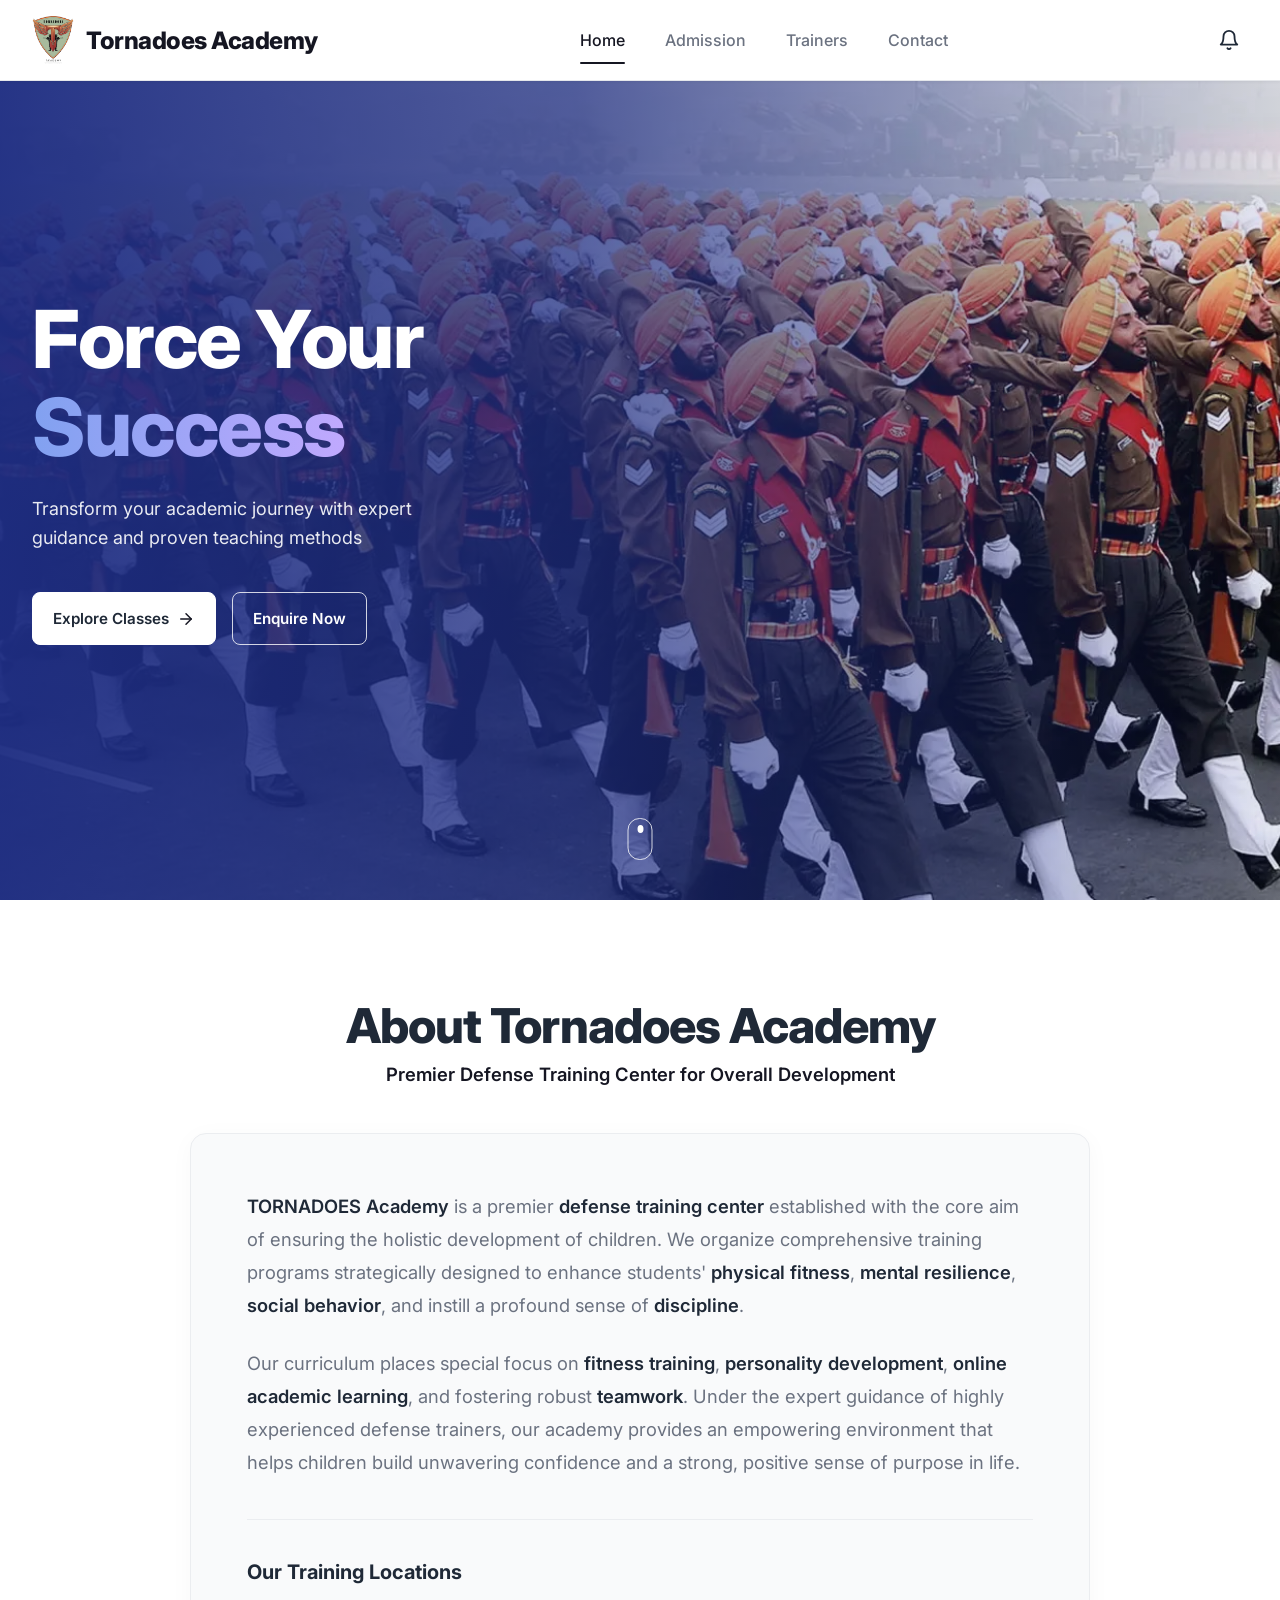
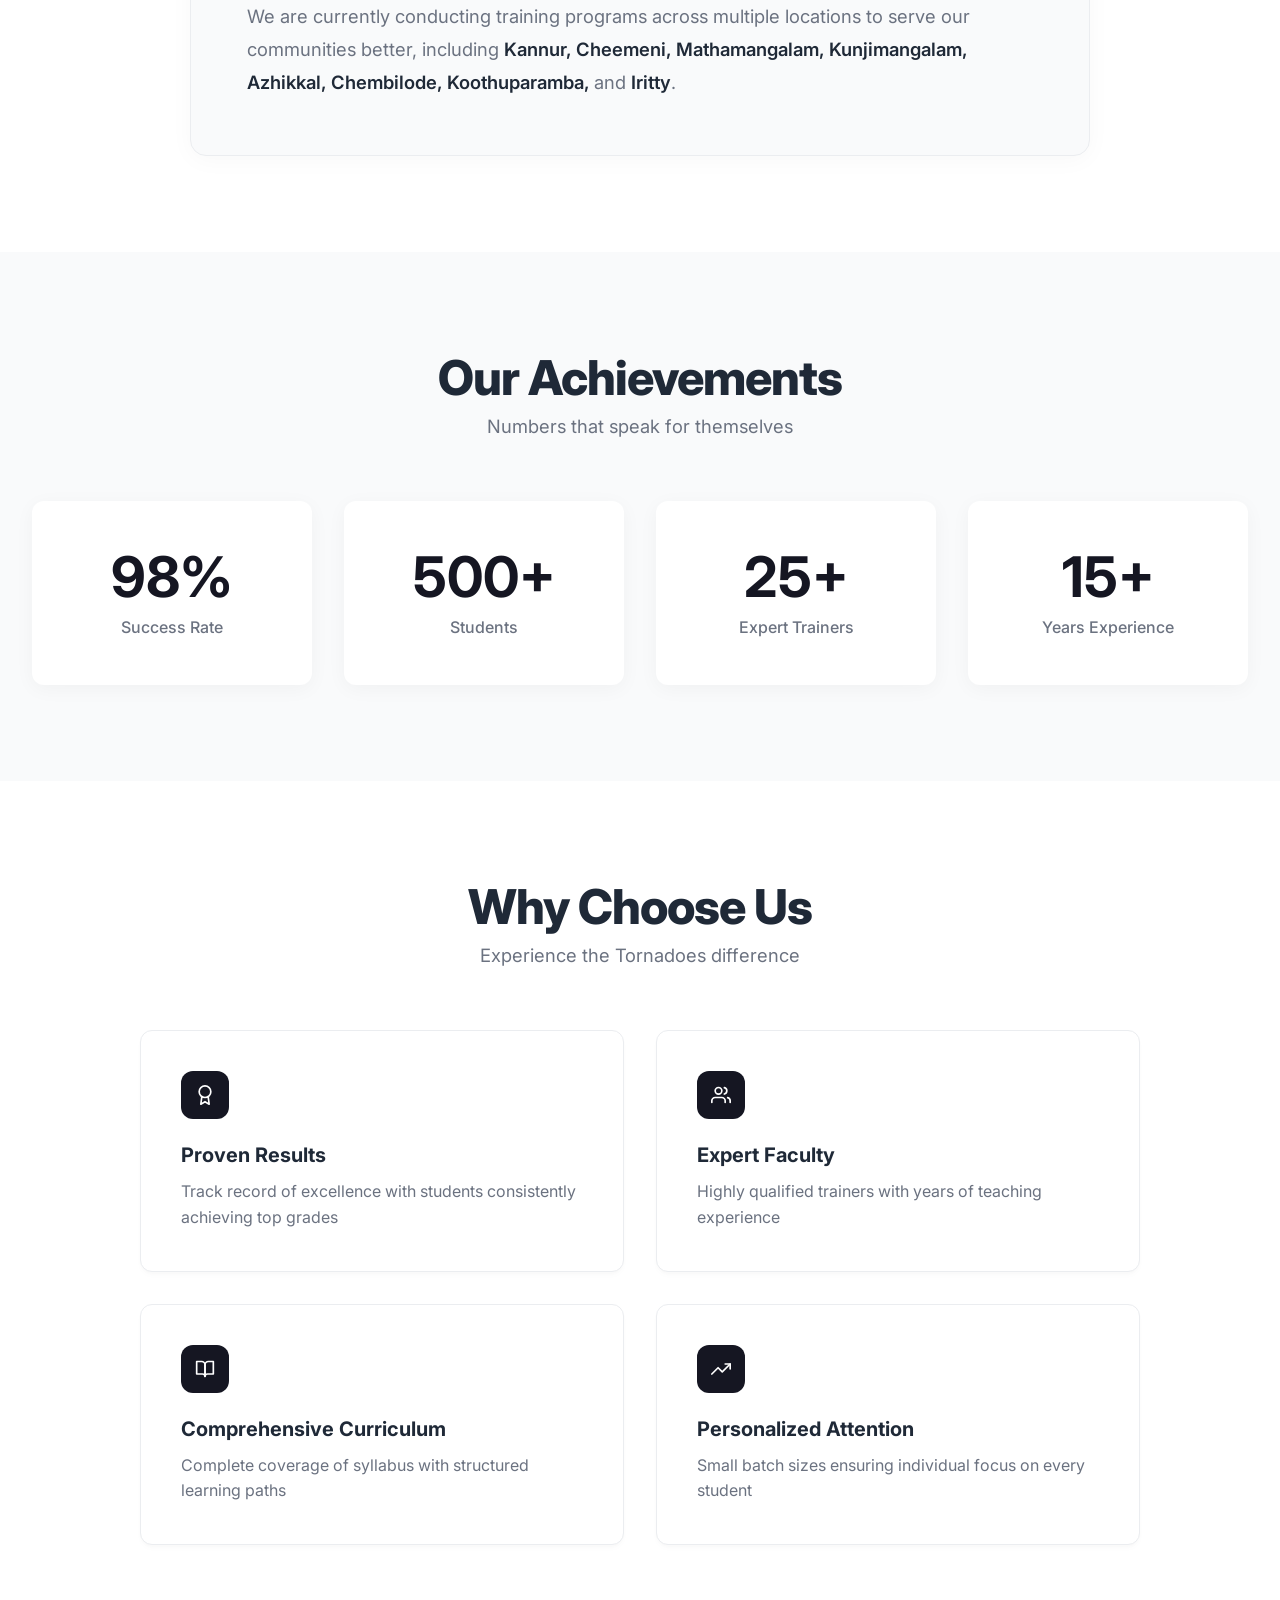
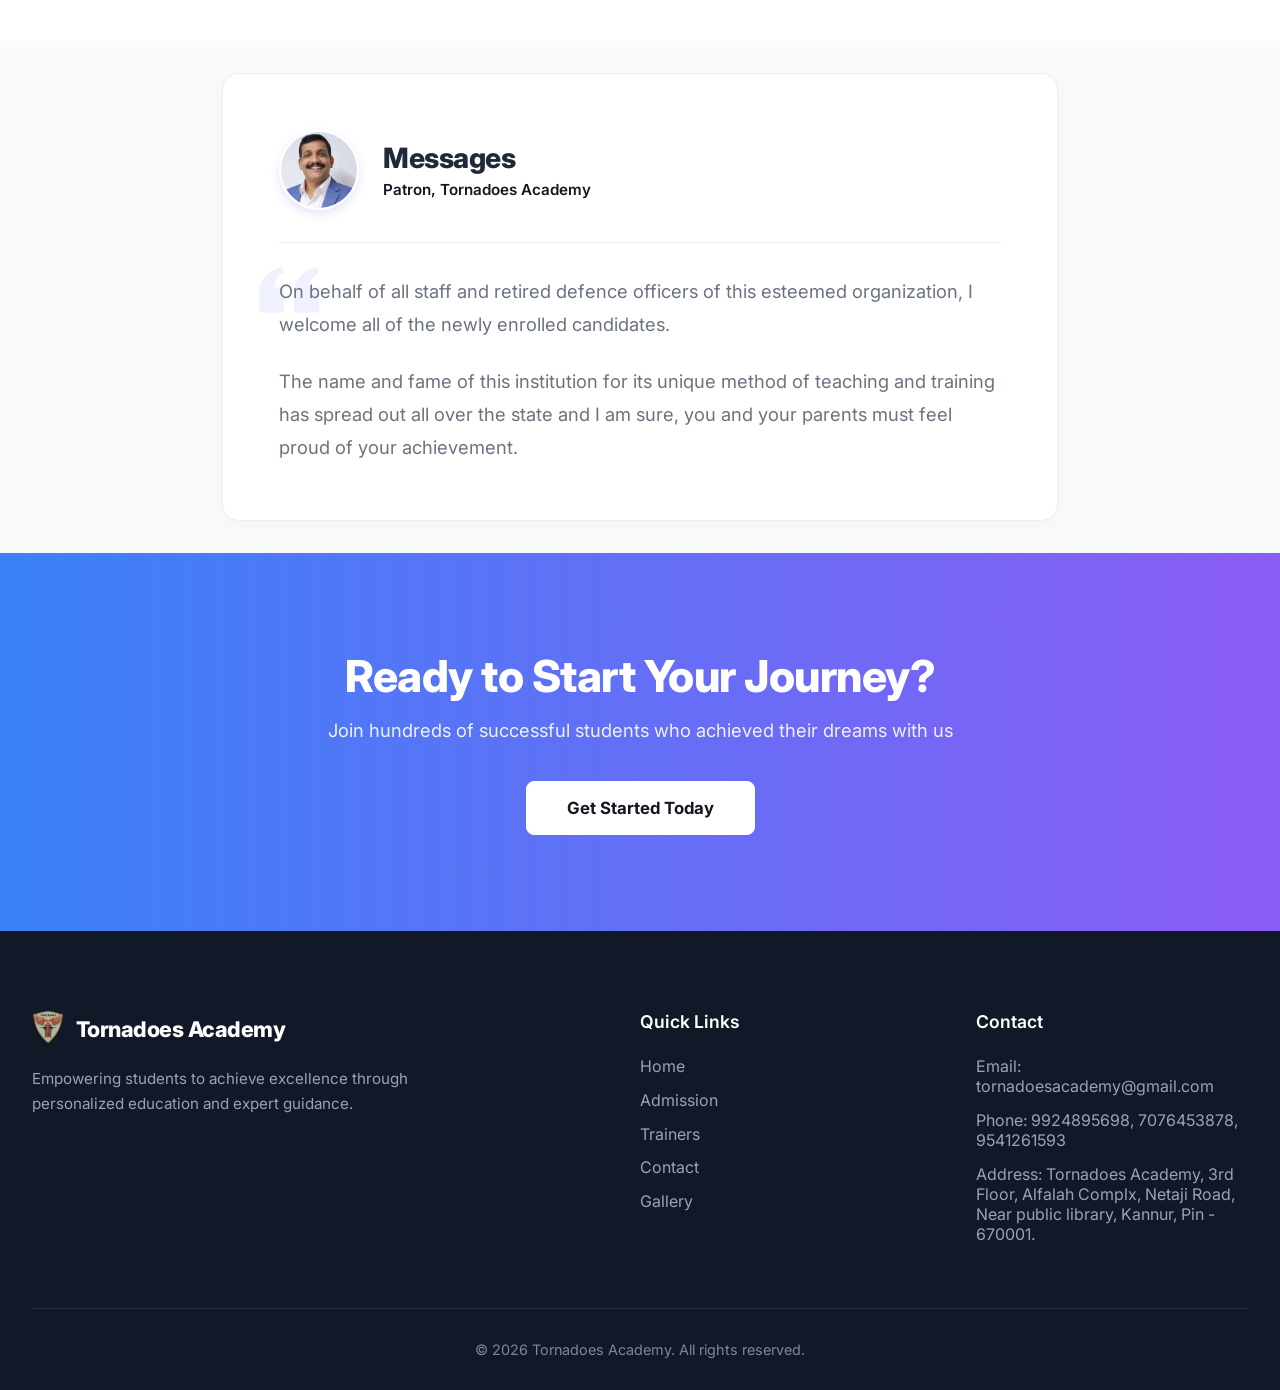
<file: index.html>
<!DOCTYPE html>
<html lang="en">
<head>
    <meta charset="UTF-8">
    <meta name="viewport" content="width=device-width, initial-scale=1.0">
    <title>Tornadoes Academy</title>
    <link rel="shortcut icon" href="assets/images/Tornadoes-logo.png" type="image/x-icon">
    <!-- Google Fonts for modern typography -->
    <link href="https://fonts.googleapis.com/css2?family=Inter:wght@400;500;600;700&display=swap" rel="stylesheet">
    <link rel="stylesheet" href="assets/css/style.css">
</head>
<body>
    <header class="header">
        <!-- News Ticker -->
        <div class="news-ticker" id="newsTicker">
            <div class="ticker-wrap">
                <div class="ticker-move" id="tickerMove">
                    <!-- News items populated by JS -->
                </div>
            </div>
        </div>
        <div class="header-container">
            <!-- Logo Section -->
            <a href="/" class="logo">
                <img src="assets/images/Tornadoes-logo.png" alt="Tornadoes Academy Logo" class="logo-img">
                <span class="logo-text">Tornadoes Academy</span>
            </a>

            <!-- Navigation -->
            <nav class="nav-menu">
                <a href="/" class="nav-link active">Home</a>
                <a href="/admission.html" class="nav-link">Admission</a>
                <a href="/trainers.html" class="nav-link">Trainers</a>
                <a href="/contact.html" class="nav-link">Contact</a>
            </nav>

            <!-- Header Right Section -->
            <div class="header-right">
                <!-- Notification Bell -->
                <div class="notification-wrapper">
                    <button class="notification-btn" id="notificationBtn" aria-label="Notifications">
                        <svg xmlns="http://www.w3.org/2000/svg" width="22" height="22" viewBox="0 0 24 24" fill="none" stroke="currentColor" stroke-width="2" stroke-linecap="round" stroke-linejoin="round"><path d="M18 8A6 6 0 0 0 6 8c0 7-3 9-3 9h18s-3-2-3-9"></path><path d="M13.73 21a2 2 0 0 1-3.46 0"></path></svg>
                        <span class="notification-dot" id="notificationDot"></span>
                    </button>

                    <!-- Popup Menu -->
                    <div class="notification-popup" id="notificationPopup">
                        <div class="popup-header">
                            <div class="popup-title-wrapper">
                                <div class="popup-icon">
                                    <svg xmlns="http://www.w3.org/2000/svg" width="24" height="24" viewBox="0 0 24 24" fill="none" stroke="currentColor" stroke-width="2" stroke-linecap="round" stroke-linejoin="round"><path d="M14 2H6a2 2 0 0 0-2 2v16a2 2 0 0 0 2 2h12a2 2 0 0 0 2-2V8z"></path><polyline points="14 2 14 8 20 8"></polyline><line x1="16" y1="13" x2="8" y2="13"></line><line x1="16" y1="17" x2="8" y2="17"></line><polyline points="10 9 9 9 8 9"></polyline></svg>
                                </div>
                                <div class="popup-header-text">
                                    <h3 class="popup-title">New Document Available</h3>
                                    <p class="popup-subtitle">Click download to save this document</p>
                                </div>
                            </div>
                            <button class="popup-close" id="popupClose" aria-label="Close">
                                <svg xmlns="http://www.w3.org/2000/svg" width="20" height="20" viewBox="0 0 24 24" fill="none" stroke="currentColor" stroke-width="2" stroke-linecap="round" stroke-linejoin="round"><line x1="18" y1="6" x2="6" y2="18"></line><line x1="6" y1="6" x2="18" y2="18"></line></svg>
                            </button>
                        </div>
                        <div class="popup-body" id="notificationList">
                            <div class="notification-loading">Loading notifications...</div>
                        </div>
                    </div>
                </div>

                <!-- Mobile Toggle -->
                <button class="mobile-menu-toggle" aria-label="Toggle Menu">
                    <svg xmlns="http://www.w3.org/2000/svg" width="24" height="24" viewBox="0 0 24 24" fill="none" stroke="currentColor" stroke-width="2" stroke-linecap="round" stroke-linejoin="round" class="icon"><line x1="3" y1="12" x2="21" y2="12"></line><line x1="3" y1="6" x2="21" y2="6"></line><line x1="3" y1="18" x2="21" y2="18"></line></svg>
                </button>
            </div>
        </div>
    </header>
    <main>
        <!-- Hero Section -->
        <section class="hero" style="background-image: linear-gradient(to right, rgba(30, 45, 130, 0.96) 0%, rgba(30, 45, 130, 0.75) 45%, rgba(30, 45, 130, 0.1) 100%), url('assets/images/home-banner.webp');">
            <div class="hero-container">
                <div class="hero-content">
                    <h1 class="hero-title">
                        Force Your<br>
                        <span class="text-gradient">Success</span>
                    </h1>
                    <p class="hero-subtitle">
                        Transform your academic journey with expert<br>
                        guidance and proven teaching methods
                    </p>
                    <div class="hero-actions">
                        <a href="/admission.html" class="btn btn-white">
                            Explore Classes
                            <svg xmlns="http://www.w3.org/2000/svg" width="18" height="18" viewBox="0 0 24 24" fill="none" stroke="currentColor" stroke-width="2" stroke-linecap="round" stroke-linejoin="round" class="icon"><path d="M5 12h14"/><path d="m12 5 7 7-7 7"/></svg>
                        </a>
                        <a href="/contact.html" class="btn btn-outline-white">Enquire Now</a>
                    </div>
                </div>
            </div>
            <div class="scroll-indicator">
                <div class="mouse"></div>
            </div>
        </section>

        <!-- About Us Section -->
        <section class="about-us" id="about">
            <div class="about-container">
                <div class="about-content">
                    <div class="about-header">
                        <h2>About Tornadoes Academy</h2>
                        <p>Premier Defense Training Center for Overall Development</p>
                    </div>
                    <div class="about-text">
                        <p><strong>TORNADOES Academy</strong> is a premier <strong>defense training center</strong> established with the core aim of ensuring the holistic development of children. We organize comprehensive training programs strategically designed to enhance students' <strong>physical fitness</strong>, <strong>mental resilience</strong>, <strong>social behavior</strong>, and instill a profound sense of <strong>discipline</strong>.</p>
                        <p>Our curriculum places special focus on <strong>fitness training</strong>, <strong>personality development</strong>, <strong>online academic learning</strong>, and fostering robust <strong>teamwork</strong>. Under the expert guidance of highly experienced defense trainers, our academy provides an empowering environment that helps children build unwavering confidence and a strong, positive sense of purpose in life.</p>
                        <div class="locations-box">
                            <h3>Our Training Locations</h3>
                            <p>We are currently conducting training programs across multiple locations to serve our communities better, including <strong>Kannur, Cheemeni, Mathamangalam, Kunjimangalam, Azhikkal, Chembilode, Koothuparamba,</strong> and <strong>Iritty</strong>.</p>
                        </div>
                    </div>
                </div>
            </div>
        </section>

        <!-- Achievements Section -->
        <section class="achievements">
            <div class="achievements-container">
                <div class="achievements-header">
                    <h2>Our Achievements</h2>
                    <p>Numbers that speak for themselves</p>
                </div>
                
                <div class="stats-grid">
                    <div class="stat-card">
                        <h3><span class="counter" data-target="98">0</span>%</h3>
                        <p>Success Rate</p>
                    </div>
                    <div class="stat-card">
                        <h3><span class="counter" data-target="500">0</span>+</h3>
                        <p>Students</p>
                    </div>
                    <div class="stat-card">
                        <h3><span class="counter" data-target="25">0</span>+</h3>
                        <p>Expert Trainers</p>
                    </div>
                    <div class="stat-card">
                        <h3><span class="counter" data-target="15">0</span>+</h3>
                        <p>Years Experience</p>
                    </div>
                </div>
            </div>
        </section>

        <!-- Why Choose Us Section -->
        <section class="features">
            <div class="features-container">
                <div class="features-header">
                    <h2>Why Choose Us</h2>
                    <p>Experience the Tornadoes difference</p>
                </div>
                
                <div class="features-grid">
                    <div class="feature-card">
                        <div class="feature-icon">
                            <svg xmlns="http://www.w3.org/2000/svg" width="20" height="20" viewBox="0 0 24 24" fill="none" stroke="currentColor" stroke-width="2" stroke-linecap="round" stroke-linejoin="round"><circle cx="12" cy="8" r="7"></circle><polyline points="8.21 13.89 7 23 12 20 17 23 15.79 13.88"></polyline></svg>
                        </div>
                        <h3>Proven Results</h3>
                        <p>Track record of excellence with students consistently achieving top grades</p>
                    </div>
                    
                    <div class="feature-card">
                        <div class="feature-icon">
                            <svg xmlns="http://www.w3.org/2000/svg" width="20" height="20" viewBox="0 0 24 24" fill="none" stroke="currentColor" stroke-width="2" stroke-linecap="round" stroke-linejoin="round"><path d="M17 21v-2a4 4 0 0 0-4-4H5a4 4 0 0 0-4 4v2"></path><circle cx="9" cy="7" r="4"></circle><path d="M23 21v-2a4 4 0 0 0-3-3.87"></path><path d="M16 3.13a4 4 0 0 1 0 7.75"></path></svg>
                        </div>
                        <h3>Expert Faculty</h3>
                        <p>Highly qualified trainers with years of teaching experience</p>
                    </div>
                    
                    <div class="feature-card">
                        <div class="feature-icon">
                            <svg xmlns="http://www.w3.org/2000/svg" width="20" height="20" viewBox="0 0 24 24" fill="none" stroke="currentColor" stroke-width="2" stroke-linecap="round" stroke-linejoin="round"><path d="M2 3h6a4 4 0 0 1 4 4v14a3 3 0 0 0-3-3H2z"></path><path d="M22 3h-6a4 4 0 0 0-4 4v14a3 3 0 0 1 3-3h7z"></path></svg>
                        </div>
                        <h3>Comprehensive Curriculum</h3>
                        <p>Complete coverage of syllabus with structured learning paths</p>
                    </div>
                    
                    <div class="feature-card">
                        <div class="feature-icon">
                            <svg xmlns="http://www.w3.org/2000/svg" width="20" height="20" viewBox="0 0 24 24" fill="none" stroke="currentColor" stroke-width="2" stroke-linecap="round" stroke-linejoin="round"><polyline points="23 6 13.5 15.5 8.5 10.5 1 18"></polyline><polyline points="17 6 23 6 23 12"></polyline></svg>
                        </div>
                        <h3>Personalized Attention</h3>
                        <p>Small batch sizes ensuring individual focus on every student</p>
                    </div>
                </div>
            </div>
        </section>

        <!-- MD's Message Section -->
        <section class="md-message">
            <div class="md-container">
                <div class="md-card">
                    <div class="md-header">
                        <img src="assets/images/manesh.webp" alt="Patron" class="md-avatar">
                        <div class="md-title">
                            <h2>Messages</h2>
                            <span>Patron, Tornadoes Academy</span>
                        </div>
                    </div>
                    <div class="md-content">
                        <svg class="quote-icon" xmlns="http://www.w3.org/2000/svg" width="60" height="60" viewBox="0 0 24 24" fill="currentColor"><path d="M14.017 21v-7.391c0-5.704 3.731-9.57 8.983-10.609l.995 2.151c-2.432.917-3.995 3.638-3.995 5.849h4v10h-9.983zm-14.017 0v-7.391c0-5.704 3.748-9.57 9-10.609l.996 2.151c-2.433.917-3.996 3.638-3.996 5.849h3.983v10h-9.983z"/></svg>
                        <p>On behalf of all staff and retired defence officers of this esteemed organization, I welcome all of the newly enrolled candidates.</p>
                        <p>The name and fame of this institution for its unique method of teaching and training has spread out all over the state and I am sure, you and your parents must feel proud of your achievement.</p>
                    </div>
                </div>
            </div>
        </section>

        <!-- CTA Section -->
        <section class="cta">
            <div class="cta-container">
                <h2>Ready to Start Your Journey?</h2>
                <p>Join hundreds of successful students who achieved their dreams with us</p>
                <a href="/admission.html" class="btn btn-white cta-btn">Get Started Today</a>
            </div>
        </section>
    </main>

    <!-- Footer Section -->
    <footer class="footer">
        <div class="footer-container">
            <div class="footer-grid">
                <!-- Branding -->
                <div class="footer-brand">
                    <a href="index.html" class="logo footer-logo">
                        <img src="assets/images/Tornadoes-logo.png" alt="Tornadoes Academy Logo" class="logo-img">
                        <span class="logo-text">Tornadoes Academy</span>
                    </a>
                    <p class="footer-desc">Empowering students to achieve excellence through personalized education and expert guidance.</p>
                </div>

                <!-- Quick Links -->
                <div class="footer-links">
                    <h4 class="footer-heading">Quick Links</h4>
                    <ul>
                        <li><a href="/">Home</a></li>
                        <li><a href="/admission.html">Admission</a></li>
                        <li><a href="/trainers.html">Trainers</a></li>
                        <li><a href="/contact.html">Contact</a></li>
                        <li><a href="/gallery.html">Gallery</a></li>
                    </ul>
                </div>

                <!-- Contact Info -->
                <div class="footer-contact">
                    <h4 class="footer-heading">Contact</h4>
                    <ul>
                        <li>Email: <a href="mailto:tornadoesacademy@gmail.com">tornadoesacademy@gmail.com</a></li>
                        <li>Phone: <a href="tel:+919924895698">9924895698</a>, <a href="tel:+917076453878">7076453878</a>, <a href="tel:+919541261593">9541261593</a></li>
                        <li>Address: Tornadoes Academy, 3rd Floor, Alfalah Complx, Netaji Road, Near public library, Kannur, Pin - 670001.</li>
                    </ul>
                </div>
            </div>

            <!-- Copyright Divider -->
            <div class="footer-bottom">
                <p>&copy; 2026 Tornadoes Academy. All rights reserved.</p>
            </div>
        </div>
    </footer>

    <!-- Javascript for animations -->
    <script src="assets/js/script.js"></script>
</body>
</html>
</file>
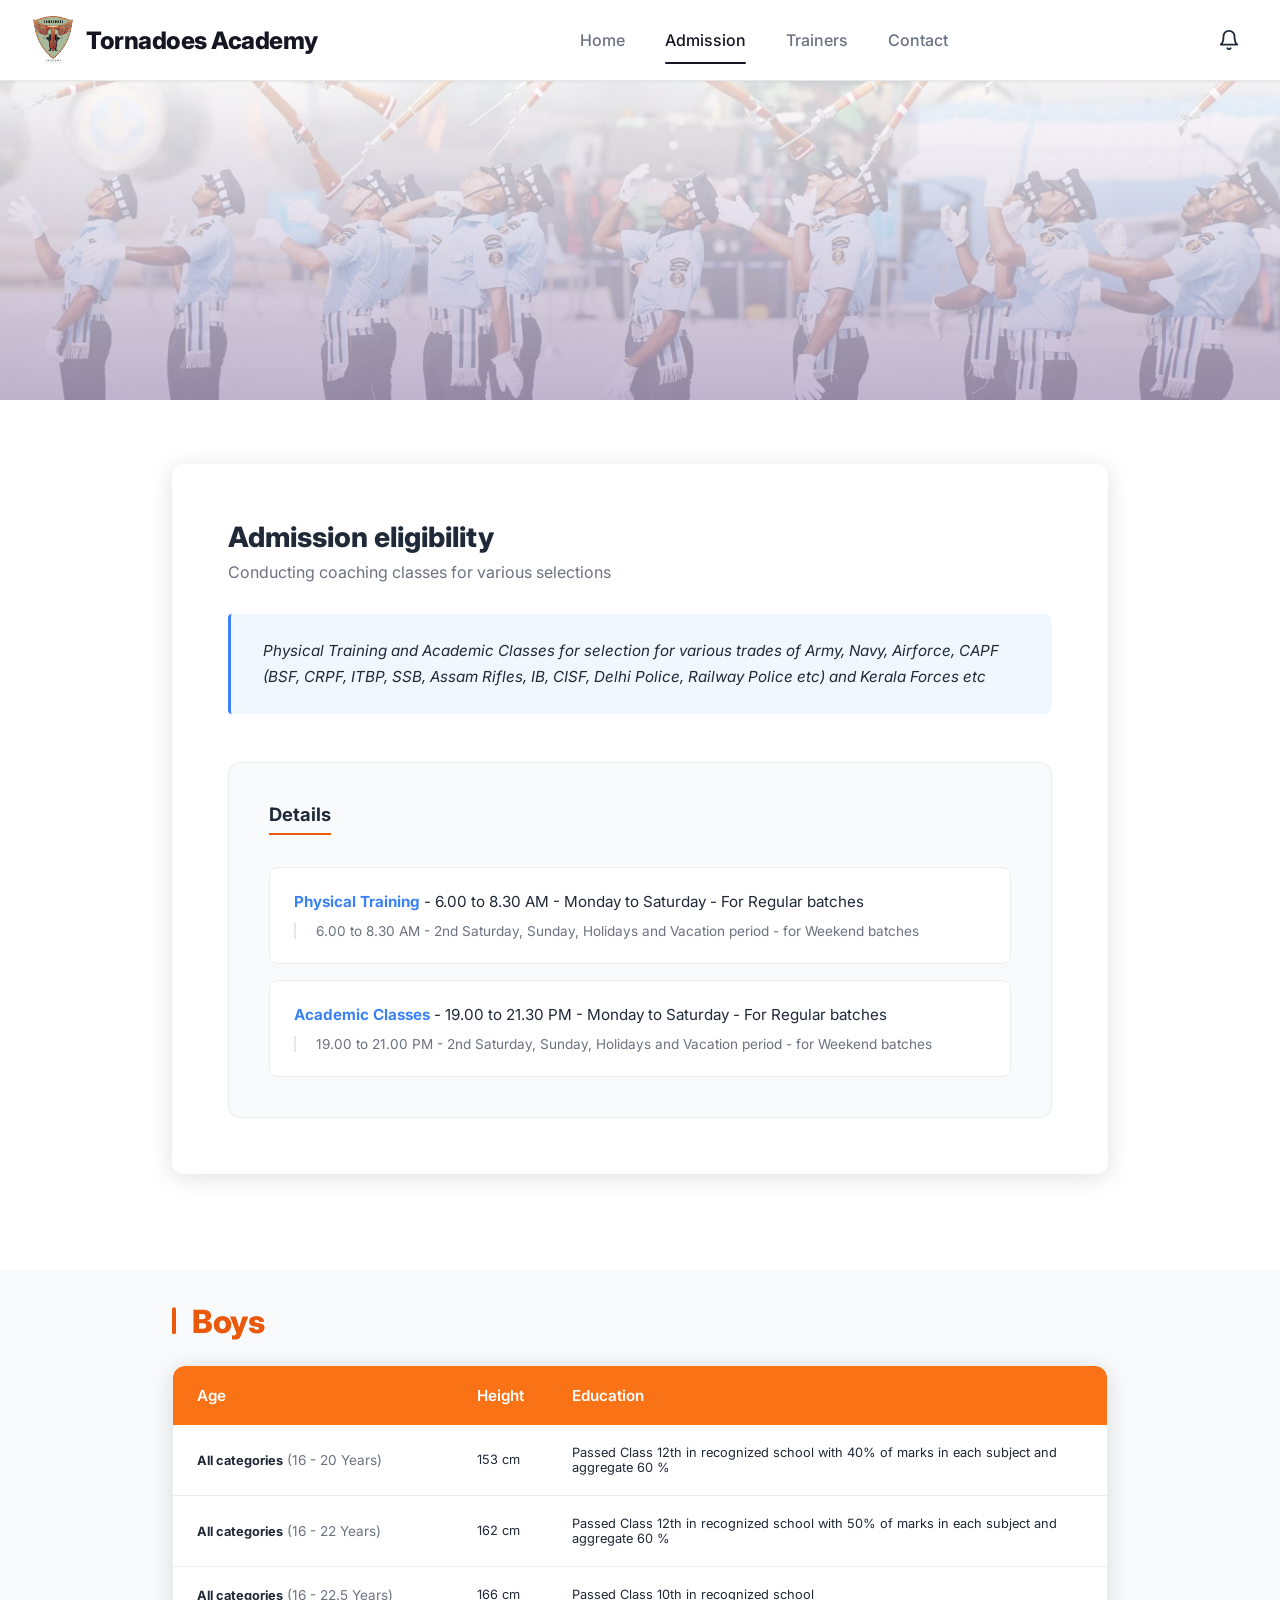
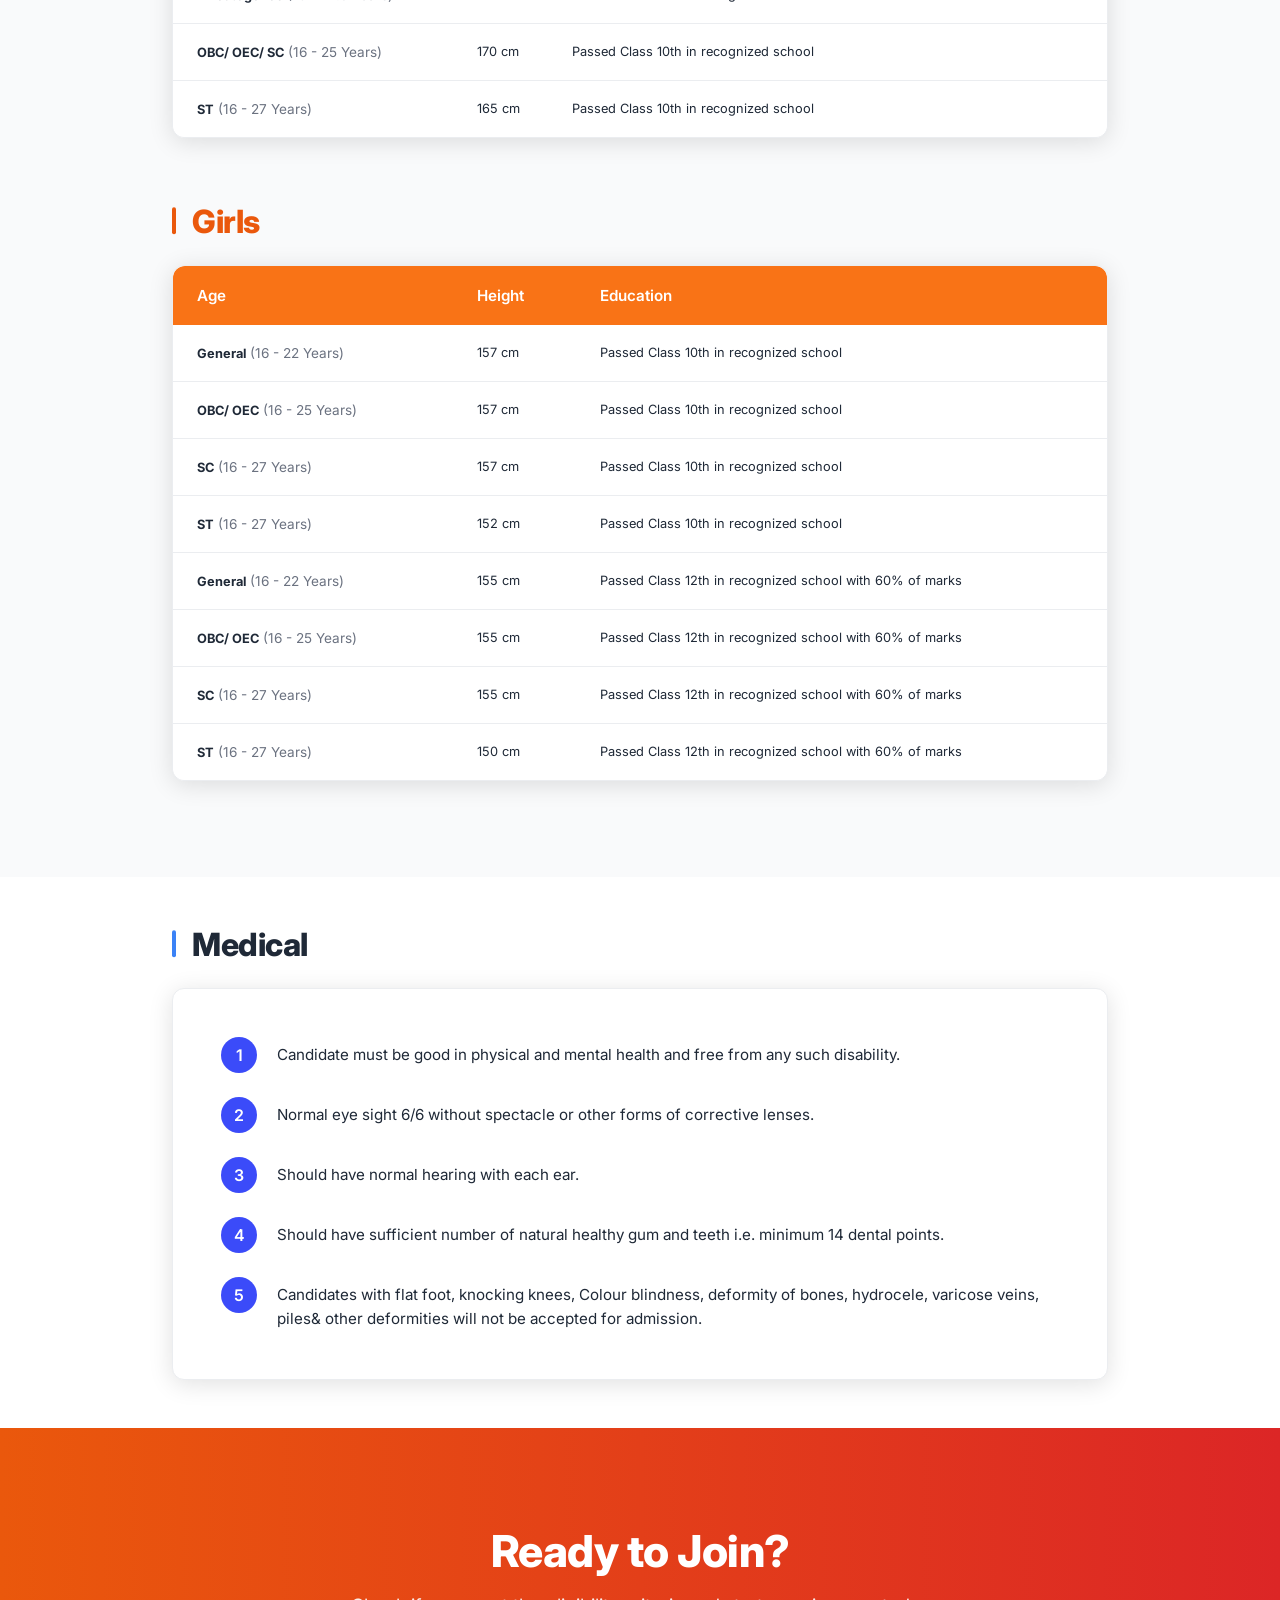
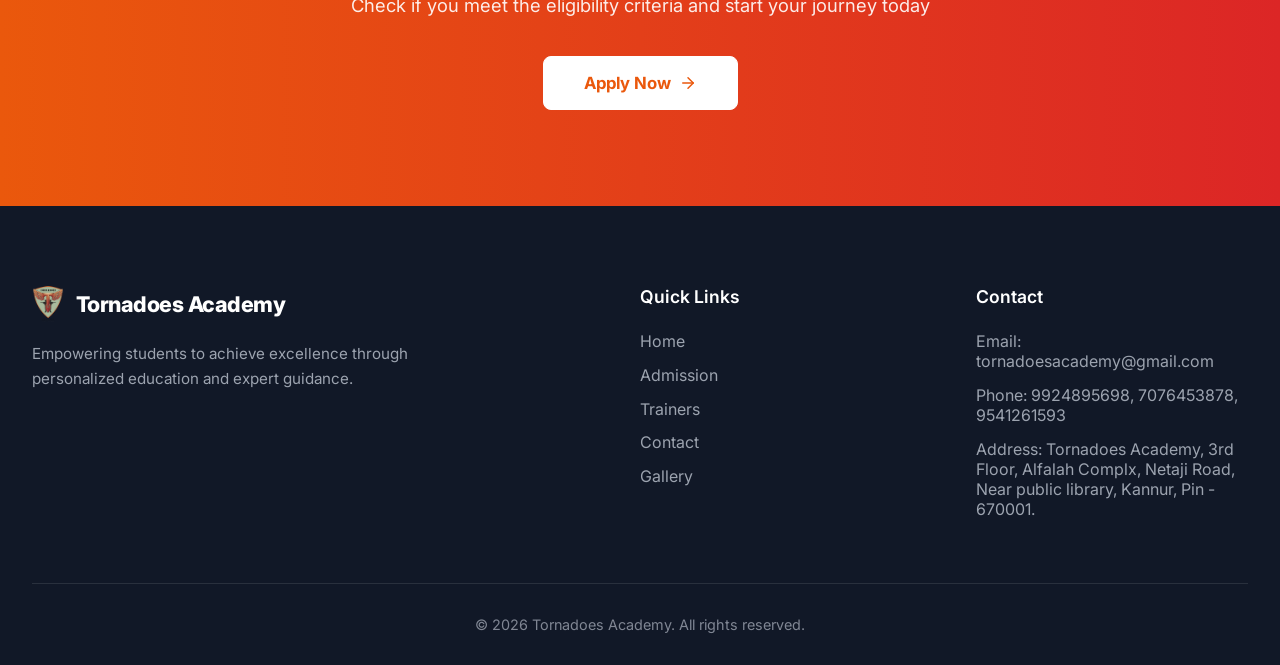
<file: admission.html>
<!DOCTYPE html>
<html lang="en">
<head>
    <meta charset="UTF-8">
    <meta name="viewport" content="width=device-width, initial-scale=1.0">
    <title>Tornadoes Academy</title>
    <link rel="shortcut icon" href="assets/images/Tornadoes-logo.png" type="image/x-icon">
    <!-- Google Fonts for modern typography -->
    <link href="https://fonts.googleapis.com/css2?family=Inter:wght@400;500;600;700&display=swap" rel="stylesheet">
    <link rel="stylesheet" href="assets/css/style.css">
</head>
<body>
    <header class="header">
        <!-- News Ticker -->
        <div class="news-ticker" id="newsTicker">
            <div class="ticker-wrap">
                <div class="ticker-move" id="tickerMove">
                    <!-- News items populated by JS -->
                </div>
            </div>
        </div>
        <div class="header-container">
            <!-- Logo Section -->
            <a href="/" class="logo">
                <img src="assets/images/Tornadoes-logo.png" alt="Tornadoes Academy Logo" class="logo-img">
                <span class="logo-text">Tornadoes Academy</span>
            </a>

            <!-- Navigation -->
            <nav class="nav-menu">
                <a href="/" class="nav-link">Home</a>
                <a href="/admission.html" class="nav-link active">Admission</a>
                <a href="/trainers.html" class="nav-link">Trainers</a>
                <a href="/contact.html" class="nav-link">Contact</a>
            </nav>

            <!-- Header Right Section -->
            <div class="header-right">
                <!-- Notification Bell -->
                <div class="notification-wrapper">
                    <button class="notification-btn" id="notificationBtn" aria-label="Notifications">
                        <svg xmlns="http://www.w3.org/2000/svg" width="22" height="22" viewBox="0 0 24 24" fill="none" stroke="currentColor" stroke-width="2" stroke-linecap="round" stroke-linejoin="round"><path d="M18 8A6 6 0 0 0 6 8c0 7-3 9-3 9h18s-3-2-3-9"></path><path d="M13.73 21a2 2 0 0 1-3.46 0"></path></svg>
                        <span class="notification-dot" id="notificationDot"></span>
                    </button>

                    <!-- Popup Menu -->
                    <div class="notification-popup" id="notificationPopup">
                        <div class="popup-header">
                            <div class="popup-title-wrapper">
                                <div class="popup-icon">
                                    <svg xmlns="http://www.w3.org/2000/svg" width="24" height="24" viewBox="0 0 24 24" fill="none" stroke="currentColor" stroke-width="2" stroke-linecap="round" stroke-linejoin="round"><path d="M14 2H6a2 2 0 0 0-2 2v16a2 2 0 0 0 2 2h12a2 2 0 0 0 2-2V8z"></path><polyline points="14 2 14 8 20 8"></polyline><line x1="16" y1="13" x2="8" y2="13"></line><line x1="16" y1="17" x2="8" y2="17"></line><polyline points="10 9 9 9 8 9"></polyline></svg>
                                </div>
                                <div class="popup-header-text">
                                    <h3 class="popup-title">New Document Available</h3>
                                    <p class="popup-subtitle">Click download to save this document</p>
                                </div>
                            </div>
                            <button class="popup-close" id="popupClose" aria-label="Close">
                                <svg xmlns="http://www.w3.org/2000/svg" width="20" height="20" viewBox="0 0 24 24" fill="none" stroke="currentColor" stroke-width="2" stroke-linecap="round" stroke-linejoin="round"><line x1="18" y1="6" x2="6" y2="18"></line><line x1="6" y1="6" x2="18" y2="18"></line></svg>
                            </button>
                        </div>
                        <div class="popup-body" id="notificationList">
                            <div class="notification-loading">Loading notifications...</div>
                        </div>
                    </div>
                </div>

                <!-- Mobile Toggle -->
                <button class="mobile-menu-toggle" aria-label="Toggle Menu">
                    <svg xmlns="http://www.w3.org/2000/svg" width="24" height="24" viewBox="0 0 24 24" fill="none" stroke="currentColor" stroke-width="2" stroke-linecap="round" stroke-linejoin="round" class="icon"><line x1="3" y1="12" x2="21" y2="12"></line><line x1="3" y1="6" x2="21" y2="6"></line><line x1="3" y1="18" x2="21" y2="18"></line></svg>
                </button>
            </div>
        </div>
    </header>
    <main>
        <!-- Page Header -->
        <section class="page-header admission-banner" style="background-image: linear-gradient(rgba(255, 255, 255, 0.8), rgba(182, 169, 201, 0.8)), url('assets/images/admission-bg.webp');background-position: center;background-size: cover; background-repeat: no-repeat; ">
            <div class="page-header-container">
                
            </div>
        </section>

        <!-- Courses Section -->
        <section class="courses-section">
            <div class="courses-container">
                <div class="course-card">
                    <h2 class="course-title">Admission eligibility</h2>
                    <p class="course-subtitle">Conducting coaching classes for various selections</p>
                    
                    <div class="course-highlight">
                        <p>Physical Training and Academic Classes for selection for various trades of Army, Navy, Airforce, CAPF (BSF, CRPF, ITBP, SSB, Assam Rifles, IB, CISF, Delhi Police, Railway Police etc) and Kerala Forces etc</p>
                    </div>

                    <div class="course-details-wrapper">
                        <div class="details-tab">
                            <h3>Details</h3>
                        </div>
                        
                        <div class="details-content">
                            <div class="detail-item">
                                <p class="primary-detail"><strong>Physical Training</strong> - 6.00 to 8.30 AM - Monday to Saturday - For Regular batches</p>
                                <p class="secondary-detail">6.00 to 8.30 AM - 2nd Saturday, Sunday, Holidays and Vacation period - for Weekend batches</p>
                            </div>
                            
                            <div class="detail-item">
                                <p class="primary-detail"><strong>Academic Classes</strong> - 19.00 to 21.30 PM - Monday to Saturday - For Regular batches</p>
                                <p class="secondary-detail">19.00 to 21.00 PM - 2nd Saturday, Sunday, Holidays and Vacation period - for Weekend batches</p>
                            </div>
                        </div>
                    </div>
                </div>
            </div>
        </section>

        <!-- Eligibility Tables Section -->
        <section class="eligibility-section">
            <div class="eligibility-container">
                
                <!-- Boys Section -->
                <div class="eligibility-category">
                    <div class="category-header">
                        <h2>Boys</h2>
                    </div>
                    <div class="table-responsive">
                        <table class="eligibility-table">
                            <thead>
                                <tr>
                                    <th>Age</th>
                                    <th>Height</th>
                                    <th>Education</th>
                                </tr>
                            </thead>
                            <tbody>
                                <tr>
                                    <td><strong>All categories</strong> <span>(16 - 20 Years)</span></td>
                                    <td>153 cm</td>
                                    <td>Passed Class 12th in recognized school with 40% of marks in each subject and aggregate 60 %</td>
                                </tr>
                                <tr>
                                    <td><strong>All categories</strong> <span>(16 - 22 Years)</span></td>
                                    <td>162 cm</td>
                                    <td>Passed Class 12th in recognized school with 50% of marks in each subject and aggregate 60 %</td>
                                </tr>
                                <tr>
                                    <td><strong>All categories</strong> <span>(16 - 22.5 Years)</span></td>
                                    <td>166 cm</td>
                                    <td>Passed Class 10th in recognized school</td>
                                </tr>
                                <tr>
                                    <td><strong>OBC/ OEC/ SC</strong> <span>(16 - 25 Years)</span></td>
                                    <td>170 cm</td>
                                    <td>Passed Class 10th in recognized school</td>
                                </tr>
                                <tr>
                                    <td><strong>ST</strong> <span>(16 - 27 Years)</span></td>
                                    <td>165 cm</td>
                                    <td>Passed Class 10th in recognized school</td>
                                </tr>
                            </tbody>
                        </table>
                    </div>
                </div>

                <!-- Girls Section -->
                <div class="eligibility-category">
                    <div class="category-header">
                        <h2>Girls</h2>
                    </div>
                    <div class="table-responsive">
                        <table class="eligibility-table">
                            <thead>
                                <tr>
                                    <th>Age</th>
                                    <th>Height</th>
                                    <th>Education</th>
                                </tr>
                            </thead>
                            <tbody>
                                <tr>
                                    <td><strong>General</strong> <span>(16 - 22 Years)</span></td>
                                    <td>157 cm</td>
                                    <td>Passed Class 10th in recognized school</td>
                                </tr>
                                <tr>
                                    <td><strong>OBC/ OEC</strong> <span>(16 - 25 Years)</span></td>
                                    <td>157 cm</td>
                                    <td>Passed Class 10th in recognized school</td>
                                </tr>
                                <tr>
                                    <td><strong>SC</strong> <span>(16 - 27 Years)</span></td>
                                    <td>157 cm</td>
                                    <td>Passed Class 10th in recognized school</td>
                                </tr>
                                <tr>
                                    <td><strong>ST</strong> <span>(16 - 27 Years)</span></td>
                                    <td>152 cm</td>
                                    <td>Passed Class 10th in recognized school</td>
                                </tr>
                                <tr>
                                    <td><strong>General</strong> <span>(16 - 22 Years)</span></td>
                                    <td>155 cm</td>
                                    <td>Passed Class 12th in recognized school with 60% of marks</td>
                                </tr>
                                <tr>
                                    <td><strong>OBC/ OEC</strong> <span>(16 - 25 Years)</span></td>
                                    <td>155 cm</td>
                                    <td>Passed Class 12th in recognized school with 60% of marks</td>
                                </tr>
                                <tr>
                                    <td><strong>SC</strong> <span>(16 - 27 Years)</span></td>
                                    <td>155 cm</td>
                                    <td>Passed Class 12th in recognized school with 60% of marks</td>
                                </tr>
                                <tr>
                                    <td><strong>ST</strong> <span>(16 - 27 Years)</span></td>
                                    <td>150 cm</td>
                                    <td>Passed Class 12th in recognized school with 60% of marks</td>
                                </tr>
                            </tbody>
                        </table>
                    </div>
                </div>
            </div>
        </section>

        <!-- Medical Section -->
        <section class="medical-section">
            <div class="medical-container">
                <div class="category-header medical-header">
                    <h2>Medical</h2>
                </div>
                <div class="medical-card">
                    <ul class="medical-list">
                        <li>
                            <span class="list-number">1</span>
                            <p>Candidate must be good in physical and mental health and free from any such disability.</p>
                        </li>
                        <li>
                            <span class="list-number">2</span>
                            <p>Normal eye sight 6/6 without spectacle or other forms of corrective lenses.</p>
                        </li>
                        <li>
                            <span class="list-number">3</span>
                            <p>Should have normal hearing with each ear.</p>
                        </li>
                        <li>
                            <span class="list-number">4</span>
                            <p>Should have sufficient number of natural healthy gum and teeth i.e. minimum 14 dental points.</p>
                        </li>
                        <li>
                            <span class="list-number">5</span>
                            <p>Candidates with flat foot, knocking knees, Colour blindness, deformity of bones, hydrocele, varicose veins, piles& other deformities will not be accepted for admission.</p>
                        </li>
                    </ul>
                </div>
            </div>
        </section>

        <!-- CTA Section -->
        <section class="cta cta-orange">
            <div class="cta-container">
                <h2>Ready to Join?</h2>
                <p>Check if you meet the eligibility criteria and start your journey today</p>
                <a href="/contact.html" class="btn btn-white cta-btn">
                    Apply Now
                    <svg xmlns="http://www.w3.org/2000/svg" width="18" height="18" viewBox="0 0 24 24" fill="none" stroke="currentColor" stroke-width="2" stroke-linecap="round" stroke-linejoin="round" class="icon"><path d="M5 12h14"/><path d="m12 5 7 7-7 7"/></svg>
                </a>
            </div>
        </section>
    </main>
    <!-- Footer Section -->
    <footer class="footer">
        <div class="footer-container">
            <div class="footer-grid">
                <!-- Branding -->
                <div class="footer-brand">
                    <a href="index.html" class="logo footer-logo">
                        <img src="assets/images/Tornadoes-logo.png" alt="Tornadoes Academy Logo" class="logo-img">
                        <span class="logo-text">Tornadoes Academy</span>
                    </a>
                    <p class="footer-desc">Empowering students to achieve excellence through personalized education and expert guidance.</p>
                </div>

                <!-- Quick Links -->
                <div class="footer-links">
                    <h4 class="footer-heading">Quick Links</h4>
                    <ul>
                        <li><a href="/">Home</a></li>
                        <li><a href="/admission.html">Admission</a></li>
                        <li><a href="/trainers.html">Trainers</a></li>
                        <li><a href="/contact.html">Contact</a></li>
                        <li><a href="/gallery.html">Gallery</a></li>
                    </ul>
                </div>

                <!-- Contact Info -->
                <div class="footer-contact">
                    <h4 class="footer-heading">Contact</h4>
                    <ul>
                        <li>Email: <a href="mailto:tornadoesacademy@gmail.com">tornadoesacademy@gmail.com</a></li>
                        <li>Phone: <a href="tel:+919924895698">9924895698</a>, <a href="tel:+917076453878">7076453878</a>, <a href="tel:+919541261593">9541261593</a></li>
                        <li>Address: Tornadoes Academy, 3rd Floor, Alfalah Complx, Netaji Road, Near public library, Kannur, Pin - 670001.</li>
                    </ul>
                </div>
            </div>

            <!-- Copyright Divider -->
            <div class="footer-bottom">
                <p>&copy; 2026 Tornadoes Academy. All rights reserved.</p>
            </div>
        </div>
    </footer>

    <!-- Javascript for animations -->
    <script src="assets/js/script.js"></script>
</body>
</html>
</file>
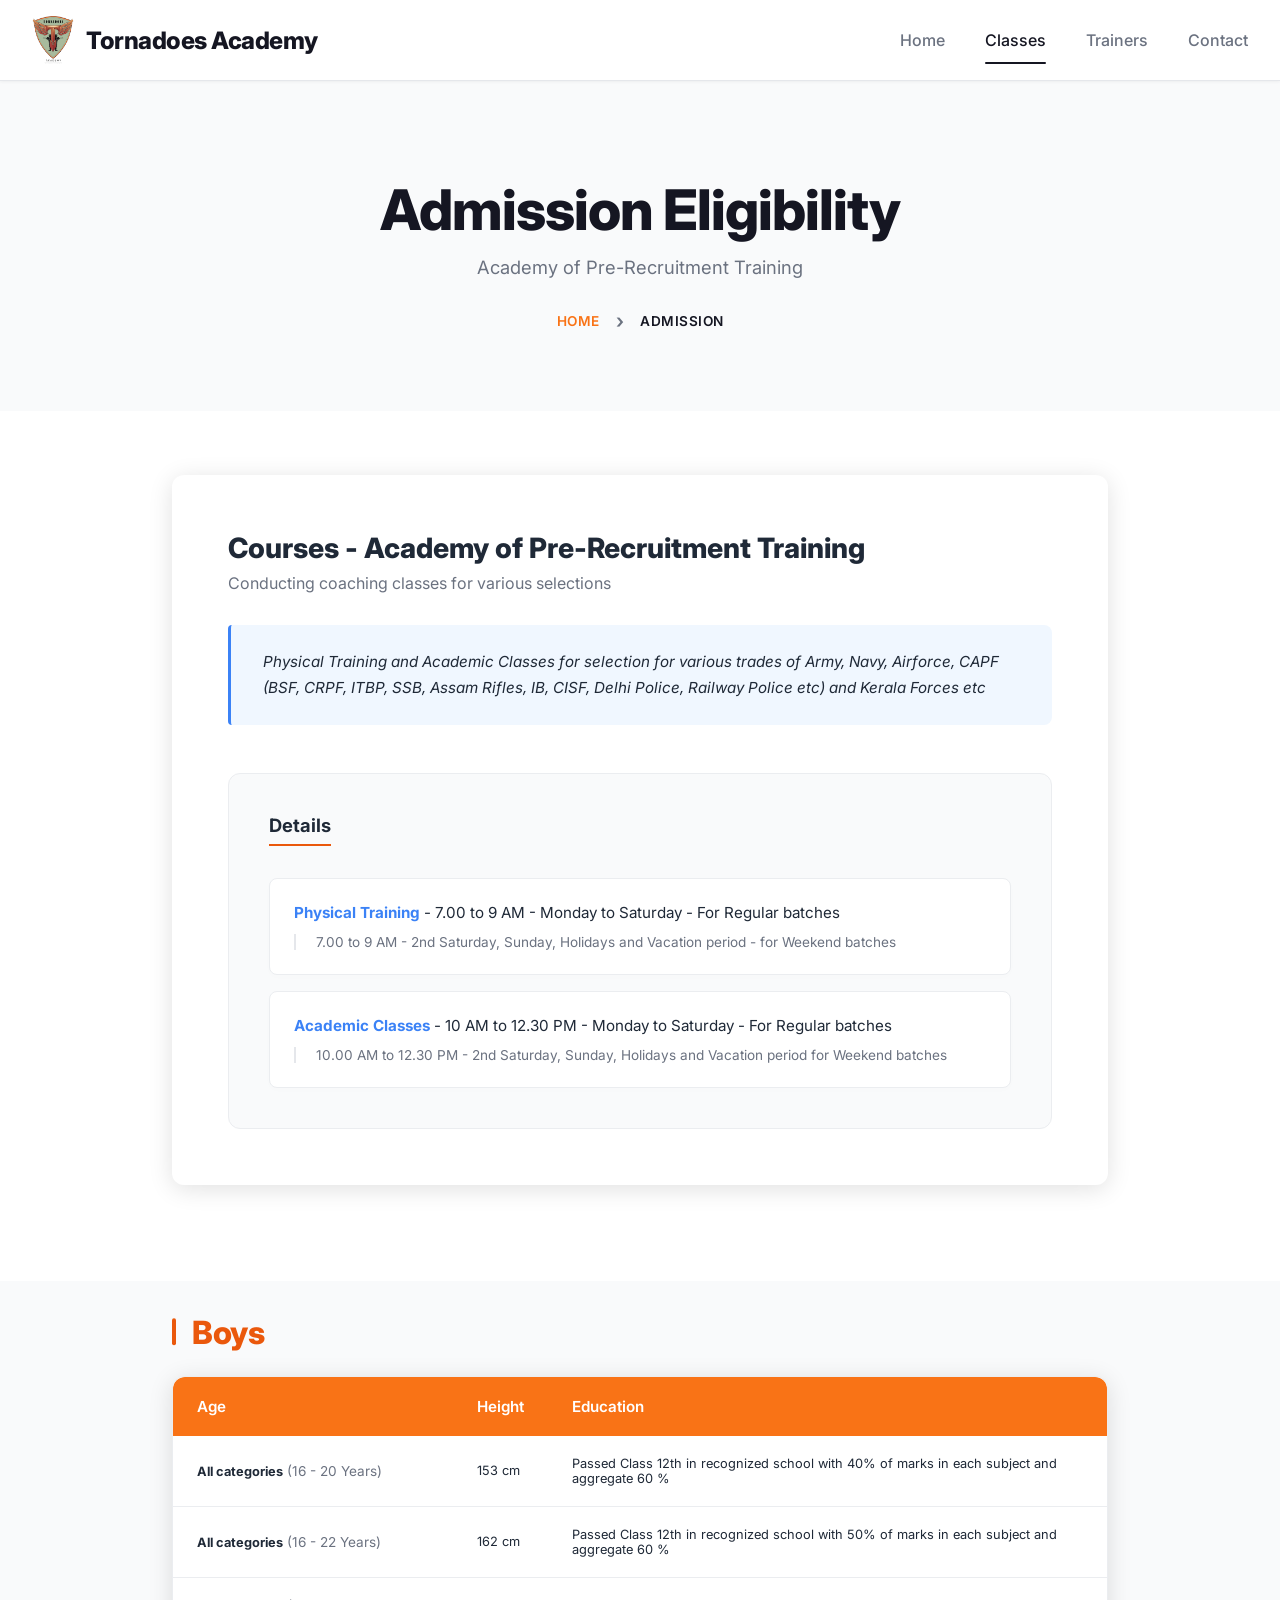
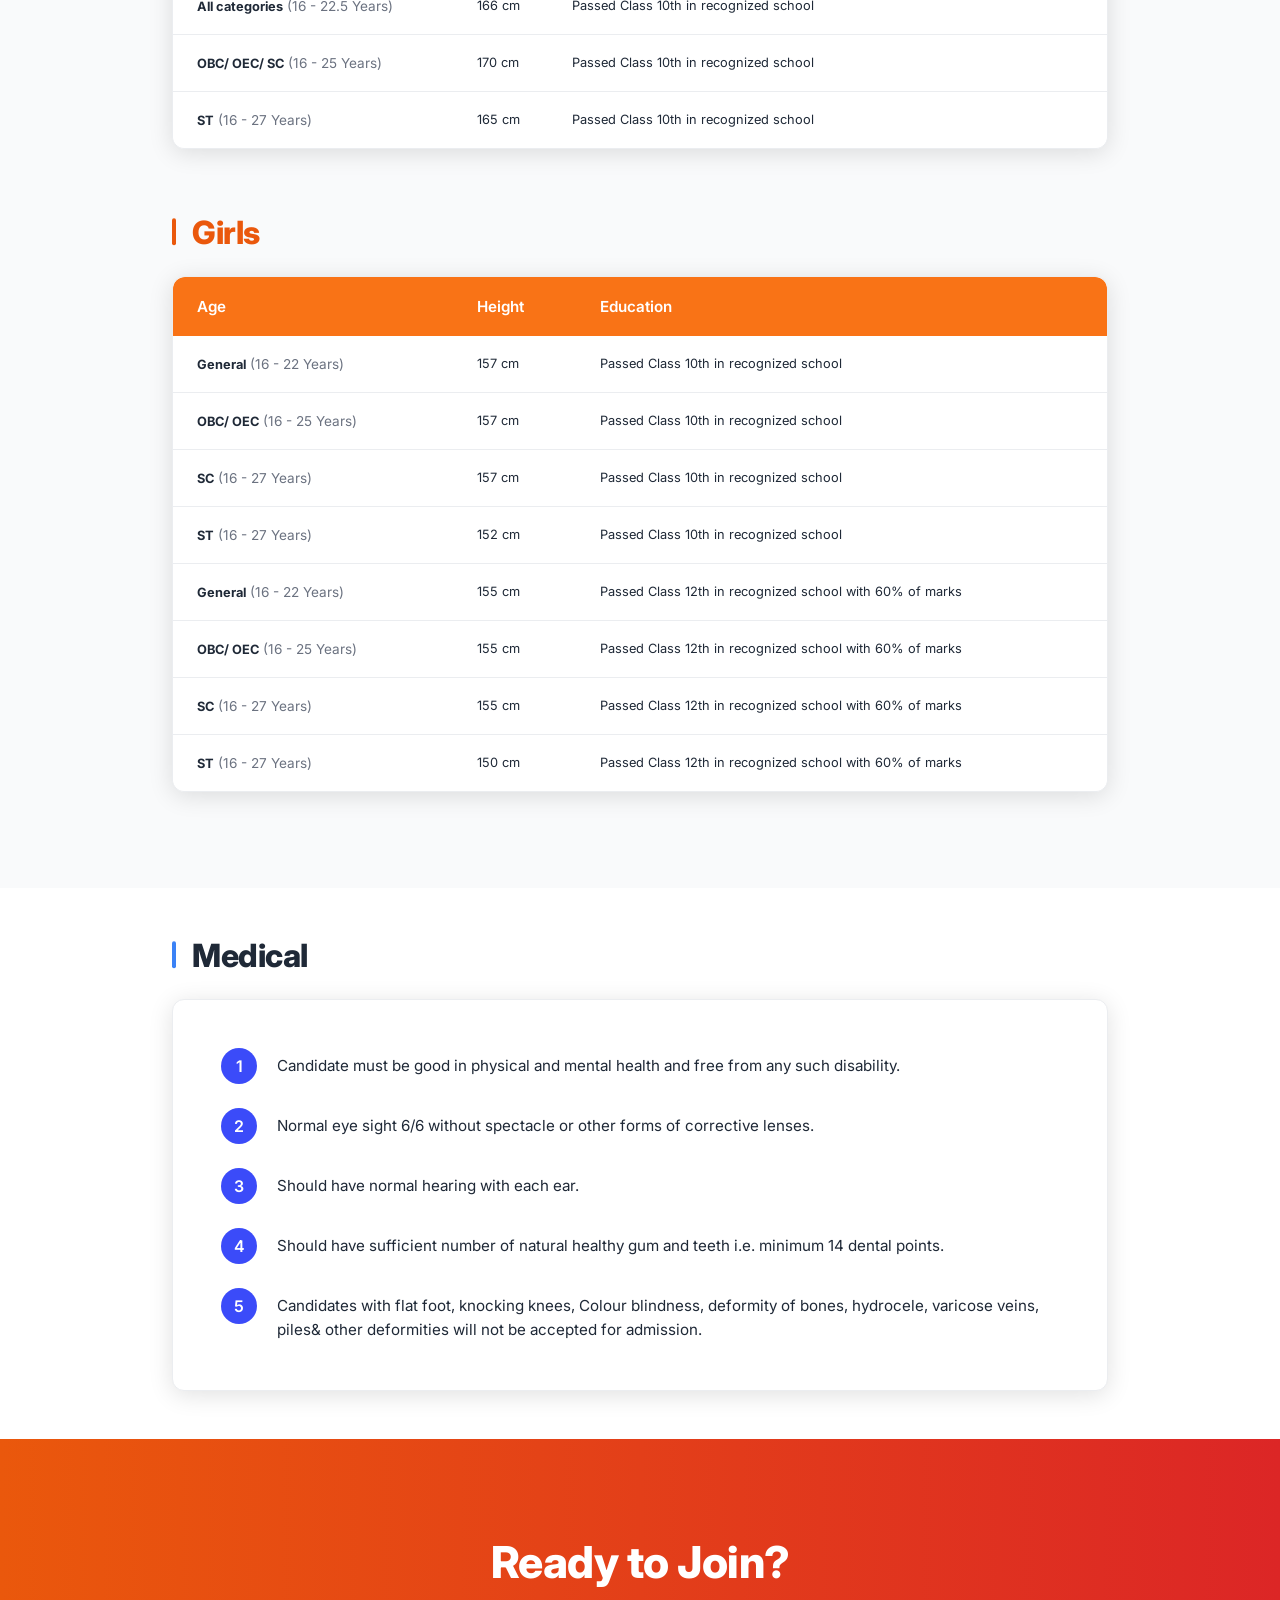
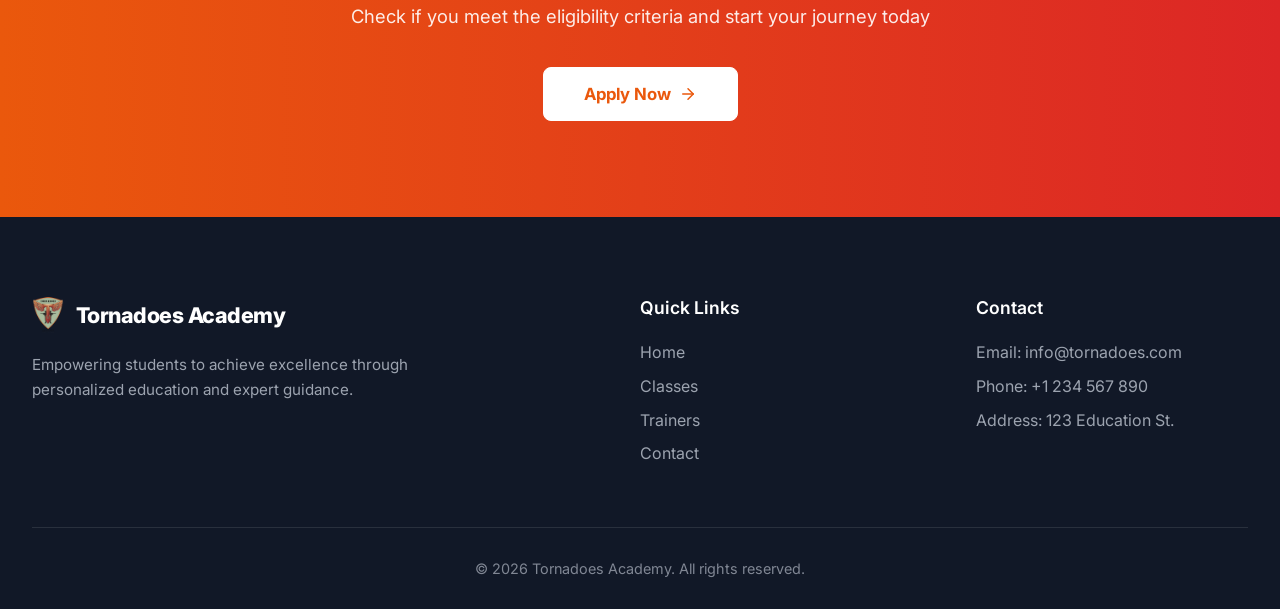
<file: classes.html>
<!DOCTYPE html>
<html lang="en">
<head>
    <meta charset="UTF-8">
    <meta name="viewport" content="width=device-width, initial-scale=1.0">
    <title>Tornadoes Academy</title>
    <link rel="shortcut icon" href="assets/images/Tornadoes-logo.png" type="image/x-icon">
    <!-- Google Fonts for modern typography -->
    <link href="https://fonts.googleapis.com/css2?family=Inter:wght@400;500;600;700&display=swap" rel="stylesheet">
    <link rel="stylesheet" href="assets/css/style.css">
</head>
<body>
    <header class="header">
        <div class="header-container">
            <!-- Logo Section -->
            <a href="#" class="logo">
                <img src="assets/images/Tornadoes-logo.png" alt="Tornadoes Academy Logo" class="logo-img">
                <span class="logo-text">Tornadoes Academy</span>
            </a>

            <!-- Navigation -->
            <nav class="nav-menu">
                <a href="/" class="nav-link">Home</a>
                <a href="/classes.html" class="nav-link active">Classes</a>
                <a href="/trainers.html" class="nav-link">Trainers</a>
                <a href="/contact.html" class="nav-link">Contact</a>
            </nav>

            <!-- Mobile Toggle -->
            <button class="mobile-menu-toggle" aria-label="Toggle Menu">
                <svg xmlns="http://www.w3.org/2000/svg" width="24" height="24" viewBox="0 0 24 24" fill="none" stroke="currentColor" stroke-width="2" stroke-linecap="round" stroke-linejoin="round" class="icon"><line x1="3" y1="12" x2="21" y2="12"></line><line x1="3" y1="6" x2="21" y2="6"></line><line x1="3" y1="18" x2="21" y2="18"></line></svg>
            </button>
        </div>
    </header>
    <main>
        <!-- Page Header -->
        <section class="page-header">
            <div class="page-header-container">
                <h1 class="page-title">Admission Eligibility</h1>
                <p class="page-subtitle">Academy of Pre-Recruitment Training</p>
                <div class="breadcrumb">
                    <a href="/">HOME</a>
                    <span class="separator">&rsaquo;</span>
                    <span class="current">ADMISSION</span>
                </div>
            </div>
        </section>

        <!-- Courses Section -->
        <section class="courses-section">
            <div class="courses-container">
                <div class="course-card">
                    <h2 class="course-title">Courses - Academy of Pre-Recruitment Training</h2>
                    <p class="course-subtitle">Conducting coaching classes for various selections</p>
                    
                    <div class="course-highlight">
                        <p>Physical Training and Academic Classes for selection for various trades of Army, Navy, Airforce, CAPF (BSF, CRPF, ITBP, SSB, Assam Rifles, IB, CISF, Delhi Police, Railway Police etc) and Kerala Forces etc</p>
                    </div>

                    <div class="course-details-wrapper">
                        <div class="details-tab">
                            <h3>Details</h3>
                        </div>
                        
                        <div class="details-content">
                            <div class="detail-item">
                                <p class="primary-detail"><strong>Physical Training</strong> - 7.00 to 9 AM - Monday to Saturday - For Regular batches</p>
                                <p class="secondary-detail">7.00 to 9 AM - 2nd Saturday, Sunday, Holidays and Vacation period - for Weekend batches</p>
                            </div>
                            
                            <div class="detail-item">
                                <p class="primary-detail"><strong>Academic Classes</strong> - 10 AM to 12.30 PM - Monday to Saturday - For Regular batches</p>
                                <p class="secondary-detail">10.00 AM to 12.30 PM - 2nd Saturday, Sunday, Holidays and Vacation period for Weekend batches</p>
                            </div>
                        </div>
                    </div>
                </div>
            </div>
        </section>

        <!-- Eligibility Tables Section -->
        <section class="eligibility-section">
            <div class="eligibility-container">
                
                <!-- Boys Section -->
                <div class="eligibility-category">
                    <div class="category-header">
                        <h2>Boys</h2>
                    </div>
                    <div class="table-responsive">
                        <table class="eligibility-table">
                            <thead>
                                <tr>
                                    <th>Age</th>
                                    <th>Height</th>
                                    <th>Education</th>
                                </tr>
                            </thead>
                            <tbody>
                                <tr>
                                    <td><strong>All categories</strong> <span>(16 - 20 Years)</span></td>
                                    <td>153 cm</td>
                                    <td>Passed Class 12th in recognized school with 40% of marks in each subject and aggregate 60 %</td>
                                </tr>
                                <tr>
                                    <td><strong>All categories</strong> <span>(16 - 22 Years)</span></td>
                                    <td>162 cm</td>
                                    <td>Passed Class 12th in recognized school with 50% of marks in each subject and aggregate 60 %</td>
                                </tr>
                                <tr>
                                    <td><strong>All categories</strong> <span>(16 - 22.5 Years)</span></td>
                                    <td>166 cm</td>
                                    <td>Passed Class 10th in recognized school</td>
                                </tr>
                                <tr>
                                    <td><strong>OBC/ OEC/ SC</strong> <span>(16 - 25 Years)</span></td>
                                    <td>170 cm</td>
                                    <td>Passed Class 10th in recognized school</td>
                                </tr>
                                <tr>
                                    <td><strong>ST</strong> <span>(16 - 27 Years)</span></td>
                                    <td>165 cm</td>
                                    <td>Passed Class 10th in recognized school</td>
                                </tr>
                            </tbody>
                        </table>
                    </div>
                </div>

                <!-- Girls Section -->
                <div class="eligibility-category">
                    <div class="category-header">
                        <h2>Girls</h2>
                    </div>
                    <div class="table-responsive">
                        <table class="eligibility-table">
                            <thead>
                                <tr>
                                    <th>Age</th>
                                    <th>Height</th>
                                    <th>Education</th>
                                </tr>
                            </thead>
                            <tbody>
                                <tr>
                                    <td><strong>General</strong> <span>(16 - 22 Years)</span></td>
                                    <td>157 cm</td>
                                    <td>Passed Class 10th in recognized school</td>
                                </tr>
                                <tr>
                                    <td><strong>OBC/ OEC</strong> <span>(16 - 25 Years)</span></td>
                                    <td>157 cm</td>
                                    <td>Passed Class 10th in recognized school</td>
                                </tr>
                                <tr>
                                    <td><strong>SC</strong> <span>(16 - 27 Years)</span></td>
                                    <td>157 cm</td>
                                    <td>Passed Class 10th in recognized school</td>
                                </tr>
                                <tr>
                                    <td><strong>ST</strong> <span>(16 - 27 Years)</span></td>
                                    <td>152 cm</td>
                                    <td>Passed Class 10th in recognized school</td>
                                </tr>
                                <tr>
                                    <td><strong>General</strong> <span>(16 - 22 Years)</span></td>
                                    <td>155 cm</td>
                                    <td>Passed Class 12th in recognized school with 60% of marks</td>
                                </tr>
                                <tr>
                                    <td><strong>OBC/ OEC</strong> <span>(16 - 25 Years)</span></td>
                                    <td>155 cm</td>
                                    <td>Passed Class 12th in recognized school with 60% of marks</td>
                                </tr>
                                <tr>
                                    <td><strong>SC</strong> <span>(16 - 27 Years)</span></td>
                                    <td>155 cm</td>
                                    <td>Passed Class 12th in recognized school with 60% of marks</td>
                                </tr>
                                <tr>
                                    <td><strong>ST</strong> <span>(16 - 27 Years)</span></td>
                                    <td>150 cm</td>
                                    <td>Passed Class 12th in recognized school with 60% of marks</td>
                                </tr>
                            </tbody>
                        </table>
                    </div>
                </div>
            </div>
        </section>

        <!-- Medical Section -->
        <section class="medical-section">
            <div class="medical-container">
                <div class="category-header medical-header">
                    <h2>Medical</h2>
                </div>
                <div class="medical-card">
                    <ul class="medical-list">
                        <li>
                            <span class="list-number">1</span>
                            <p>Candidate must be good in physical and mental health and free from any such disability.</p>
                        </li>
                        <li>
                            <span class="list-number">2</span>
                            <p>Normal eye sight 6/6 without spectacle or other forms of corrective lenses.</p>
                        </li>
                        <li>
                            <span class="list-number">3</span>
                            <p>Should have normal hearing with each ear.</p>
                        </li>
                        <li>
                            <span class="list-number">4</span>
                            <p>Should have sufficient number of natural healthy gum and teeth i.e. minimum 14 dental points.</p>
                        </li>
                        <li>
                            <span class="list-number">5</span>
                            <p>Candidates with flat foot, knocking knees, Colour blindness, deformity of bones, hydrocele, varicose veins, piles& other deformities will not be accepted for admission.</p>
                        </li>
                    </ul>
                </div>
            </div>
        </section>

        <!-- CTA Section -->
        <section class="cta cta-orange">
            <div class="cta-container">
                <h2>Ready to Join?</h2>
                <p>Check if you meet the eligibility criteria and start your journey today</p>
                <a href="#" class="btn btn-white cta-btn">
                    Apply Now
                    <svg xmlns="http://www.w3.org/2000/svg" width="18" height="18" viewBox="0 0 24 24" fill="none" stroke="currentColor" stroke-width="2" stroke-linecap="round" stroke-linejoin="round" class="icon"><path d="M5 12h14"/><path d="m12 5 7 7-7 7"/></svg>
                </a>
            </div>
        </section>
    </main>
    <!-- Footer Section -->
    <footer class="footer">
        <div class="footer-container">
            <div class="footer-grid">
                <!-- Branding -->
                <div class="footer-brand">
                    <a href="index.html" class="logo footer-logo">
                        <img src="assets/images/Tornadoes-logo.png" alt="Tornadoes Academy Logo" class="logo-img">
                        <span class="logo-text">Tornadoes Academy</span>
                    </a>
                    <p class="footer-desc">Empowering students to achieve excellence through personalized education and expert guidance.</p>
                </div>

                <!-- Quick Links -->
                <div class="footer-links">
                    <h4 class="footer-heading">Quick Links</h4>
                    <ul>
                        <li><a href="/">Home</a></li>
                        <li><a href="/classes.html">Classes</a></li>
                        <li><a href="/trainers.html">Trainers</a></li>
                        <li><a href="/contact.html">Contact</a></li>
                    </ul>
                </div>

                <!-- Contact Info -->
                <div class="footer-contact">
                    <h4 class="footer-heading">Contact</h4>
                    <ul>
                        <li>Email: info@tornadoes.com</li>
                        <li>Phone: +1 234 567 890</li>
                        <li>Address: 123 Education St.</li>
                    </ul>
                </div>
            </div>

            <!-- Copyright Divider -->
            <div class="footer-bottom">
                <p>&copy; 2026 Tornadoes Academy. All rights reserved.</p>
            </div>
        </div>
    </footer>

    <!-- Javascript for animations -->
    <script src="assets/js/script.js"></script>
</body>
</html>
</file>
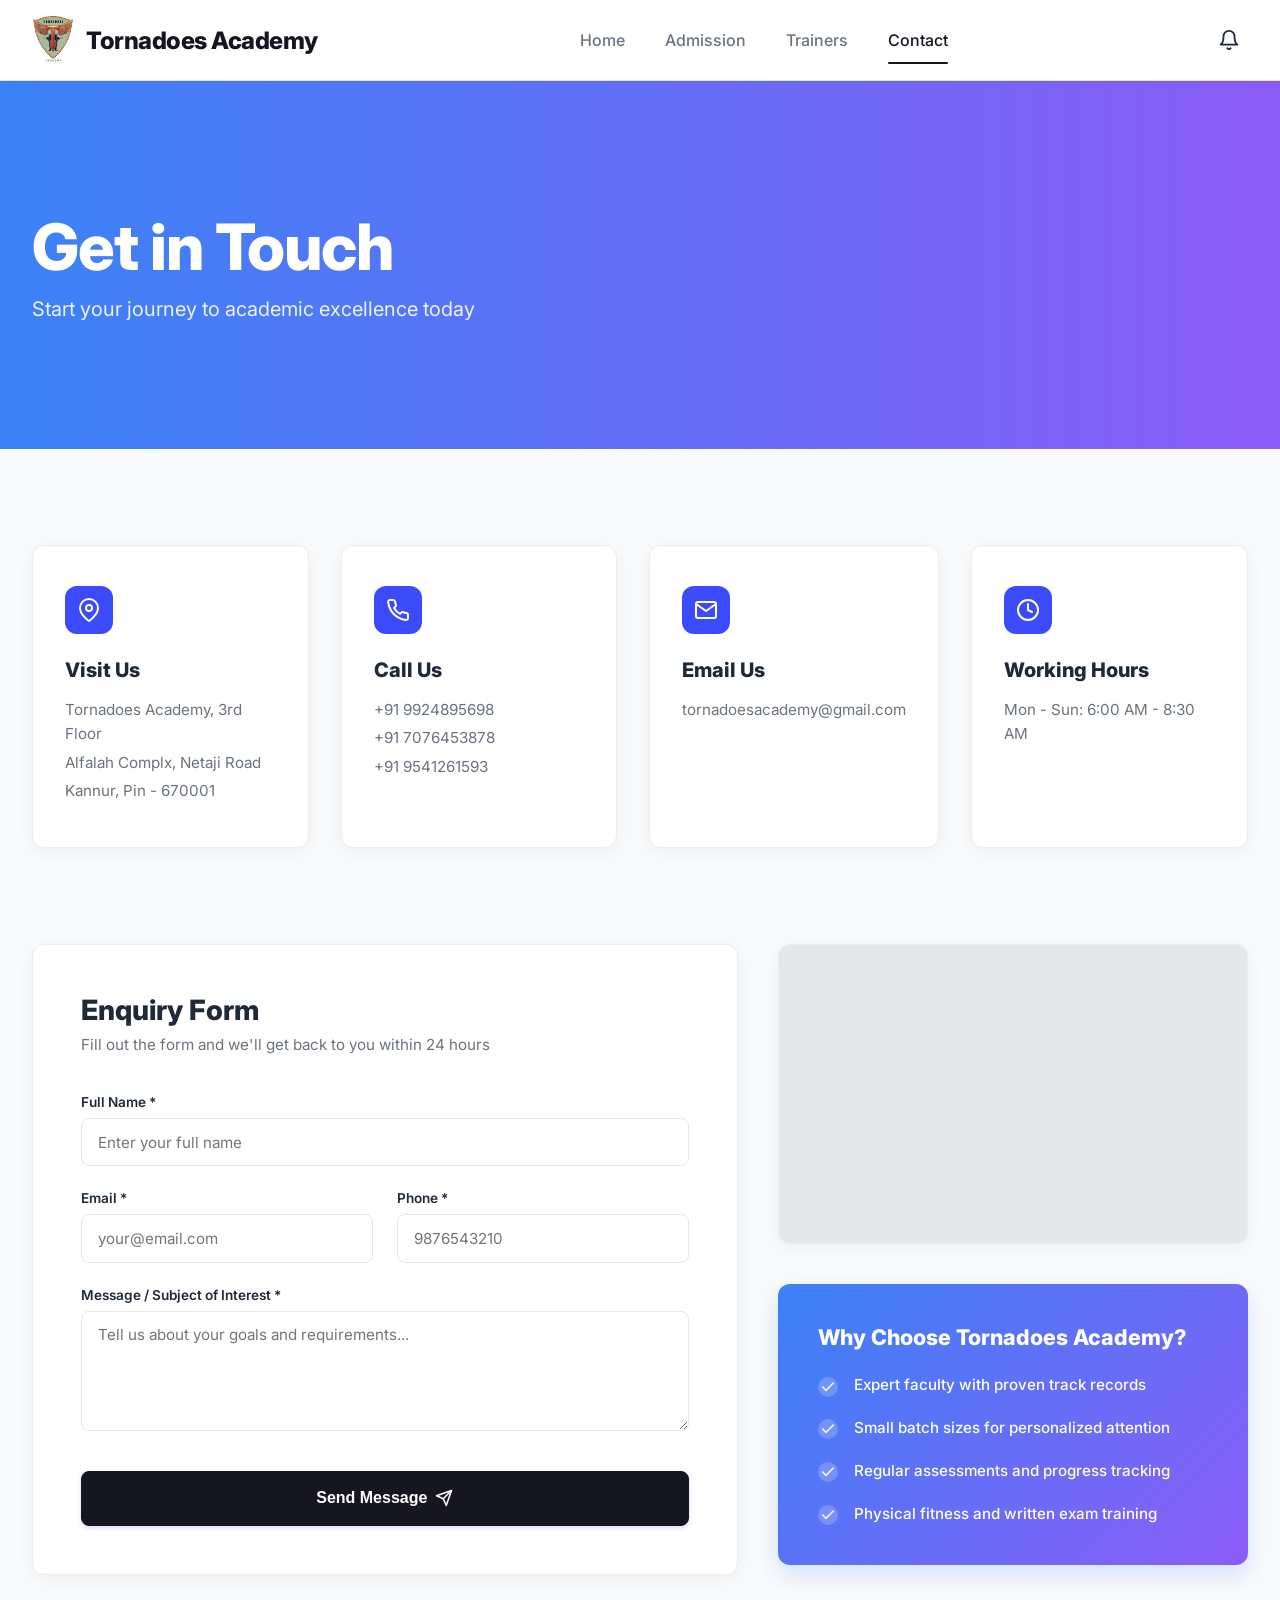
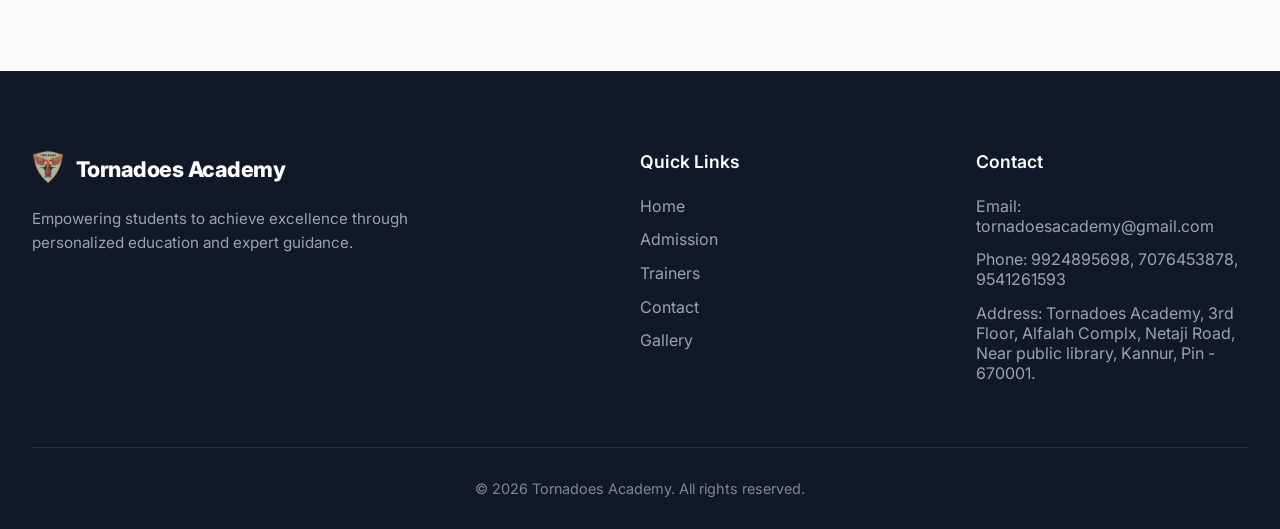
<file: contact.html>
<!DOCTYPE html>
<html lang="en">
<head>
    <meta charset="UTF-8">
    <meta name="viewport" content="width=device-width, initial-scale=1.0">
    <title>Tornadoes Academy</title>
    <link rel="shortcut icon" href="assets/images/Tornadoes-logo.png" type="image/x-icon">
    <!-- Google Fonts for modern typography -->
    <link href="https://fonts.googleapis.com/css2?family=Inter:wght@400;500;600;700&display=swap" rel="stylesheet">
    <link rel="stylesheet" href="assets/css/style.css">
</head>
<body>
    <header class="header">
        <!-- News Ticker -->
        <div class="news-ticker" id="newsTicker">
            <div class="ticker-wrap">
                <div class="ticker-move" id="tickerMove">
                    <!-- News items populated by JS -->
                </div>
            </div>
        </div>
        <div class="header-container">
            <!-- Logo Section -->
            <a href="/" class="logo">
                <img src="assets/images/Tornadoes-logo.png" alt="Tornadoes Academy Logo" class="logo-img">
                <span class="logo-text">Tornadoes Academy</span>
            </a>

            <!-- Navigation -->
            <nav class="nav-menu">
                <a href="/" class="nav-link">Home</a>
                <a href="/admission.html" class="nav-link">Admission</a>
                <a href="/trainers.html" class="nav-link">Trainers</a>
                <a href="/contact.html" class="nav-link active">Contact</a>
            </nav>

            <!-- Header Right Section -->
            <div class="header-right">
                <!-- Notification Bell -->
                <div class="notification-wrapper">
                    <button class="notification-btn" id="notificationBtn" aria-label="Notifications">
                        <svg xmlns="http://www.w3.org/2000/svg" width="22" height="22" viewBox="0 0 24 24" fill="none" stroke="currentColor" stroke-width="2" stroke-linecap="round" stroke-linejoin="round"><path d="M18 8A6 6 0 0 0 6 8c0 7-3 9-3 9h18s-3-2-3-9"></path><path d="M13.73 21a2 2 0 0 1-3.46 0"></path></svg>
                        <span class="notification-dot" id="notificationDot"></span>
                    </button>

                    <!-- Popup Menu -->
                    <div class="notification-popup" id="notificationPopup">
                        <div class="popup-header">
                            <div class="popup-title-wrapper">
                                <div class="popup-icon">
                                    <svg xmlns="http://www.w3.org/2000/svg" width="24" height="24" viewBox="0 0 24 24" fill="none" stroke="currentColor" stroke-width="2" stroke-linecap="round" stroke-linejoin="round"><path d="M14 2H6a2 2 0 0 0-2 2v16a2 2 0 0 0 2 2h12a2 2 0 0 0 2-2V8z"></path><polyline points="14 2 14 8 20 8"></polyline><line x1="16" y1="13" x2="8" y2="13"></line><line x1="16" y1="17" x2="8" y2="17"></line><polyline points="10 9 9 9 8 9"></polyline></svg>
                                </div>
                                <div class="popup-header-text">
                                    <h3 class="popup-title">New Document Available</h3>
                                    <p class="popup-subtitle">Click download to save this document</p>
                                </div>
                            </div>
                            <button class="popup-close" id="popupClose" aria-label="Close">
                                <svg xmlns="http://www.w3.org/2000/svg" width="20" height="20" viewBox="0 0 24 24" fill="none" stroke="currentColor" stroke-width="2" stroke-linecap="round" stroke-linejoin="round"><line x1="18" y1="6" x2="6" y2="18"></line><line x1="6" y1="6" x2="18" y2="18"></line></svg>
                            </button>
                        </div>
                        <div class="popup-body" id="notificationList">
                            <div class="notification-loading">Loading notifications...</div>
                        </div>
                    </div>
                </div>

                <!-- Mobile Toggle -->
                <button class="mobile-menu-toggle" aria-label="Toggle Menu">
                    <svg xmlns="http://www.w3.org/2000/svg" width="24" height="24" viewBox="0 0 24 24" fill="none" stroke="currentColor" stroke-width="2" stroke-linecap="round" stroke-linejoin="round" class="icon"><line x1="3" y1="12" x2="21" y2="12"></line><line x1="3" y1="6" x2="21" y2="6"></line><line x1="3" y1="18" x2="21" y2="18"></line></svg>
                </button>
            </div>
        </div>
    </header>
    <main>
        <!-- Page Banner -->
        <section class="page-banner" style="background: linear-gradient(90deg, #3b82f6, #8b5cf6);">
            <div class="page-banner-container">
                <h1 class="page-banner-title">Get in Touch</h1>
                <p class="page-banner-subtitle">Start your journey to academic excellence today</p>
            </div>
        </section>

        <!-- Contact Cards Section -->
        <section class="contact-cards-section">
            <div class="contact-cards-container">
                <div class="contact-cards-grid">
                    <!-- Card 1 -->
                    <div class="contact-info-card">
                        <div class="info-icon-wrapper">
                            <svg xmlns="http://www.w3.org/2000/svg" width="24" height="24" viewBox="0 0 24 24" fill="none" stroke="currentColor" stroke-width="2" stroke-linecap="round" stroke-linejoin="round"><path d="M21 10c0 7-9 13-9 13s-9-6-9-13a9 9 0 0 1 18 0z"></path><circle cx="12" cy="10" r="3"></circle></svg>
                        </div>
                        <h3>Visit Us</h3>
                        <p>Tornadoes Academy, 3rd Floor</p>
                        <p>Alfalah Complx, Netaji Road</p>
                        <p>Kannur, Pin - 670001</p>
                    </div>

                    <!-- Card 2 -->
                    <div class="contact-info-card">
                        <div class="info-icon-wrapper">
                            <svg xmlns="http://www.w3.org/2000/svg" width="24" height="24" viewBox="0 0 24 24" fill="none" stroke="currentColor" stroke-width="2" stroke-linecap="round" stroke-linejoin="round"><path d="M22 16.92v3a2 2 0 0 1-2.18 2 19.79 19.79 0 0 1-8.63-3.07 19.5 19.5 0 0 1-6-6 19.79 19.79 0 0 1-3.07-8.67A2 2 0 0 1 4.11 2h3a2 2 0 0 1 2 1.72 12.84 12.84 0 0 0 .7 2.81 2 2 0 0 1-.45 2.11L8.09 9.91a16 16 0 0 0 6 6l1.27-1.27a2 2 0 0 1 2.11-.45 12.84 12.84 0 0 0 2.81.7A2 2 0 0 1 22 16.92z"></path></svg>
                        </div>
                        <h3>Call Us</h3>
                        <p><a href="tel:+919924895698">+91 9924895698</a></p>
                        <p><a href="tel:+917076453878">+91 7076453878</a></p>
                        <p><a href="tel:+919541261593">+91 9541261593</a></p>
                    </div>

                    <!-- Card 3 -->
                    <div class="contact-info-card">
                        <div class="info-icon-wrapper">
                            <svg xmlns="http://www.w3.org/2000/svg" width="24" height="24" viewBox="0 0 24 24" fill="none" stroke="currentColor" stroke-width="2" stroke-linecap="round" stroke-linejoin="round"><path d="M4 4h16c1.1 0 2 .9 2 2v12c0 1.1-.9 2-2 2H4c-1.1 0-2-.9-2-2V6c0-1.1.9-2 2-2z"></path><polyline points="22,6 12,13 2,6"></polyline></svg>
                        </div>
                        <h3>Email Us</h3>
                        <p><a href="mailto:tornadoesacademy@gmail.com">tornadoesacademy@gmail.com</a></p>
                    </div>

                    <!-- Card 4 -->
                    <div class="contact-info-card">
                        <div class="info-icon-wrapper">
                            <svg xmlns="http://www.w3.org/2000/svg" width="24" height="24" viewBox="0 0 24 24" fill="none" stroke="currentColor" stroke-width="2" stroke-linecap="round" stroke-linejoin="round"><circle cx="12" cy="12" r="10"></circle><polyline points="12 6 12 12 16 14"></polyline></svg>
                        </div>
                        <h3>Working Hours</h3>
                        <p>Mon - Sun: 6:00 AM - 8:30 AM</p>
                    </div>
                </div>
            </div>
        </section>

        <!-- Contact Main Section (Form & Map) -->
        <section class="contact-main-section">
            <div class="contact-main-container">
                <div class="contact-layout">
                    <!-- Left: Form -->
                    <div class="contact-form-wrapper">
                        <h2>Enquiry Form</h2>
                        <p class="form-subtitle">Fill out the form and we'll get back to you within 24 hours</p>
                        
                        <form id="enquiryForm" class="enquiry-form">
                            <div class="form-group">
                                <label for="full_name">Full Name *</label>
                                <input type="text" id="full_name" name="full_name" placeholder="Enter your full name" required>
                            </div>
                            
                            <div class="form-row">
                                <div class="form-group">
                                    <label for="email">Email *</label>
                                    <input type="email" id="email" name="email" placeholder="your@email.com" required>
                                </div>
                                <div class="form-group">
                                    <label for="mobile_number">Phone *</label>
                                    <input type="tel" id="mobile_number" name="mobile_number" placeholder="9876543210" required>
                                </div>
                            </div>
                            
                            <div class="form-group">
                                <label for="subject">Message / Subject of Interest *</label>
                                <textarea id="subject" name="subject" placeholder="Tell us about your goals and requirements..." rows="4" required></textarea>
                            </div>
                            
                            <button type="submit" class="btn btn-primary submit-btn">
                                <span>Send Message</span>
                                <svg xmlns="http://www.w3.org/2000/svg" width="18" height="18" viewBox="0 0 24 24" fill="none" stroke="currentColor" stroke-width="2" stroke-linecap="round" stroke-linejoin="round"><line x1="22" y1="2" x2="11" y2="13"></line><polygon points="22 2 15 22 11 13 2 9 22 2"></polygon></svg>
                            </button>
                            <div id="formMessage" class="form-message"></div>
                        </form>
                    </div>
                    
                    <!-- Right: Map and Info -->
                    <div class="contact-sidebar">
                        <!-- Map -->
                        <div class="map-wrapper">
                            <iframe src="https://www.google.com/maps/embed?pb=!1m18!1m12!1m3!1d410.41361913902745!2d75.36531284515442!3d11.867831760935923!2m3!1f0!2f0!3f0!3m2!1i1024!2i768!4f13.1!3m3!1m2!1s0x3ba4230057e3b2a1%3A0xf178a218fb853dd7!2sTORNADOES%20ACADEMY%20KANNUR!5e0!3m2!1sen!2s!4v1777540427961!5m2!1sen!2s" width="100%" height="100%" style="border:0;" allowfullscreen="" loading="lazy" referrerpolicy="no-referrer-when-downgrade"></iframe>
                        </div>
                        
                        <!-- Why Choose Us -->
                        <div class="why-choose-wrapper">
                            <h3>Why Choose Tornadoes Academy?</h3>
                            <ul class="why-choose-list">
                                <li>
                                    <svg xmlns="http://www.w3.org/2000/svg" width="16" height="16" viewBox="0 0 24 24" fill="none" stroke="currentColor" stroke-width="2.5" stroke-linecap="round" stroke-linejoin="round"><polyline points="20 6 9 17 4 12"></polyline></svg>
                                    <span>Expert faculty with proven track records</span>
                                </li>
                                <li>
                                    <svg xmlns="http://www.w3.org/2000/svg" width="16" height="16" viewBox="0 0 24 24" fill="none" stroke="currentColor" stroke-width="2.5" stroke-linecap="round" stroke-linejoin="round"><polyline points="20 6 9 17 4 12"></polyline></svg>
                                    <span>Small batch sizes for personalized attention</span>
                                </li>
                                <li>
                                    <svg xmlns="http://www.w3.org/2000/svg" width="16" height="16" viewBox="0 0 24 24" fill="none" stroke="currentColor" stroke-width="2.5" stroke-linecap="round" stroke-linejoin="round"><polyline points="20 6 9 17 4 12"></polyline></svg>
                                    <span>Regular assessments and progress tracking</span>
                                </li>
                                <li>
                                    <svg xmlns="http://www.w3.org/2000/svg" width="16" height="16" viewBox="0 0 24 24" fill="none" stroke="currentColor" stroke-width="2.5" stroke-linecap="round" stroke-linejoin="round"><polyline points="20 6 9 17 4 12"></polyline></svg>
                                    <span>Physical fitness and written exam training</span>
                                </li>
                            </ul>
                        </div>
                    </div>
                </div>
            </div>
        </section>
    </main>
    <!-- Footer Section -->
    <footer class="footer">
        <div class="footer-container">
            <div class="footer-grid">
                <!-- Branding -->
                <div class="footer-brand">
                    <a href="index.html" class="logo footer-logo">
                        <img src="assets/images/Tornadoes-logo.png" alt="Tornadoes Academy Logo" class="logo-img">
                        <span class="logo-text">Tornadoes Academy</span>
                    </a>
                    <p class="footer-desc">Empowering students to achieve excellence through personalized education and expert guidance.</p>
                </div>

                <!-- Quick Links -->
                <div class="footer-links">
                    <h4 class="footer-heading">Quick Links</h4>
                    <ul>
                        <li><a href="/">Home</a></li>
                        <li><a href="/admission.html">Admission</a></li>
                        <li><a href="/trainers.html">Trainers</a></li>
                        <li><a href="/contact.html">Contact</a></li>
                        <li><a href="/gallery.html">Gallery</a></li>
                    </ul>
                </div>

                <!-- Contact Info -->
                <div class="footer-contact">
                    <h4 class="footer-heading">Contact</h4>
                    <ul>
                        <li>Email: <a href="mailto:tornadoesacademy@gmail.com">tornadoesacademy@gmail.com</a></li>
                        <li>Phone: <a href="tel:+919924895698">9924895698</a>, <a href="tel:+917076453878">7076453878</a>, <a href="tel:+919541261593">9541261593</a></li>
                        <li>Address: Tornadoes Academy, 3rd Floor, Alfalah Complx, Netaji Road, Near public library, Kannur, Pin - 670001.</li>
                    </ul>
                </div>
            </div>

            <!-- Copyright Divider -->
            <div class="footer-bottom">
                <p>&copy; 2026 Tornadoes Academy. All rights reserved.</p>
            </div>
        </div>
    </footer>

    <!-- Javascript for animations -->
    <script src="assets/js/script.js"></script>
</body>
</html>
</file>
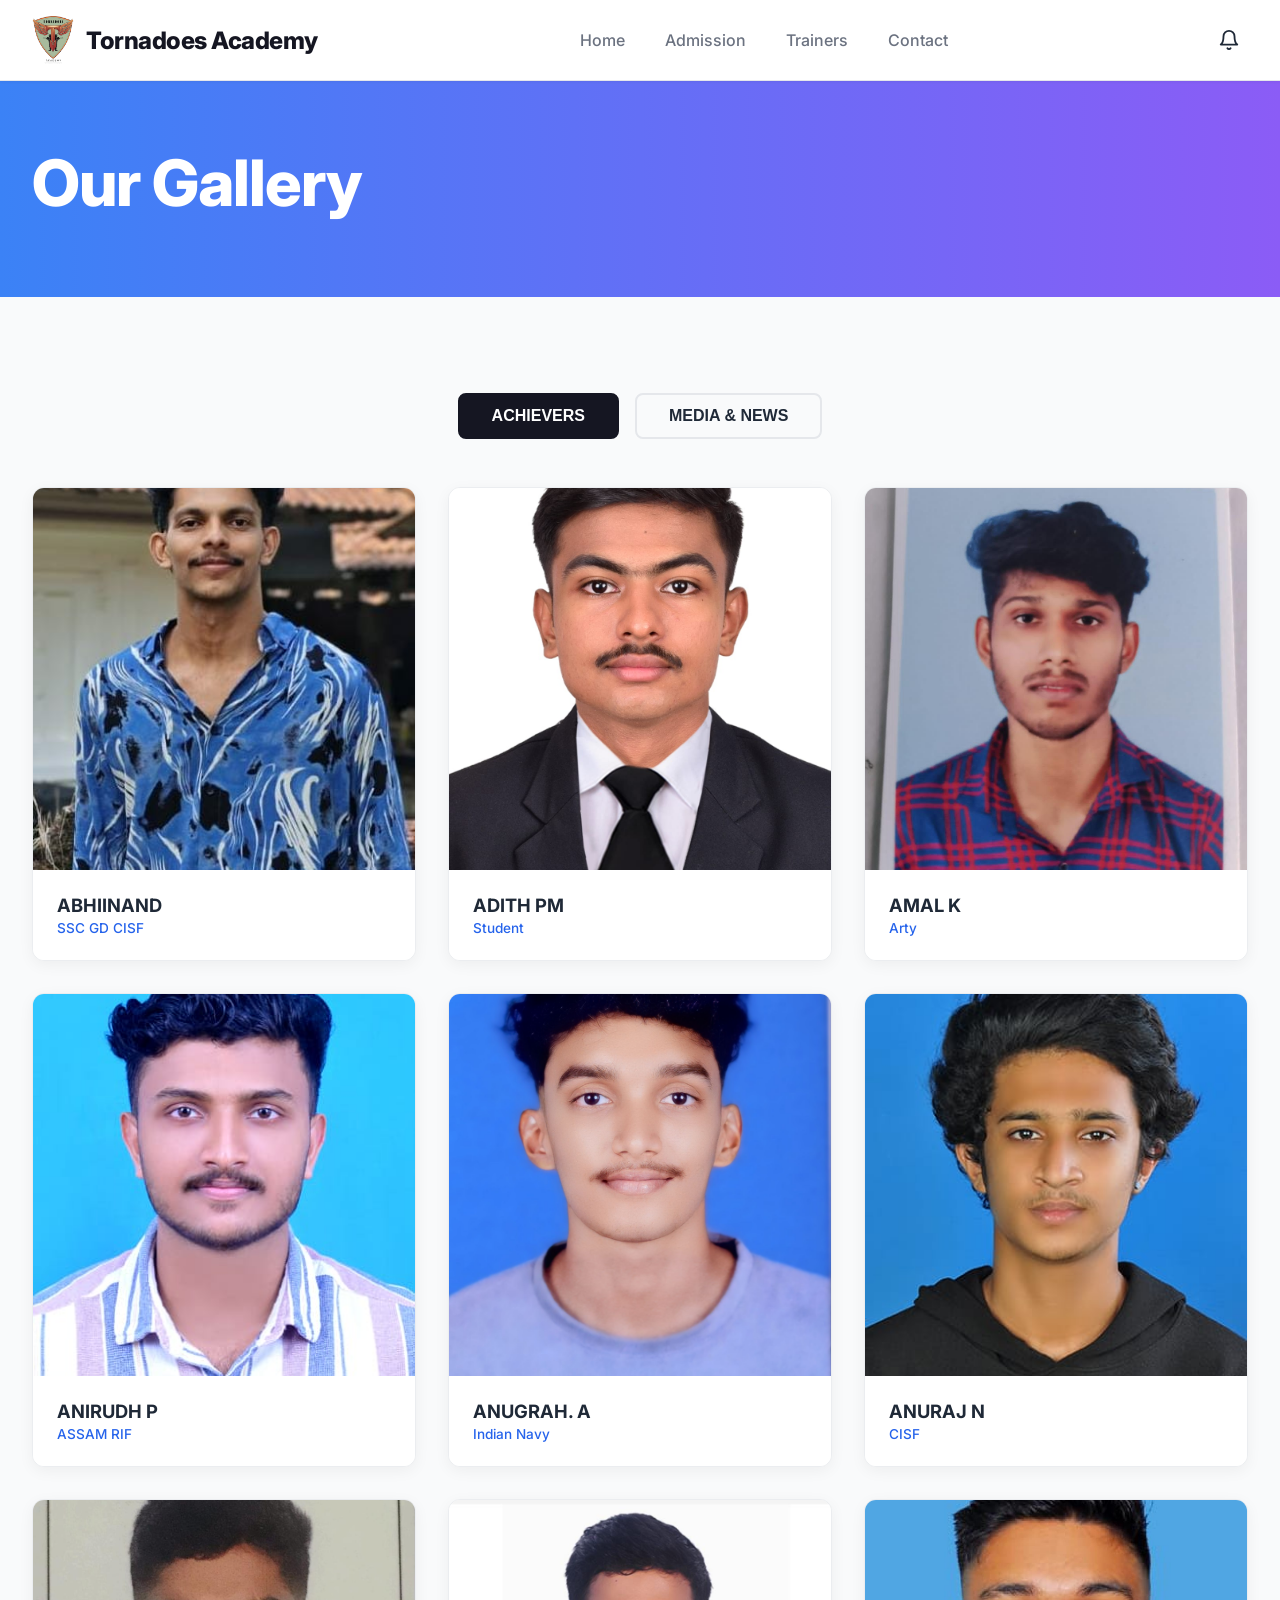
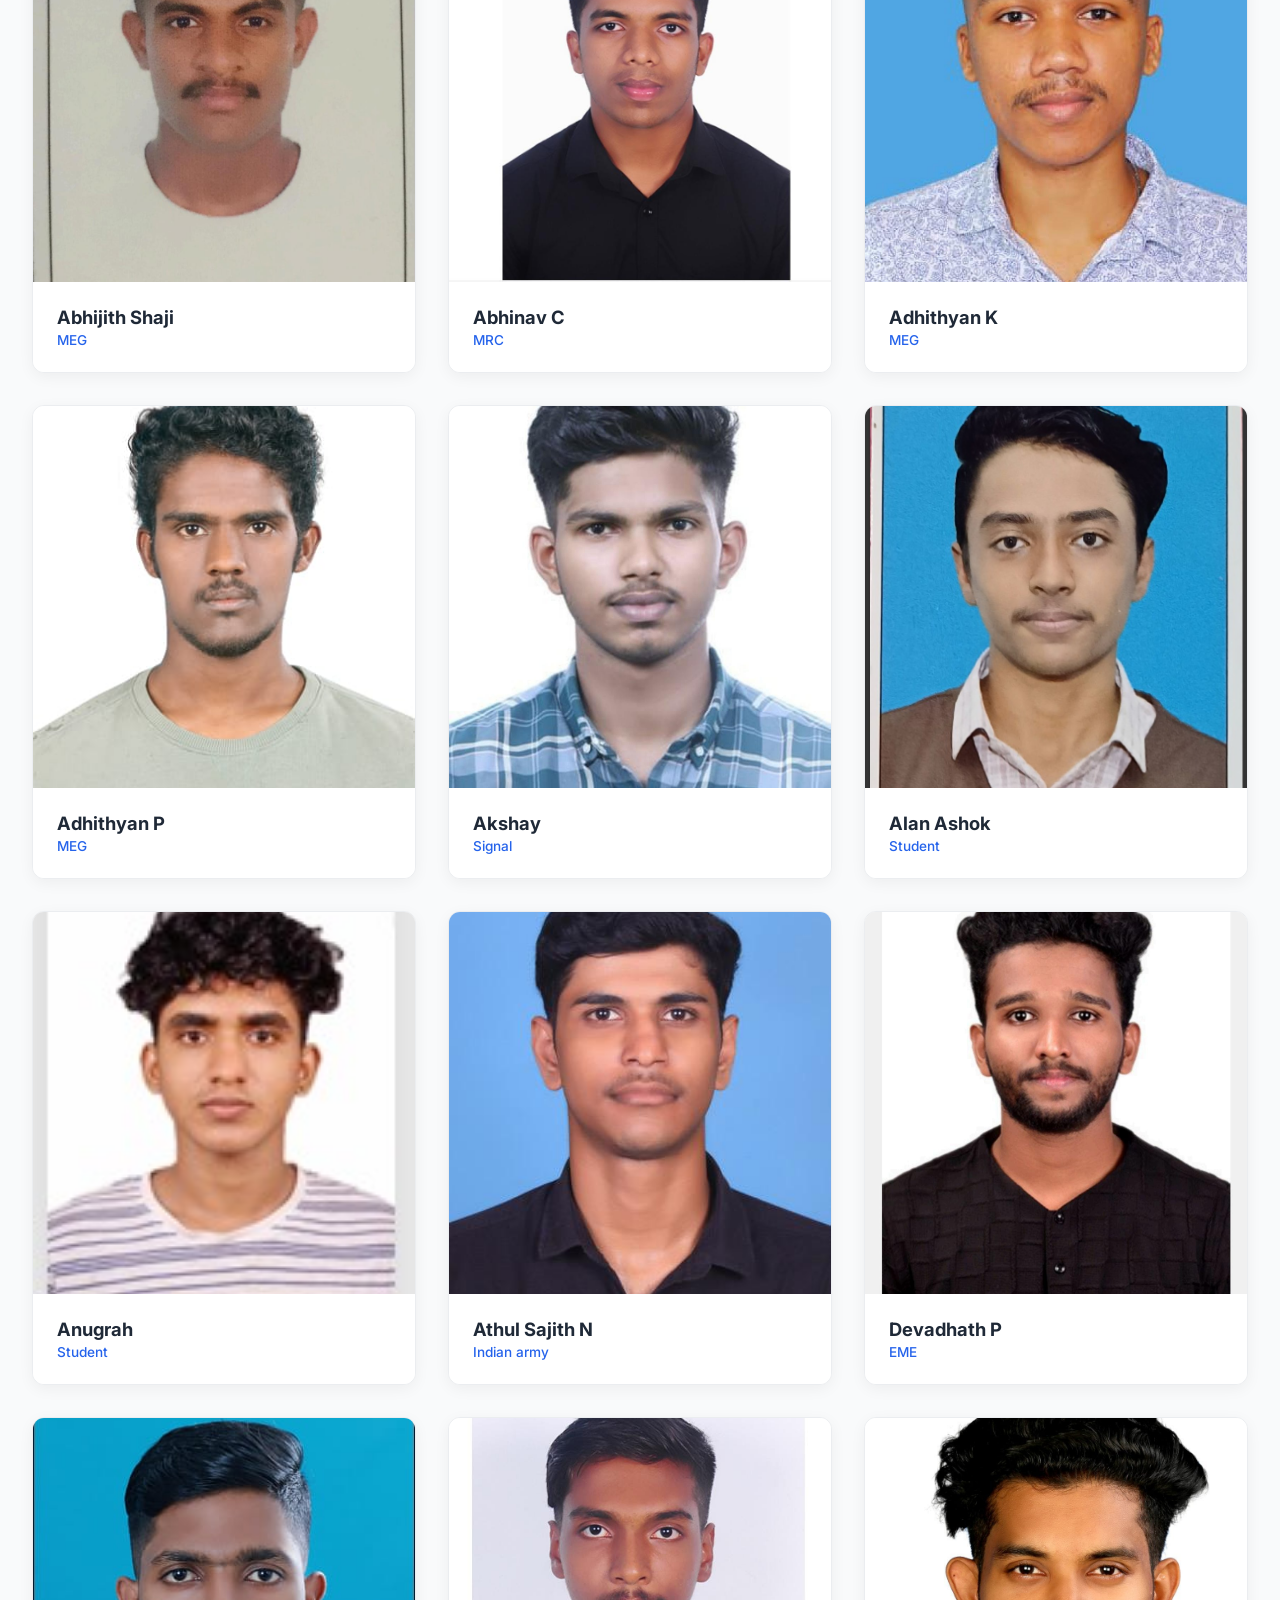
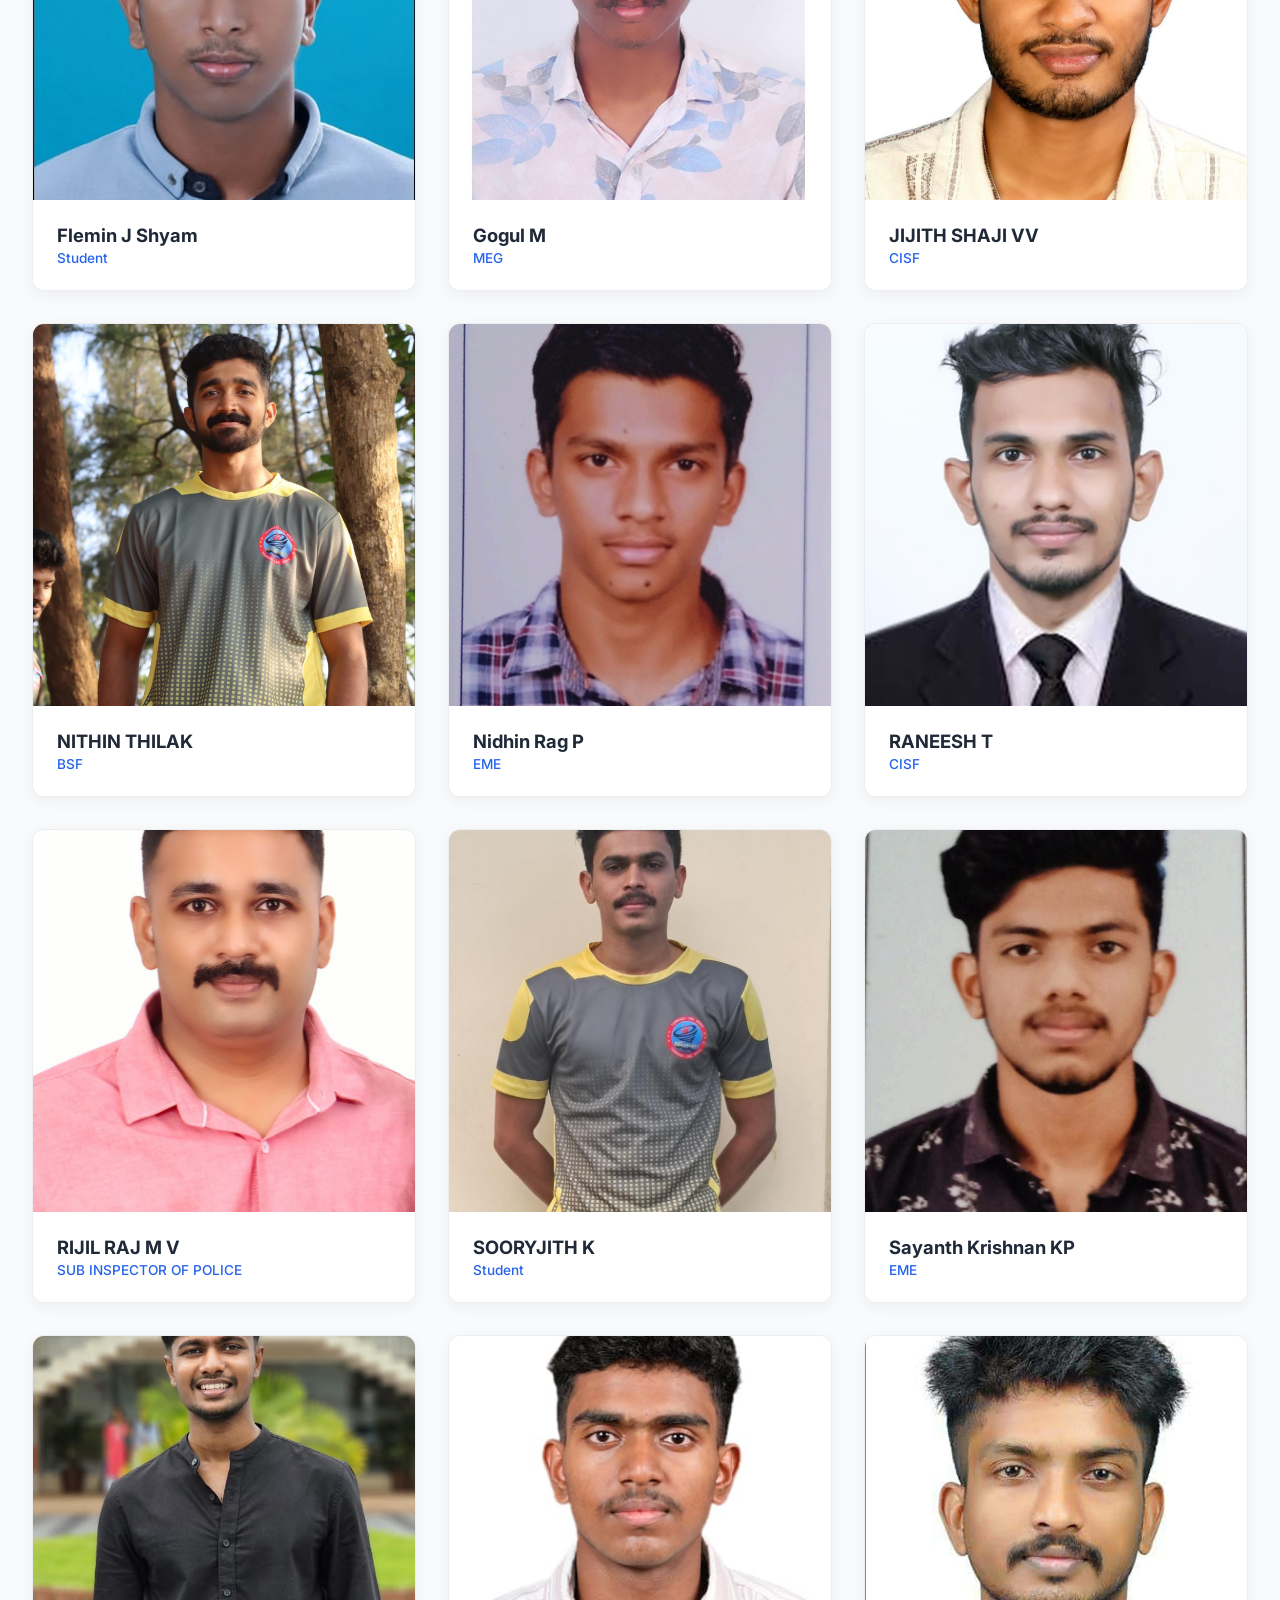
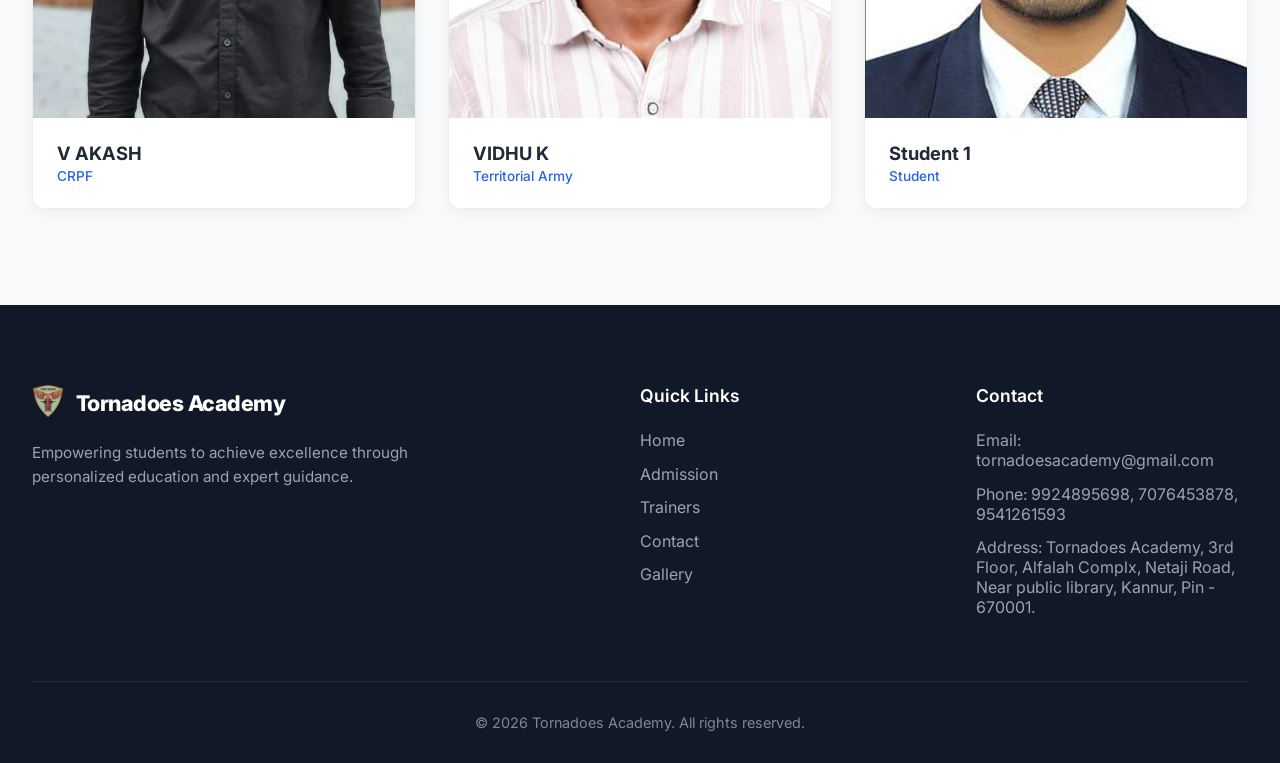
<file: gallery.html>
<!DOCTYPE html>
<html lang="en">
<head>
    <meta charset="UTF-8">
    <meta name="viewport" content="width=device-width, initial-scale=1.0">
    <title>Tornadoes Academy</title>
    <link rel="shortcut icon" href="assets/images/Tornadoes-logo.png" type="image/x-icon">
    <!-- Google Fonts for modern typography -->
    <link href="https://fonts.googleapis.com/css2?family=Inter:wght@400;500;600;700&display=swap" rel="stylesheet">
    <link rel="stylesheet" href="assets/css/style.css">
</head>
<body>
    <header class="header">
        <!-- News Ticker -->
        <div class="news-ticker" id="newsTicker">
            <div class="ticker-wrap">
                <div class="ticker-move" id="tickerMove">
                    <!-- News items populated by JS -->
                </div>
            </div>
        </div>
        <div class="header-container">
            <!-- Logo Section -->
            <a href="/" class="logo">
                <img src="assets/images/Tornadoes-logo.png" alt="Tornadoes Academy Logo" class="logo-img">
                <span class="logo-text">Tornadoes Academy</span>
            </a>

            <!-- Navigation -->
            <nav class="nav-menu">
                <a href="/" class="nav-link">Home</a>
                <a href="/admission.html" class="nav-link">Admission</a>
                <a href="/trainers.html" class="nav-link">Trainers</a>
                <a href="/contact.html" class="nav-link">Contact</a>
            </nav>

            <!-- Header Right Section -->
            <div class="header-right">
                <!-- Notification Bell -->
                <div class="notification-wrapper">
                    <button class="notification-btn" id="notificationBtn" aria-label="Notifications">
                        <svg xmlns="http://www.w3.org/2000/svg" width="22" height="22" viewBox="0 0 24 24" fill="none" stroke="currentColor" stroke-width="2" stroke-linecap="round" stroke-linejoin="round"><path d="M18 8A6 6 0 0 0 6 8c0 7-3 9-3 9h18s-3-2-3-9"></path><path d="M13.73 21a2 2 0 0 1-3.46 0"></path></svg>
                        <span class="notification-dot" id="notificationDot"></span>
                    </button>

                    <!-- Popup Menu -->
                    <div class="notification-popup" id="notificationPopup">
                        <div class="popup-header">
                            <div class="popup-title-wrapper">
                                <div class="popup-icon">
                                    <svg xmlns="http://www.w3.org/2000/svg" width="24" height="24" viewBox="0 0 24 24" fill="none" stroke="currentColor" stroke-width="2" stroke-linecap="round" stroke-linejoin="round"><path d="M14 2H6a2 2 0 0 0-2 2v16a2 2 0 0 0 2 2h12a2 2 0 0 0 2-2V8z"></path><polyline points="14 2 14 8 20 8"></polyline><line x1="16" y1="13" x2="8" y2="13"></line><line x1="16" y1="17" x2="8" y2="17"></line><polyline points="10 9 9 9 8 9"></polyline></svg>
                                </div>
                                <div class="popup-header-text">
                                    <h3 class="popup-title">New Document Available</h3>
                                    <p class="popup-subtitle">Click download to save this document</p>
                                </div>
                            </div>
                            <button class="popup-close" id="popupClose" aria-label="Close">
                                <svg xmlns="http://www.w3.org/2000/svg" width="20" height="20" viewBox="0 0 24 24" fill="none" stroke="currentColor" stroke-width="2" stroke-linecap="round" stroke-linejoin="round"><line x1="18" y1="6" x2="6" y2="18"></line><line x1="6" y1="6" x2="18" y2="18"></line></svg>
                            </button>
                        </div>
                        <div class="popup-body" id="notificationList">
                            <div class="notification-loading">Loading notifications...</div>
                        </div>
                    </div>
                </div>

                <!-- Mobile Toggle -->
                <button class="mobile-menu-toggle" aria-label="Toggle Menu">
                    <svg xmlns="http://www.w3.org/2000/svg" width="24" height="24" viewBox="0 0 24 24" fill="none" stroke="currentColor" stroke-width="2" stroke-linecap="round" stroke-linejoin="round" class="icon"><line x1="3" y1="12" x2="21" y2="12"></line><line x1="3" y1="6" x2="21" y2="6"></line><line x1="3" y1="18" x2="21" y2="18"></line></svg>
                </button>
            </div>
        </div>
    </header>
    </main>
    <main>
        <section class="page-banner gallery-banner" style="background: linear-gradient(90deg, #3b82f6, #8b5cf6);">
            <div class="page-banner-container">
                <h1 class="page-banner-title">Our Gallery</h1>
            </div>
        </section>

        <!-- Gallery Section -->
        <section class="gallery-section">
            <div class="gallery-container">
                <div class="gallery-tabs">
                    <button class="tab-btn active" data-tab="achievers">ACHIEVERS</button>
                    <button class="tab-btn" data-tab="media">MEDIA & NEWS</button>
                </div>

                <!-- Achievers Tab Content -->
                <div class="tab-content active" id="achievers">
                    <div class="gallery-grid">
                        <!-- Cards -->
                    <div class="gallery-card">
                        <div class="gallery-image">
                            <img src="assets/images/students/ABHIINAND  SSC GD CISF.jpeg" alt="ABHIINAND">
                        </div>
                        <div class="gallery-info">
                            <h3>ABHIINAND</h3>
                            <p>SSC GD CISF</p>
                        </div>
                    </div>

                    <div class="gallery-card">
                        <div class="gallery-image">
                            <img src="assets/images/students/ADITH  PM.jpeg" alt="ADITH PM">
                        </div>
                        <div class="gallery-info">
                            <h3>ADITH PM</h3>
                            <p>Student</p>
                        </div>
                    </div>

                    <div class="gallery-card">
                        <div class="gallery-image">
                            <img src="assets/images/students/AMAL K (Arty).jpeg" alt="AMAL K">
                        </div>
                        <div class="gallery-info">
                            <h3>AMAL K</h3>
                            <p>Arty</p>
                        </div>
                    </div>

                    <div class="gallery-card">
                        <div class="gallery-image">
                            <img src="assets/images/students/ANIRUDH  P{ASSAM RIF}.jpeg" alt="ANIRUDH P">
                        </div>
                        <div class="gallery-info">
                            <h3>ANIRUDH P</h3>
                            <p>ASSAM RIF</p>
                        </div>
                    </div>

                    <div class="gallery-card">
                        <div class="gallery-image">
                            <img src="assets/images/students/ANUGRAH.  A(Indian Navy).jpeg" alt="ANUGRAH. A">
                        </div>
                        <div class="gallery-info">
                            <h3>ANUGRAH. A</h3>
                            <p>Indian Navy</p>
                        </div>
                    </div>

                    <div class="gallery-card">
                        <div class="gallery-image">
                            <img src="assets/images/students/ANURAJ N {CISF}.jpeg" alt="ANURAJ N">
                        </div>
                        <div class="gallery-info">
                            <h3>ANURAJ N</h3>
                            <p>CISF</p>
                        </div>
                    </div>

                    <div class="gallery-card">
                        <div class="gallery-image">
                            <img src="assets/images/students/Abhijith Shaji (MEG).jpeg" alt="Abhijith Shaji">
                        </div>
                        <div class="gallery-info">
                            <h3>Abhijith Shaji</h3>
                            <p>MEG</p>
                        </div>
                    </div>

                    <div class="gallery-card">
                        <div class="gallery-image">
                            <img src="assets/images/students/Abhinav C (MRC).jpeg" alt="Abhinav C">
                        </div>
                        <div class="gallery-info">
                            <h3>Abhinav C</h3>
                            <p>MRC</p>
                        </div>
                    </div>

                    <div class="gallery-card">
                        <div class="gallery-image">
                            <img src="assets/images/students/Adhithyan K (MEG).jpeg" alt="Adhithyan K">
                        </div>
                        <div class="gallery-info">
                            <h3>Adhithyan K</h3>
                            <p>MEG</p>
                        </div>
                    </div>

                    <div class="gallery-card">
                        <div class="gallery-image">
                            <img src="assets/images/students/Adhithyan P  (MEG).jpeg" alt="Adhithyan P">
                        </div>
                        <div class="gallery-info">
                            <h3>Adhithyan P</h3>
                            <p>MEG</p>
                        </div>
                    </div>

                    <div class="gallery-card">
                        <div class="gallery-image">
                            <img src="assets/images/students/Akshay    ( Signal).jpeg" alt="Akshay">
                        </div>
                        <div class="gallery-info">
                            <h3>Akshay</h3>
                            <p>Signal</p>
                        </div>
                    </div>

                    <div class="gallery-card">
                        <div class="gallery-image">
                            <img src="assets/images/students/Alan Ashok.jpeg" alt="Alan Ashok">
                        </div>
                        <div class="gallery-info">
                            <h3>Alan Ashok</h3>
                            <p>Student</p>
                        </div>
                    </div>

                    <div class="gallery-card">
                        <div class="gallery-image">
                            <img src="assets/images/students/Anugrah.jpeg" alt="Anugrah">
                        </div>
                        <div class="gallery-info">
                            <h3>Anugrah</h3>
                            <p>Student</p>
                        </div>
                    </div>

                    <div class="gallery-card">
                        <div class="gallery-image">
                            <img src="assets/images/students/Athul Sajith N(Indian army).jpeg" alt="Athul Sajith N">
                        </div>
                        <div class="gallery-info">
                            <h3>Athul Sajith N</h3>
                            <p>Indian army</p>
                        </div>
                    </div>

                    <div class="gallery-card">
                        <div class="gallery-image">
                            <img src="assets/images/students/Devadhath P (EME).jpeg" alt="Devadhath P">
                        </div>
                        <div class="gallery-info">
                            <h3>Devadhath P</h3>
                            <p>EME</p>
                        </div>
                    </div>

                    <div class="gallery-card">
                        <div class="gallery-image">
                            <img src="assets/images/students/Flemin J Shyam.jpeg" alt="Flemin J Shyam">
                        </div>
                        <div class="gallery-info">
                            <h3>Flemin J Shyam</h3>
                            <p>Student</p>
                        </div>
                    </div>

                    <div class="gallery-card">
                        <div class="gallery-image">
                            <img src="assets/images/students/Gogul M   (MEG).jpeg" alt="Gogul M">
                        </div>
                        <div class="gallery-info">
                            <h3>Gogul M</h3>
                            <p>MEG</p>
                        </div>
                    </div>

                    <div class="gallery-card">
                        <div class="gallery-image">
                            <img src="assets/images/students/JIJITH SHAJI  VV (CISF).jpeg" alt="JIJITH SHAJI VV">
                        </div>
                        <div class="gallery-info">
                            <h3>JIJITH SHAJI VV</h3>
                            <p>CISF</p>
                        </div>
                    </div>

                    <div class="gallery-card">
                        <div class="gallery-image">
                            <img src="assets/images/students/NITHIN THILAK{BSF}.jpeg" alt="NITHIN THILAK">
                        </div>
                        <div class="gallery-info">
                            <h3>NITHIN THILAK</h3>
                            <p>BSF</p>
                        </div>
                    </div>

                    <div class="gallery-card">
                        <div class="gallery-image">
                            <img src="assets/images/students/Nidhin Rag P   (EME).jpeg" alt="Nidhin Rag P">
                        </div>
                        <div class="gallery-info">
                            <h3>Nidhin Rag P</h3>
                            <p>EME</p>
                        </div>
                    </div>

                    <div class="gallery-card">
                        <div class="gallery-image">
                            <img src="assets/images/students/RANEESH T{CISF}.jpeg" alt="RANEESH T">
                        </div>
                        <div class="gallery-info">
                            <h3>RANEESH T</h3>
                            <p>CISF</p>
                        </div>
                    </div>

                    <div class="gallery-card">
                        <div class="gallery-image">
                            <img src="assets/images/students/RIJIL RAJ M V (SUB INSPECTOR OF POLICE).jpeg" alt="RIJIL RAJ M V">
                        </div>
                        <div class="gallery-info">
                            <h3>RIJIL RAJ M V</h3>
                            <p>SUB INSPECTOR OF POLICE</p>
                        </div>
                    </div>

                    <div class="gallery-card">
                        <div class="gallery-image">
                            <img src="assets/images/students/SOORYJITH K.jpeg" alt="SOORYJITH K">
                        </div>
                        <div class="gallery-info">
                            <h3>SOORYJITH K</h3>
                            <p>Student</p>
                        </div>
                    </div>

                    <div class="gallery-card">
                        <div class="gallery-image">
                            <img src="assets/images/students/Sayanth Krishnan KP (EME).jpeg" alt="Sayanth Krishnan KP">
                        </div>
                        <div class="gallery-info">
                            <h3>Sayanth Krishnan KP</h3>
                            <p>EME</p>
                        </div>
                    </div>

                    <div class="gallery-card">
                        <div class="gallery-image">
                            <img src="assets/images/students/V AKASH(CRPF).jpeg" alt="V AKASH">
                        </div>
                        <div class="gallery-info">
                            <h3>V AKASH</h3>
                            <p>CRPF</p>
                        </div>
                    </div>

                    <div class="gallery-card">
                        <div class="gallery-image">
                            <img src="assets/images/students/VIDHU  K(Territorial Army).jpeg" alt="VIDHU K">
                        </div>
                        <div class="gallery-info">
                            <h3>VIDHU K</h3>
                            <p>Territorial Army</p>
                        </div>
                    </div>

                    <div class="gallery-card">
                        <div class="gallery-image">
                            <img src="assets/images/students/student 1.jpeg" alt="Student 1">
                        </div>
                        <div class="gallery-info">
                            <h3>Student 1</h3>
                            <p>Student</p>
                        </div>
                    </div>

                    </div>
                </div>

                <!-- Media & News Tab Content -->
                <div class="tab-content" id="media">
                    <div class="gallery-grid">
                        <!-- Random Placeholder Images for Media & News -->
                        <div class="gallery-card">
                            <div class="gallery-image">
                                <img src="assets/images/news-1.jpeg" alt="News Coverage 1">
                            </div>
                        </div>
                        <div class="gallery-card">
                            <div class="gallery-image">
                                <img src="assets/images/news-2.jpeg" alt="News Coverage 2">
                            </div>
                        </div>
                        <div class="gallery-card">
                            <div class="gallery-image">
                                <img src="assets/images/news-3.jpeg" alt="News Coverage 3">
                            </div>
                        </div>
                    </div>
                </div>
            </div>
        </section>
    </main>
    <!-- Footer Section -->
    <footer class="footer">
        <div class="footer-container">
            <div class="footer-grid">
                <!-- Branding -->
                <div class="footer-brand">
                    <a href="index.html" class="logo footer-logo">
                        <img src="assets/images/Tornadoes-logo.png" alt="Tornadoes Academy Logo" class="logo-img">
                        <span class="logo-text">Tornadoes Academy</span>
                    </a>
                    <p class="footer-desc">Empowering students to achieve excellence through personalized education and expert guidance.</p>
                </div>

                <!-- Quick Links -->
                <div class="footer-links">
                    <h4 class="footer-heading">Quick Links</h4>
                    <ul>
                        <li><a href="/">Home</a></li>
                        <li><a href="/admission.html">Admission</a></li>
                        <li><a href="/trainers.html">Trainers</a></li>
                        <li><a href="/contact.html">Contact</a></li>
                        <li><a href="/gallery.html">Gallery</a></li>
                    </ul>
                </div>

                <!-- Contact Info -->
                <div class="footer-contact">
                    <h4 class="footer-heading">Contact</h4>
                    <ul>
                        <li>Email: <a href="mailto:tornadoesacademy@gmail.com">tornadoesacademy@gmail.com</a></li>
                        <li>Phone: <a href="tel:+919924895698">9924895698</a>, <a href="tel:+917076453878">7076453878</a>, <a href="tel:+919541261593">9541261593</a></li>
                        <li>Address: Tornadoes Academy, 3rd Floor, Alfalah Complx, Netaji Road, Near public library, Kannur, Pin - 670001.</li>
                    </ul>
                </div>
            </div>

            <!-- Copyright Divider -->
            <div class="footer-bottom">
                <p>&copy; 2026 Tornadoes Academy. All rights reserved.</p>
            </div>
        </div>
    </footer>

    <!-- Javascript for animations -->
    <script src="assets/js/script.js"></script>
</body>
</html>
</file>
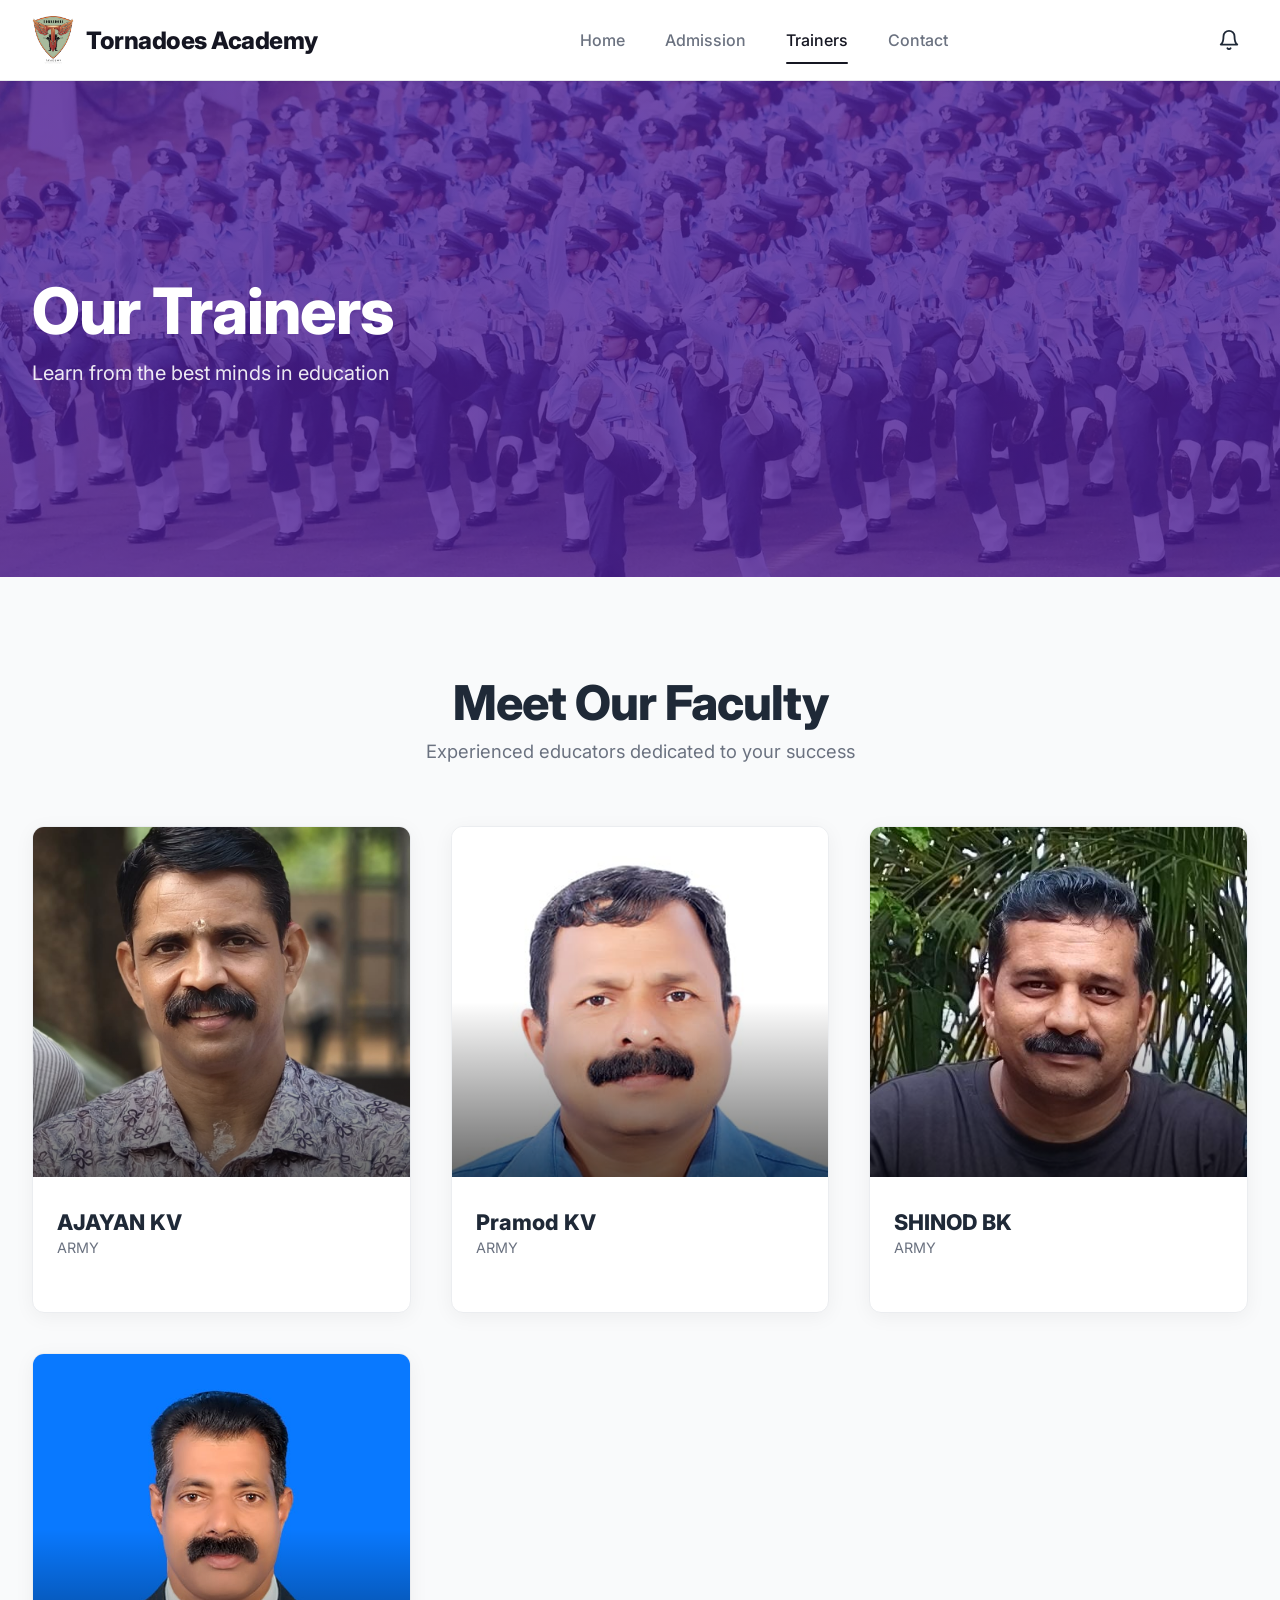
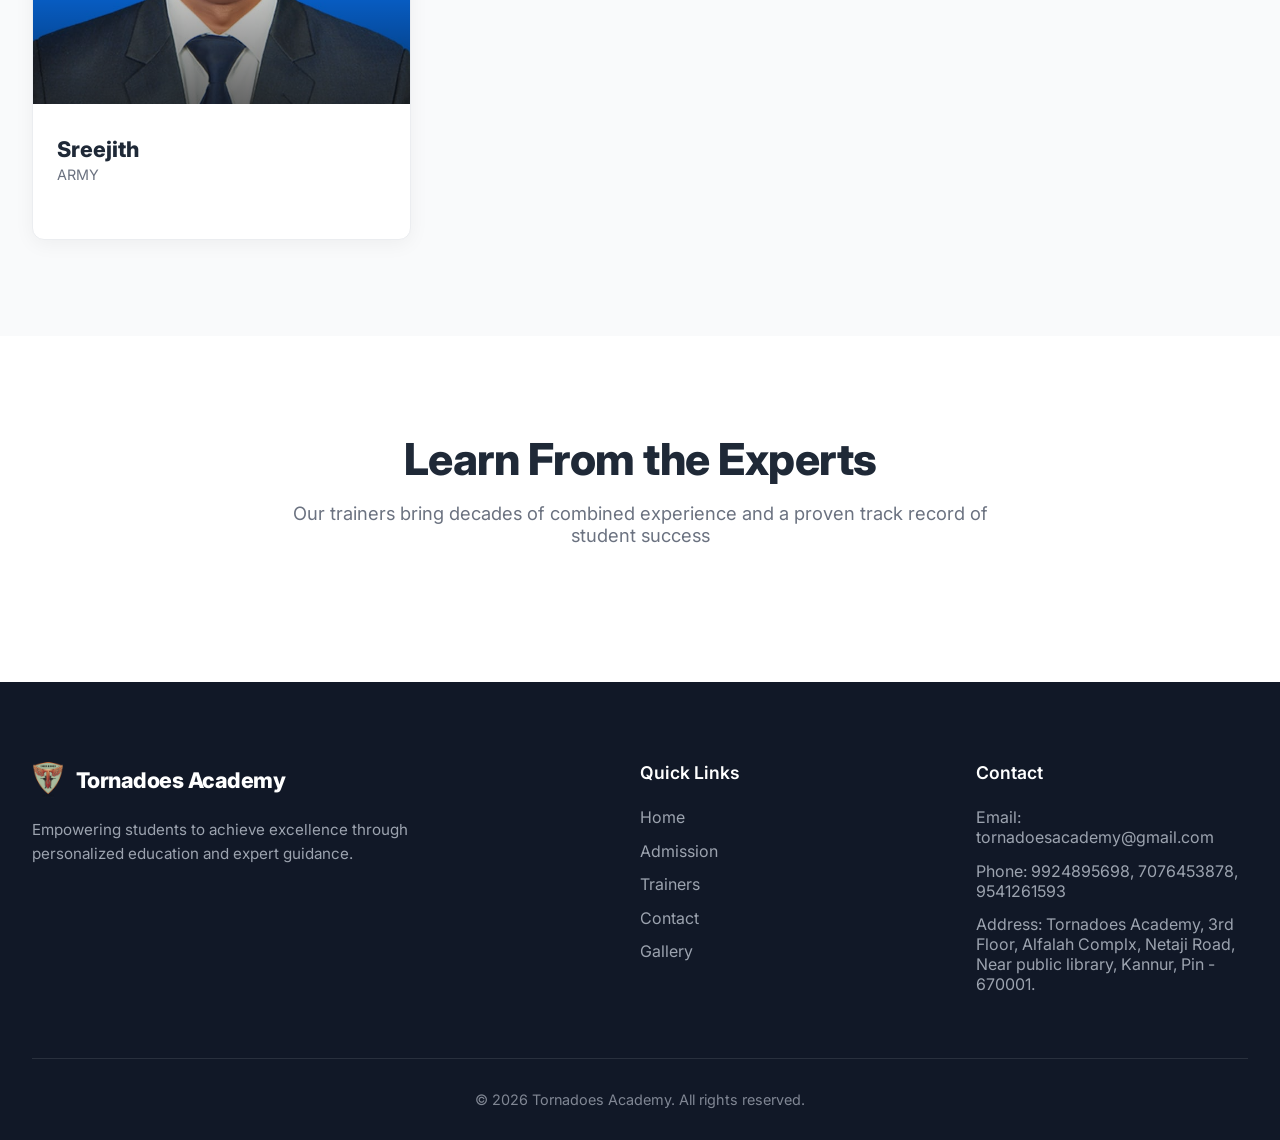
<file: trainers.html>
<!DOCTYPE html>
<html lang="en">
<head>
    <meta charset="UTF-8">
    <meta name="viewport" content="width=device-width, initial-scale=1.0">
    <title>Tornadoes Academy</title>
    <link rel="shortcut icon" href="assets/images/Tornadoes-logo.png" type="image/x-icon">
    <!-- Google Fonts for modern typography -->
    <link href="https://fonts.googleapis.com/css2?family=Inter:wght@400;500;600;700&display=swap" rel="stylesheet">
    <link rel="stylesheet" href="assets/css/style.css">
</head>
<body>
    <header class="header">
        <!-- News Ticker -->
        <div class="news-ticker" id="newsTicker">
            <div class="ticker-wrap">
                <div class="ticker-move" id="tickerMove">
                    <!-- News items populated by JS -->
                </div>
            </div>
        </div>
        <div class="header-container">
            <!-- Logo Section -->
            <a href="/" class="logo">
                <img src="assets/images/Tornadoes-logo.png" alt="Tornadoes Academy Logo" class="logo-img">
                <span class="logo-text">Tornadoes Academy</span>
            </a>

            <!-- Navigation -->
            <nav class="nav-menu">
                <a href="/" class="nav-link">Home</a>
                <a href="/admission.html" class="nav-link">Admission</a>
                <a href="/trainers.html" class="nav-link active">Trainers</a>
                <a href="/contact.html" class="nav-link">Contact</a>
            </nav>

            <!-- Header Right Section -->
            <div class="header-right">
                <!-- Notification Bell -->
                <div class="notification-wrapper">
                    <button class="notification-btn" id="notificationBtn" aria-label="Notifications">
                        <svg xmlns="http://www.w3.org/2000/svg" width="22" height="22" viewBox="0 0 24 24" fill="none" stroke="currentColor" stroke-width="2" stroke-linecap="round" stroke-linejoin="round"><path d="M18 8A6 6 0 0 0 6 8c0 7-3 9-3 9h18s-3-2-3-9"></path><path d="M13.73 21a2 2 0 0 1-3.46 0"></path></svg>
                        <span class="notification-dot" id="notificationDot"></span>
                    </button>

                    <!-- Popup Menu -->
                    <div class="notification-popup" id="notificationPopup">
                        <div class="popup-header">
                            <div class="popup-title-wrapper">
                                <div class="popup-icon">
                                    <svg xmlns="http://www.w3.org/2000/svg" width="24" height="24" viewBox="0 0 24 24" fill="none" stroke="currentColor" stroke-width="2" stroke-linecap="round" stroke-linejoin="round"><path d="M14 2H6a2 2 0 0 0-2 2v16a2 2 0 0 0 2 2h12a2 2 0 0 0 2-2V8z"></path><polyline points="14 2 14 8 20 8"></polyline><line x1="16" y1="13" x2="8" y2="13"></line><line x1="16" y1="17" x2="8" y2="17"></line><polyline points="10 9 9 9 8 9"></polyline></svg>
                                </div>
                                <div class="popup-header-text">
                                    <h3 class="popup-title">New Document Available</h3>
                                    <p class="popup-subtitle">Click download to save this document</p>
                                </div>
                            </div>
                            <button class="popup-close" id="popupClose" aria-label="Close">
                                <svg xmlns="http://www.w3.org/2000/svg" width="20" height="20" viewBox="0 0 24 24" fill="none" stroke="currentColor" stroke-width="2" stroke-linecap="round" stroke-linejoin="round"><line x1="18" y1="6" x2="6" y2="18"></line><line x1="6" y1="6" x2="18" y2="18"></line></svg>
                            </button>
                        </div>
                        <div class="popup-body" id="notificationList">
                            <div class="notification-loading">Loading notifications...</div>
                        </div>
                    </div>
                </div>

                <!-- Mobile Toggle -->
                <button class="mobile-menu-toggle" aria-label="Toggle Menu">
                    <svg xmlns="http://www.w3.org/2000/svg" width="24" height="24" viewBox="0 0 24 24" fill="none" stroke="currentColor" stroke-width="2" stroke-linecap="round" stroke-linejoin="round" class="icon"><line x1="3" y1="12" x2="21" y2="12"></line><line x1="3" y1="6" x2="21" y2="6"></line><line x1="3" y1="18" x2="21" y2="18"></line></svg>
                </button>
            </div>
        </div>
    </header>
    <main>
        
        <!-- Page Banner -->
        <section class="page-banner trainer-banner" style="background-image: linear-gradient(rgba(76, 29, 149, 0.8), rgba(76, 29, 149, 0.8)), url('assets/images/trainers.webp');">
            <div class="page-banner-container">
                <h1 class="page-banner-title">Our Trainers</h1>
                <p class="page-banner-subtitle">Learn from the best minds in education</p>
            </div>
        </section>

        <!-- Faculty Section -->
        <section class="faculty-section">
            <div class="faculty-container">
                <div class="faculty-header">
                    <h2>Meet Our Faculty</h2>
                    <p>Experienced educators dedicated to your success</p>
                </div>
                
                <div class="faculty-grid">
                    <!-- Card 1 -->
                    <div class="faculty-card">
                        <div class="faculty-image-wrapper">
                            <img src="assets/images/AJAYAN KV.jpeg" alt="Trainer Image">
                            <div class="image-overlay"></div>
                        </div>
                        <div class="faculty-info">
                            <h3>AJAYAN KV</h3>
                            <p class="qualification">ARMY</p>
                        </div>
                    </div>
                    
                    <!-- Card 2 -->
                    <div class="faculty-card">
                        <div class="faculty-image-wrapper">
                            <img src="assets/images/Pramod KV.jpeg" alt="Trainer Image">
                            <div class="image-overlay"></div>
                        </div>
                        <div class="faculty-info">
                            <h3>Pramod KV</h3>
                            <p class="qualification">ARMY</p>
                        </div>
                    </div>

                    <!-- Card 3 -->
                    <div class="faculty-card">
                        <div class="faculty-image-wrapper">
                            <img src="assets/images/SHINOD BK.jpeg" alt="Trainer Image">
                            <div class="image-overlay"></div>
                        </div>
                        <div class="faculty-info">
                            <h3>SHINOD BK</h3>
                            <p class="qualification">ARMY</p>
                        </div>
                    </div>

                    <!-- Card 4 -->
                    <div class="faculty-card">
                        <div class="faculty-image-wrapper">
                            <img src="assets/images/Sreejith.jpeg" alt="Trainer Image">
                            <div class="image-overlay"></div>
                        </div>
                        <div class="faculty-info">
                            <h3>Sreejith</h3>
                            <p class="qualification">ARMY</p>
                        </div>
                    </div>
                </div>
            </div>
        </section>

        <!-- CTA Light Section -->
        <section class="cta-light">
            <div class="cta-light-container">
                <h2>Learn From the Experts</h2>
                <p>Our trainers bring decades of combined experience and a proven track record of student success</p>
            </div>
        </section>

    </main>

    <!-- Footer Section -->
    <footer class="footer">
        <div class="footer-container">
            <div class="footer-grid">
                <!-- Branding -->
                <div class="footer-brand">
                    <a href="index.html" class="logo footer-logo">
                        <img src="assets/images/Tornadoes-logo.png" alt="Tornadoes Academy Logo" class="logo-img">
                        <span class="logo-text">Tornadoes Academy</span>
                    </a>
                    <p class="footer-desc">Empowering students to achieve excellence through personalized education and expert guidance.</p>
                </div>

                <!-- Quick Links -->
                <div class="footer-links">
                    <h4 class="footer-heading">Quick Links</h4>
                    <ul>
                        <li><a href="/">Home</a></li>
                        <li><a href="/admission.html">Admission</a></li>
                        <li><a href="/trainers.html">Trainers</a></li>
                        <li><a href="/contact.html">Contact</a></li>
                        <li><a href="/gallery.html">Gallery</a></li>
                    </ul>
                </div>

                <!-- Contact Info -->
                <div class="footer-contact">
                    <h4 class="footer-heading">Contact</h4>
                    <ul>
                        <li>Email: <a href="mailto:tornadoesacademy@gmail.com">tornadoesacademy@gmail.com</a></li>
                        <li>Phone: <a href="tel:+919924895698">9924895698</a>, <a href="tel:+917076453878">7076453878</a>, <a href="tel:+919541261593">9541261593</a></li>
                        <li>Address: Tornadoes Academy, 3rd Floor, Alfalah Complx, Netaji Road, Near public library, Kannur, Pin - 670001.</li>
                    </ul>
                </div>
            </div>

            <!-- Copyright Divider -->
            <div class="footer-bottom">
                <p>&copy; 2026 Tornadoes Academy. All rights reserved.</p>
            </div>
        </div>
    </footer>

    <!-- Javascript for animations -->
    <script src="assets/js/script.js"></script>
</body>
</html>
</file>
<file: assets/css/style.css>
/* Base Styles */
:root {
    --primary-color: #151622; /* #3b4bf9 */
    --primary-hover: #2938d8;
    --text-dark: #1f2937;
    --text-light: #6b7280;
    --bg-white: #ffffff;
    --border-color: #e5e7eb;
    --header-height: 80px;
    --font-main: 'Inter', sans-serif;
}

* {
    margin: 0;
    padding: 0;
    box-sizing: border-box;
}

body {
    font-family: var(--font-main);
    color: var(--text-dark);
    background-color: #f9fafb; /* Light background for the body */
    /* Add some padding to see the sticky effect when scrolling */
    min-height: 200vh;
}

a {
    text-decoration: none;
    color: inherit;
}

/* Header Styles */
.header {
    position: fixed;
    top: 0;
    left: 0;
    width: 100%;
    display: flex;
    flex-direction: column;
    background-color: var(--bg-white);
    box-shadow: 0 1px 3px rgba(0, 0, 0, 0.05); /* Subtle shadow like in the image */
    z-index: 1000;
    border-bottom: 1px solid var(--border-color);
}

.header-container {
    max-width: 1280px;
    margin: 0 auto;
    padding: 0 2rem;
    height: 80px;
    width: 100%;
    display: flex;
    align-items: center;
    justify-content: space-between;
}

/* News Ticker */
.news-ticker {
    background-color: #262ddc; /* Bright red for attention */
    color: #ffffff;
    width: 100%;
    height: 40px;
    overflow: hidden;
    position: relative;
    display: none; /* Hidden by default, shown by JS */
    align-items: center;
    font-size: 0.95rem;
    font-weight: 600;
    border-bottom: 1px solid #262ddc;
}

.ticker-wrap {
    width: 100%;
    overflow: hidden;
    white-space: nowrap;
    padding: 10px 0px;
}

.ticker-move {
    display: inline-block;
    white-space: nowrap;
    padding-left: 100%;
    animation: ticker 25s linear infinite;
}

.ticker-move:hover {
    animation-play-state: paused;
}

.ticker-item {
    display: inline-block;
    padding: 0 2rem;
}

.ticker-item .job-title {
    color: #fde047; /* Yellow to highlight title */
    margin-right: 0.5rem;
    text-transform: uppercase;
    letter-spacing: 0.5px;
}

.ticker-item .description {
    color: #ffffff;
}

@keyframes ticker {
    0% { transform: translate3d(0, 0, 0); }
    100% { transform: translate3d(-100%, 0, 0); }
}

/* Logo */
.logo {
    display: flex;
    align-items: center;
    gap: 12px;
}

.logo-img {
    height: 48px;
    width: auto;
    border-radius: 8px; /* Soft edges for logo container if needed */
    object-fit: contain;
}

.logo-text {
    font-size: 1.5rem;
    font-weight: 800;
    color: var(--primary-color);
    letter-spacing: -0.5px;
}

/* Navigation Menu */
.nav-menu {
    display: flex;
    align-items: center;
    gap: 2.5rem;
}

.nav-link {
    font-size: 1rem;
    font-weight: 500;
    color: var(--text-light);
    position: relative;
    padding: 0.5rem 0;
    transition: color 0.2s ease;
}

.nav-link:hover {
    color: var(--text-dark);
}

.nav-link.active {
    color: var(--primary-color);
}

.nav-link.active::after {
    content: '';
    position: absolute;
    bottom: -6px; /* Offset for the underline as seen in the image */
    left: 0;
    width: 100%;
    height: 2px;
    background-color: var(--primary-color);
    border-radius: 2px;
}

/* Header Actions */
.header-actions {
    display: flex;
    align-items: center;
    gap: 1rem;
}

/* Buttons */
.btn {
    display: inline-flex;
    align-items: center;
    justify-content: center;
    padding: 1rem 1.25rem;
    font-size: 0.95rem;
    font-weight: 600;
    border-radius: 8px;
    transition: all 0.2s ease;
    cursor: pointer;
    gap: 8px; /* space between icon and text */
}

.btn-primary {
    background-color: var(--primary-color);
    color: white;
    border: 1px solid var(--primary-color);
    box-shadow: 0 2px 4px rgba(59, 75, 249, 0.2);
}

.btn-primary:hover {
    background-color: var(--primary-hover);
    border-color: var(--primary-hover);
    transform: translateY(-1px);
    box-shadow: 0 4px 6px rgba(59, 75, 249, 0.3);
}

.btn-outline {
    background-color: transparent;
    color: var(--primary-color);
    border: 1px solid var(--primary-color);
}

.btn-outline:hover {
    background-color: rgba(59, 75, 249, 0.05); /* Light blue tint */
}

.icon {
    display: inline-block;
}

/* ==================== PAGE HEADER SECTION ==================== */
.page-header {
    margin-top: var(--header-height);
    padding: 6rem 0 5rem;
    background-color: #f9fafb;
    text-align: center;
}

.page-header-container {
    max-width: 1280px;
    margin: 0 auto;
    padding: 0 2rem;
}

.page-title {
    font-size: 3.5rem;
    font-weight: 800;
    color: var(--primary-color);
    margin-bottom: 0.75rem;
    letter-spacing: -1px;
}

.page-subtitle {
    font-size: 1.15rem;
    color: var(--text-light);
    margin-bottom: 2rem;
}

.breadcrumb {
    display: inline-flex;
    align-items: center;
    gap: 0.75rem;
    font-size: 0.85rem;
    font-weight: 600;
    letter-spacing: 0.5px;
    text-transform: uppercase;
}

.breadcrumb a {
    color: #f97316; /* Orange color */
    transition: color 0.2s ease;
}

.breadcrumb a:hover {
    color: #ea580c;
}

.breadcrumb .separator {
    color: var(--text-light);
    font-size: 1.25rem;
    line-height: 1;
    margin: 0 0.25rem;
}

.breadcrumb .current {
    color: var(--primary-color);
}

/* ==================== PAGE BANNER SECTION ==================== */
.page-banner {
    margin-top: var(--header-height);
    padding: 8rem 0;
    position: relative;
    background-size: cover;
    background-position: center;
    background-repeat: no-repeat;
    text-align: center;
    color: white;
}

.page-banner-container {
    max-width: 1280px;
    margin: 0 auto;
    padding: 0 2rem;
    position: relative;
    z-index: 1;
    text-align: start;
}

.page-banner-title {
    font-size: 4rem;
    font-weight: 800;
    margin-bottom: 0.75rem;
    letter-spacing: -1px;
}

.page-banner-subtitle {
    font-size: 1.25rem;
    font-weight: 400;
    color: rgba(255, 255, 255, 0.9);
}

/* ==================== TRAINER STATS SECTION ==================== */
.trainer-banner{
    padding: 12rem 0;
}

.trainer-stats {
    background: linear-gradient(90deg, #3b82f6, #8b5cf6);
    padding: 4.5rem 0;
    color: white;
}

.trainer-stats-container {
    max-width: 1000px;
    margin: 0 auto;
    padding: 0 2rem;
}

.stats-grid-3 {
    display: grid;
    grid-template-columns: repeat(3, 1fr);
    gap: 2rem;
    text-align: center;
}

.stat-item {
    display: flex;
    flex-direction: column;
    align-items: center;
}

.stat-icon-wrapper {
    width: 64px;
    height: 64px;
    border-radius: 50%;
    background-color: rgba(255, 255, 255, 0.2);
    display: flex;
    align-items: center;
    justify-content: center;
    margin-bottom: 1.25rem;
}

.stat-icon-wrapper svg {
    color: white;
}

.stat-item h3 {
    font-size: 3rem;
    font-weight: 800;
    margin-bottom: 0.25rem;
    line-height: 1;
}

.stat-item p {
    font-size: 1rem;
    font-weight: 500;
    color: rgba(255, 255, 255, 0.9);
}

/* ==================== FACULTY SECTION ==================== */
.faculty-section {
    padding: 6rem 0;
    background-color: #f9fafb;
}

.faculty-container {
    max-width: 1280px;
    margin: 0 auto;
    padding: 0 2rem;
}

.faculty-header {
    text-align: center;
    margin-bottom: 4rem;
}

.faculty-header h2 {
    font-size: 3rem;
    font-weight: 800;
    color: var(--text-dark);
    margin-bottom: 0.5rem;
    letter-spacing: -1px;
}

.faculty-header p {
    font-size: 1.15rem;
    color: var(--text-light);
}

.faculty-grid {
    display: grid;
    grid-template-columns: repeat(3, 1fr);
    gap: 2.5rem;
}

.faculty-card {
    background-color: #ffffff;
    border-radius: 12px;
    overflow: hidden;
    box-shadow: 0 4px 20px rgba(0, 0, 0, 0.05);
    border: 1px solid #ebedf0;
    transition: transform 0.3s ease, box-shadow 0.3s ease;
}

.faculty-card:hover {
    transform: translateY(-5px);
    box-shadow: 0 10px 25px rgba(0, 0, 0, 0.08);
}

.faculty-image-wrapper {
    position: relative;
    height: 350px;
    width: 100%;
}

.faculty-image-wrapper img {
    width: 100%;
    height: 100%;
    object-fit: cover;
    object-position: top;
}

.image-overlay {
    position: absolute;
    bottom: 0;
    left: 0;
    width: 100%;
    height: 50%;
    background: linear-gradient(to top, rgba(0,0,0,0.6) 0%, rgba(0,0,0,0) 100%);
}

.subject-badge {
    position: absolute;
    bottom: 1.25rem;
    left: 1.5rem;
    background-color: #ffffff;
    color: var(--primary-color);
    padding: 0.35rem 1rem;
    border-radius: 20px;
    font-size: 0.85rem;
    font-weight: 600;
    z-index: 10;
}

.faculty-info {
    padding: 2rem 1.5rem;
}

.faculty-info h3 {
    font-size: 1.35rem;
    font-weight: 800;
    color: var(--text-dark);
    margin-bottom: 0.25rem;
}

.faculty-info .qualification {
    font-size: 0.9rem;
    color: var(--text-light);
    margin-bottom: 1.5rem;
}

.faculty-highlights {
    list-style: none;
    display: flex;
    flex-direction: column;
    gap: 0.75rem;
}

.faculty-highlights li {
    display: flex;
    align-items: flex-start;
    gap: 0.75rem;
}

.highlight-icon {
    color: var(--primary-color);
    margin-top: 2px;
    flex-shrink: 0;
}

.faculty-highlights span {
    font-size: 0.85rem;
    color: var(--text-light);
}

/* ==================== COURSES SECTION ==================== */
.admission-banner{
    padding: 10rem 0;
}

.courses-section {
    padding: 4rem 0 6rem;
    background-color: #ffffff;
}

.courses-container {
    max-width: 1000px;
    margin: 0 auto;
    padding: 0 2rem;
}

.course-card {
    background-color: #ffffff;
    border-radius: 12px;
    padding: 3.5rem;
    box-shadow: 0 4px 25px 0px rgb(0 0 0 / 12%);
}

.course-title {
    font-size: 1.75rem;
    font-weight: 800;
    color: var(--text-dark);
    margin-bottom: 0.5rem;
}

.course-subtitle {
    font-size: 1rem;
    color: var(--text-light);
    margin-bottom: 2rem;
}

.course-highlight {
    background-color: #f0f7ff;
    border-left: 3px solid #3b82f6;
    padding: 1.5rem 2rem;
    border-radius: 4px 8px 8px 4px;
    margin-bottom: 3rem;
}

.course-highlight p {
    font-style: italic;
    color: var(--text-dark);
    font-size: 0.95rem;
    line-height: 1.7;
}

.course-details-wrapper {
    background-color: #f9fafb;
    border-radius: 12px;
    padding: 2.5rem;
    border: 1px solid #ebedf0;
}

.details-tab {
    margin-bottom: 2rem;
}

.details-tab h3 {
    display: inline-block;
    font-size: 1.15rem;
    font-weight: 700;
    color: var(--text-dark);
    padding-bottom: 0.5rem;
    border-bottom: 2px solid #ea580c; /* Orange border */
}

.details-content {
    display: flex;
    flex-direction: column;
    gap: 1rem;
}

.detail-item {
    background-color: #ffffff;
    border: 1px solid #ebedf0;
    border-radius: 8px;
    padding: 1.5rem;
    box-shadow: 0 2px 8px rgba(0,0,0,0.01);
}

.detail-item .primary-detail {
    font-size: 0.95rem;
    color: var(--text-dark);
    margin-bottom: 0.75rem;
}

.detail-item .primary-detail strong {
    color: #3b82f6; /* Blue text */
}

.detail-item .secondary-detail {
    font-size: 0.85rem;
    color: var(--text-light);
    padding-left: 1.25rem;
    border-left: 2px solid #e5e7eb;
}

/* ==================== ELIGIBILITY SECTION ==================== */
.eligibility-section {
    padding: 2rem 0;
    background-color: #f9fafb;
}

.eligibility-container {
    max-width: 1000px;
    margin: 0 auto;
    padding: 0 2rem;
}

.eligibility-category {
    margin-bottom: 4rem;
}

.category-header {
    display: flex;
    align-items: center;
    margin-bottom: 1.5rem;
}

.category-header h2 {
    font-size: 2rem;
    font-weight: 800;
    color: #ea580c; /* Orange color */
    padding-left: 1.25rem;
    position: relative;
    letter-spacing: -0.5px;
}

.category-header h2::before {
    content: '';
    position: absolute;
    left: 0;
    top: 50%;
    transform: translateY(-50%);
    height: 70%;
    width: 4px;
    background-color: #ea580c;
    border-radius: 2px;
}

.table-responsive {
    width: 100%;
    overflow-x: auto;
    background-color: #ffffff;
    border-radius: 12px;
    box-shadow: 0 4px 25px 0px rgb(0 0 0 / 12%);
    border: 1px solid #ebedf0;
}

.eligibility-table {
    width: 100%;
    border-collapse: collapse;
    min-width: 700px;
}

.eligibility-table th {
    background-color: #f97316; /* Orange header background */
    color: #ffffff;
    text-align: left;
    padding: 1.25rem 1.5rem;
    font-weight: 600;
    font-size: 0.95rem;
}

.eligibility-table th:first-child {
    border-top-left-radius: 12px;
    width: 30%;
}

.eligibility-table th:last-child {
    border-top-right-radius: 12px;
}

.eligibility-table td {
    padding: 1.25rem 1.5rem;
    border-bottom: 1px solid #ebedf0;
    color: var(--text-dark);
    font-size: 0.8rem;
    background-color: #ffffff;
}

.eligibility-table tbody tr:last-child td {
    border-bottom: none;
}

.eligibility-table tbody tr:last-child td:first-child {
    border-bottom-left-radius: 12px;
}

.eligibility-table tbody tr:last-child td:last-child {
    border-bottom-right-radius: 12px;
}

.eligibility-table td strong {
    font-weight: 700;
    color: var(--text-dark);
}

.eligibility-table td span {
    color: var(--text-light);
    font-size: 0.85rem;
}

/* ==================== MEDICAL SECTION ==================== */
.medical-section {
    padding: 3rem 0;
    background-color: #ffffff;
}

.medical-container {
    max-width: 1000px;
    margin: 0 auto;
    padding: 0 2rem;
}

.medical-header h2 {
    color: var(--text-dark);
}

.medical-header h2::before {
    background-color: #3b82f6; /* Blue bar */
}

.medical-card {
    background-color: #ffffff;
    border-radius: 12px;
    padding: 3rem;
    box-shadow: 0 4px 25px 0px rgb(0 0 0 / 12%);
    border: 1px solid #ebedf0;
}

.medical-list {
    list-style: none;
    display: flex;
    flex-direction: column;
    gap: 1.5rem;
}

.medical-list li {
    display: flex;
    align-items: flex-start;
    gap: 1.25rem;
}

.list-number {
    display: flex;
    align-items: center;
    justify-content: center;
    width: 36px;
    height: 36px;
    min-width: 36px;
    background-color: #3b4bf9; /* Primary blue color */
    color: #ffffff;
    border-radius: 50%;
    font-size: 1rem;
    font-weight: 600;
}

.medical-list p {
    font-size: 0.95rem;
    color: var(--text-dark);
    line-height: 1.6;
    margin-top: 6px;
}

/* ==================== HERO SECTION ==================== */
.hero {
    position: relative;
    width: 100%;
    min-height: calc(100vh - var(--header-height));
    margin-top: var(--header-height);
    background-size: cover;
    background-position: center;
    background-repeat: no-repeat;
    display: flex;
    align-items: center;
}

.hero-container {
    max-width: 1280px;
    margin: 0 auto;
    padding: 0 2rem;
    width: 100%;
    position: relative;
}

.hero-content {
    max-width: 650px;
    color: white;
    /* Move slightly up to balance the scroll indicator visually */
    transform: translateY(-20px);
}

.hero-badge {
    display: inline-block;
    padding: 0.5rem 1.25rem;
    background-color: rgba(255, 255, 255, 0.15);
    border-radius: 20px;
    font-size: 0.85rem;
    font-weight: 500;
    margin-bottom: 2rem;
    backdrop-filter: blur(4px);
    -webkit-backdrop-filter: blur(4px);
    border: 1px solid rgba(255, 255, 255, 0.1);
}

.hero-title {
    font-size: 5rem;
    line-height: 1.1;
    font-weight: 800;
    margin-bottom: 1.5rem;
    letter-spacing: -1.5px;
}

.text-gradient {
    /* Gentle light blue to soft purple gradient for "Success" */
    background: linear-gradient(90deg, #81a1f0, #c0a9fe);
    -webkit-background-clip: text;
    -webkit-text-fill-color: transparent;
    background-clip: text;
}

.hero-subtitle {
    font-size: 1.125rem;
    line-height: 1.6;
    color: rgba(255, 255, 255, 0.9);
    margin-bottom: 2.5rem;
    font-weight: 400;
}

.hero-actions {
    display: flex;
    align-items: center;
    gap: 1rem;
}

/* Hero Variant Buttons */
.btn-white {
    background-color: white;
    color: var(--text-dark);
    border: 1px solid white;
}

.btn-white:hover {
    background-color: #f3f4f6;
    border-color: #f3f4f6;
    transform: translateY(-2px);
    box-shadow: 0 4px 12px rgba(0, 0, 0, 0.1);
}

.btn-white .icon {
    color: var(--primary-color);
    transition: transform 0.2s ease;
}

.btn-white:hover .icon {
    transform: translateX(4px);
}

.btn-outline-white {
    background-color: transparent;
    color: white;
    border: 1px solid rgba(255, 255, 255, 0.8);
}

.btn-outline-white:hover {
    background-color: white;
    border-color: white;
    color: var(--text-dark);
}

/* Scroll Mouse Indicator */
.scroll-indicator {
    position: absolute;
    bottom: 2.5rem;
    left: 50%;
    transform: translateX(-50%);
    display: flex;
    justify-content: center;
}

.mouse {
    width: 25px;
    height: 42px;
    border: 1.5px solid rgba(255, 255, 255, 0.8);
    border-radius: 12px;
    position: relative;
    animation: bounce 2s infinite;
}

.mouse::before {
    content: '';
    position: absolute;
    top: 6px;
    left: 50%;
    transform: translateX(-50%);
    width: 6px;
    height: 8px;
    background-color: rgba(255, 255, 255, 1);
    border-radius: 50%;
    animation: scroll 2s infinite cubic-bezier(0.15, 0.41, 0.69, 0.94);
}

@keyframes scroll {
    0% { transform: translate(-50%, 0); opacity: 1; }
    50% { transform: translate(-50%, 5px); opacity: 0.5; }
    100% { transform: translate(-50%, 0); opacity: 1; }
}

@keyframes bounce {
    0% { transform: translateY(0); }
    50% { transform: translateY(5px); }
    100% { transform: translateY(0); }
}

/* ==================== ABOUT US SECTION ==================== */
.about-us {
    padding: 6rem 0;
    background-color: #ffffff;
}

.about-container {
    max-width: 1280px;
    margin: 0 auto;
    padding: 0 2rem;
    width: 100%;
}

.about-content {
    max-width: 900px;
    margin: 0 auto;
}

.about-header {
    text-align: center;
    margin-bottom: 3rem;
}

.about-header h2 {
    font-size: 3rem;
    font-weight: 800;
    color: var(--text-dark);
    margin-bottom: 0.5rem;
    letter-spacing: -1px;
}

.about-header p {
    font-size: 1.15rem;
    color: var(--primary-color);
    font-weight: 600;
}

.about-text {
    background-color: #f9fafb;
    border-radius: 16px;
    padding: 3.5rem;
    border: 1px solid #ebedf0;
    box-shadow: 0 4px 25px rgba(0, 0, 0, 0.03);
}

.about-text p {
    font-size: 1.15rem;
    color: var(--text-light);
    line-height: 1.8;
    margin-bottom: 1.5rem;
}

.about-text strong {
    color: var(--text-dark);
    font-weight: 600;
}

.locations-box {
    margin-top: 2.5rem;
    padding-top: 2.5rem;
    border-top: 1px solid #ebedf0;
}

.locations-box h3 {
    font-size: 1.25rem;
    color: var(--text-dark);
    margin-bottom: 1rem;
    font-weight: 700;
}

.locations-box p {
    margin-bottom: 0;
}

/* ==================== ACHIEVEMENTS SECTION ==================== */
.achievements {
    padding: 6rem 0;
}

.achievements-container {
    max-width: 1280px;
    margin: 0 auto;
    padding: 0 2rem;
    width: 100%;
}

.achievements-header {
    text-align: center;
    margin-bottom: 4rem;
}

.achievements-header h2 {
    font-size: 3rem;
    font-weight: 800;
    color: var(--text-dark);
    margin-bottom: 0.5rem;
    letter-spacing: -1px;
}

.achievements-header p {
    font-size: 1.15rem;
    color: var(--text-light);
}

.stats-grid {
    display: grid;
    grid-template-columns: repeat(4, 1fr);
    gap: 2rem;
}

.stat-card {
    background-color: #ffffff;
    border-radius: 12px;
    padding: 3rem 2rem;
    text-align: center;
    box-shadow: 0 4px 20px rgba(0, 0, 0, 0.04);
    transition: transform 0.3s ease, box-shadow 0.3s ease;
}

.stat-card:hover {
    transform: translateY(-5px);
    box-shadow: 0 10px 30px rgba(0, 0, 0, 0.08);
}

.stat-card h3 {
    font-size: 3.5rem;
    font-weight: 700;
    color: var(--primary-color);
    margin-bottom: 0.75rem;
    line-height: 1;
}

.stat-card p {
    font-size: 1rem;
    color: var(--text-light);
    font-weight: 500;
}

/* ==================== FEATURES SECTION ==================== */
.features {
    padding: 6rem 0;
    background-color: #ffffff;
}

.features-container {
    max-width: 1280px;
    margin: 0 auto;
    padding: 0 2rem;
    width: 100%;
}

.features-header {
    text-align: center;
    margin-bottom: 4rem;
}

.features-header h2 {
    font-size: 3rem;
    font-weight: 800;
    color: var(--text-dark);
    margin-bottom: 0.5rem;
    letter-spacing: -1px;
}

.features-header p {
    font-size: 1.15rem;
    color: var(--text-light);
}

.features-grid {
    display: grid;
    grid-template-columns: repeat(2, 1fr);
    gap: 2rem;
    max-width: 1000px;
    margin: 0 auto;
}

.feature-card {
    background-color: #ffffff;
    border: 1px solid #ebedf0;
    border-radius: 12px;
    padding: 2.5rem;
    box-shadow: 0 4px 6px -1px rgba(0, 0, 0, 0.02), 0 2px 4px -1px rgba(0, 0, 0, 0.02);
    transition: transform 0.3s ease, box-shadow 0.3s ease;
}

.feature-card:hover {
    transform: translateY(-5px);
    box-shadow: 0 10px 15px -3px rgba(0, 0, 0, 0.05), 0 4px 6px -2px rgba(0, 0, 0, 0.02);
}

.feature-icon {
    width: 48px;
    height: 48px;
    background-color: var(--primary-color);
    color: white;
    border-radius: 12px;
    display: flex;
    align-items: center;
    justify-content: center;
    margin-bottom: 1.5rem;
}

.feature-card h3 {
    font-size: 1.25rem;
    font-weight: 700;
    color: var(--text-dark);
    margin-bottom: 0.75rem;
}

.feature-card p {
    font-size: 1rem;
    color: var(--text-light);
    line-height: 1.6;
}

/* ==================== MD'S MESSAGE SECTION ==================== */
.md-message {
    padding: 2rem 0;
    background-color: #f9fafb; /* Separation from white features section */
}

.md-container {
    max-width: 900px;
    margin: 0 auto;
    padding: 0 2rem;
}

.md-card {
    background-color: #ffffff;
    border-radius: 16px;
    padding: 3.5rem;
    box-shadow: 0 4px 25px rgba(0, 0, 0, 0.03);
    border: 1px solid #ebedf0;
}

.md-header {
    display: flex;
    align-items: center;
    gap: 1.5rem;
    margin-bottom: 2rem;
    border-bottom: 1px solid #ebedf0;
    padding-bottom: 2rem;
}

.md-avatar {
    width: 80px;
    height: 80px;
    border-radius: 50%;
    object-fit: cover;
    box-shadow: 0 4px 10px rgba(59, 75, 249, 0.15);
    border: 2px solid white;
}

.md-title h2 {
    font-size: 1.75rem;
    font-weight: 800;
    color: var(--text-dark);
    margin-bottom: 0.25rem;
    letter-spacing: -0.5px;
}

.md-title span {
    font-size: 0.95rem;
    color: var(--primary-color);
    font-weight: 600;
}

.md-content {
    position: relative;
}

.quote-icon {
    position: absolute;
    top: -15px;
    left: -20px;
    color: rgba(59, 75, 249, 0.08);
    z-index: 0;
}

.md-content p {
    font-size: 1.15rem;
    color: var(--text-light);
    line-height: 1.8;
    margin-bottom: 1.5rem;
    position: relative;
    z-index: 1;
}

.md-content p:last-child {
    margin-bottom: 0;
}

/* ==================== CTA SECTION ==================== */
.cta {
    padding: 6rem 0;
    /* Vibrant blue-purple gradient */
    background: linear-gradient(90deg, #3b82f6, #8b5cf6);
    color: white;
    text-align: center;
}

.cta-container {
    max-width: 800px;
    margin: 0 auto;
    padding: 0 2rem;
}

.cta h2 {
    font-size: 2.75rem;
    font-weight: 800;
    margin-bottom: 1rem;
    letter-spacing: -0.5px;
}

.cta p {
    font-size: 1.15rem;
    margin-bottom: 2.5rem;
    color: rgba(255, 255, 255, 0.9);
}

.cta-btn {
    border-radius: 8px;
    padding: 1rem 2.5rem;
    font-weight: 700;
    font-size: 1.05rem;
    display: inline-flex;
    color: var(--primary-color);
}

.cta-btn:hover {
    transform: translateY(-3px);
    box-shadow: 0 10px 15px -3px rgba(0, 0, 0, 0.2);
}

.cta-orange {
    background: linear-gradient(90deg, #ea580c, #dc2626); /* Orange to Red */
}

.cta-orange .cta-btn {
    color: #ea580c;
}

.cta-orange .btn-white .icon {
    color: #ea580c;
}

/* ==================== CTA LIGHT SECTION ==================== */
.cta-light {
    padding: 6rem 0;
    background-color: #ffffff;
    text-align: center;
}

.cta-light-container {
    max-width: 800px;
    margin: 0 auto;
    padding: 0 2rem;
}

.cta-light h2 {
    font-size: 2.75rem;
    font-weight: 800;
    color: var(--text-dark);
    margin-bottom: 1rem;
    letter-spacing: -0.5px;
}

.cta-light p {
    font-size: 1.15rem;
    color: var(--text-light);
    margin-bottom: 2.5rem;
}

.btn-gradient {
    background: linear-gradient(90deg, #3b82f6, #8b5cf6);
    color: white;
    border: none;
    box-shadow: 0 4px 15px rgba(59, 130, 246, 0.3);
}

.btn-gradient:hover {
    box-shadow: 0 6px 20px rgba(59, 130, 246, 0.4);
    color: white; /* Keep white on hover */
}

/* ==================== CONTACT CARDS SECTION ==================== */
.contact-cards-section {
    padding: 6rem 0;
    background-color: #f9fafb;
}

.contact-cards-container {
    max-width: 1280px;
    margin: 0 auto;
    padding: 0 2rem;
}

.contact-cards-grid {
    display: grid;
    grid-template-columns: repeat(4, 1fr);
    gap: 2rem;
}

.contact-info-card {
    background-color: #ffffff;
    border-radius: 12px;
    padding: 2.5rem 2rem;
    box-shadow: 0 4px 20px rgba(0, 0, 0, 0.05);
    border: 1px solid #ebedf0;
    transition: transform 0.3s ease, box-shadow 0.3s ease;
}

.contact-info-card:hover {
    transform: translateY(-5px);
    box-shadow: 0 10px 25px rgba(0, 0, 0, 0.08);
}

.info-icon-wrapper {
    width: 48px;
    height: 48px;
    background-color: #3b4bf9; /* Primary blue */
    border-radius: 12px;
    display: flex;
    align-items: center;
    justify-content: center;
    margin-bottom: 1.5rem;
}

.info-icon-wrapper svg {
    color: white;
}

.contact-info-card h3 {
    font-size: 1.25rem;
    font-weight: 800;
    color: var(--text-dark);
    margin-bottom: 1rem;
}

.contact-info-card p {
    font-size: 0.95rem;
    color: var(--text-light);
    line-height: 1.6;
    margin-bottom: 0.25rem;
}

.contact-info-card a {
    display: block;
    color: var(--text-light);
    transition: color 0.2s ease;
}

.contact-info-card a:hover {
    color: var(--primary-color);
}

/* ==================== CONTACT MAIN SECTION ==================== */
.contact-main-section {
    padding: 0 0 6rem 0;
    background-color: #f9fafb;
}

.contact-main-container {
    max-width: 1280px;
    margin: 0 auto;
    padding: 0 2rem;
}

.contact-layout {
    display: grid;
    grid-template-columns: 3fr 2fr;
    gap: 2.5rem;
}

/* Contact Form */
.contact-form-wrapper {
    background-color: #ffffff;
    border-radius: 12px;
    padding: 3rem;
    box-shadow: 0 4px 20px rgba(0, 0, 0, 0.05);
    border: 1px solid #ebedf0;
}

.contact-form-wrapper h2 {
    font-size: 1.75rem;
    font-weight: 800;
    color: var(--text-dark);
    margin-bottom: 0.5rem;
}

.form-subtitle {
    color: var(--text-light);
    margin-bottom: 2.5rem;
    font-size: 0.95rem;
}

.enquiry-form {
    display: flex;
    flex-direction: column;
    gap: 1.5rem;
}

.form-row {
    display: grid;
    grid-template-columns: 1fr 1fr;
    gap: 1.5rem;
}

.form-group {
    display: flex;
    flex-direction: column;
    gap: 0.5rem;
}

.form-group label {
    font-size: 0.85rem;
    font-weight: 600;
    color: var(--text-dark);
}

.form-group input,
.form-group textarea,
.form-group select {
    padding: 0.85rem 1rem;
    border: 1px solid #e5e7eb;
    border-radius: 8px;
    font-family: inherit;
    font-size: 0.95rem;
    color: var(--text-dark);
    transition: all 0.2s ease;
    background-color: #ffffff;
}

.form-group input:focus,
.form-group textarea:focus,
.form-group select:focus {
    outline: none;
    border-color: #3b82f6;
    box-shadow: 0 0 0 3px rgba(59, 130, 246, 0.1);
}

.form-group textarea {
    resize: vertical;
    min-height: 120px;
}

.submit-btn {
    width: 100%;
    margin-top: 1rem;
    display: flex;
    justify-content: center;
    gap: 0.5rem;
    padding: 1.1rem;
    font-size: 1rem;
}

.submit-btn:disabled {
    opacity: 0.7;
    cursor: not-allowed;
}

.form-message {
    margin-top: 1rem;
    padding: 1rem;
    border-radius: 8px;
    font-size: 0.9rem;
    font-weight: 500;
    display: none;
}

.form-message.success {
    display: block;
    background-color: #dcfce7;
    color: #166534;
    border: 1px solid #bbf7d0;
}

.form-message.error {
    display: block;
    background-color: #fee2e2;
    color: #991b1b;
    border: 1px solid #fecaca;
}

/* Sidebar */
.contact-sidebar {
    display: flex;
    flex-direction: column;
    gap: 2.5rem;
}

.map-wrapper {
    height: 300px;
    border-radius: 12px;
    overflow: hidden;
    box-shadow: 0 4px 20px rgba(0, 0, 0, 0.05);
    border: 1px solid #ebedf0;
    background-color: #e5e7eb;
}

.why-choose-wrapper {
    background: linear-gradient(135deg, #3b82f6, #8b5cf6);
    border-radius: 12px;
    padding: 2.5rem;
    color: white;
    box-shadow: 0 10px 25px rgba(59, 130, 246, 0.2);
}

.why-choose-wrapper h3 {
    font-size: 1.35rem;
    font-weight: 800;
    margin-bottom: 1.5rem;
}

.why-choose-list {
    list-style: none;
    display: flex;
    flex-direction: column;
    gap: 1.25rem;
}

.why-choose-list li {
    display: flex;
    align-items: flex-start;
    gap: 1rem;
    font-size: 0.95rem;
    font-weight: 500;
    line-height: 1.5;
}

.why-choose-list li svg {
    flex-shrink: 0;
    margin-top: 0.15rem;
    color: rgba(255, 255, 255, 0.9);
    background-color: rgba(255, 255, 255, 0.2);
    border-radius: 50%;
    padding: 2px;
    width: 20px;
    height: 20px;
}

/* ==================== GALLERY SECTION ==================== */
.gallery-banner{
    padding: 4rem 0;
}

.gallery-section {
    padding: 6rem 0;
    background-color: #f9fafb;
}

.gallery-container {
    max-width: 1280px;
    margin: 0 auto;
    padding: 0 2rem;
}

.gallery-tabs {
    display: flex;
    justify-content: center;
    gap: 1rem;
    margin-bottom: 3rem;
}

.tab-btn {
    padding: 0.75rem 2rem;
    font-size: 1rem;
    font-weight: 600;
    color: var(--text-dark);
    background-color: transparent;
    border: 2px solid var(--border-color);
    border-radius: 8px;
    cursor: pointer;
    transition: all 0.3s ease;
}

.tab-btn:hover {
    border-color: var(--primary-color);
    color: var(--primary-color);
}

.tab-btn.active {
    background-color: var(--primary-color);
    color: #ffffff;
    border-color: var(--primary-color);
}

.tab-content {
    display: none;
    animation: fadeIn 0.5s ease;
}

.tab-content.active {
    display: block;
}

@keyframes fadeIn {
    from { opacity: 0; transform: translateY(10px); }
    to { opacity: 1; transform: translateY(0); }
}

.gallery-grid {
    display: grid;
    grid-template-columns: repeat(auto-fill, minmax(300px, 1fr));
    gap: 2rem;
}

.gallery-card {
    background-color: #ffffff;
    border-radius: 12px;
    overflow: hidden;
    box-shadow: 0 4px 15px rgba(0, 0, 0, 0.05);
    border: 1px solid #ebedf0;
    transition: transform 0.3s ease, box-shadow 0.3s ease;
    display: flex;
    flex-direction: column;
}

.gallery-card:hover {
    transform: translateY(-5px);
    box-shadow: 0 10px 25px rgba(0, 0, 0, 0.08);
}

.gallery-image {
    width: 100%;
    aspect-ratio: 1 / 1;
    overflow: hidden;
}

.gallery-image img {
    width: 100%;
    height: 100%;
    object-fit: cover;
    transition: transform 0.5s ease;
}

.gallery-card:hover .gallery-image img {
    transform: scale(1.05);
}

.gallery-info {
    padding: 1.5rem;
    background-color: #ffffff;
}

.gallery-info h3 {
    font-size: 1.15rem;
    font-weight: 700;
    color: var(--text-dark);
    margin-bottom: 0.25rem;
}

.gallery-info p {
    font-size: 0.85rem;
    font-weight: 500;
    color: #2563eb; /* Blue text for the post */
}

/* ==================== FOOTER SECTION ==================== */
.footer {
    background-color: #111827; /* very dark slate base */
    color: #9ca3af; /* muted gray */
    padding-top: 5rem;
}

.footer-container {
    max-width: 1280px;
    margin: 0 auto;
    padding: 0 2rem;
}

.footer-grid {
    display: grid;
    grid-template-columns: 2fr 1fr 1fr;
    gap: 4rem;
    padding-bottom: 4rem;
    border-bottom: 1px solid rgba(255, 255, 255, 0.1);
}

.footer-brand {
    display: flex;
    flex-direction: column;
}

.footer-logo {
    display: inline-flex;
    align-items: center;
    gap: 12px;
    margin-bottom: 1.25rem;
}

.footer-logo .logo-img {
    height: 36px;
}

.footer-logo .logo-text {
    font-size: 1.35rem;
    font-weight: 800;
    color: white;
    letter-spacing: -0.5px;
}

.footer-desc {
    font-size: 0.95rem;
    line-height: 1.6;
    max-width: 85%;
}

.footer-heading {
    color: white;
    font-size: 1.1rem;
    font-weight: 600;
    margin-bottom: 1.5rem;
}

.footer-links ul,
.footer-contact ul {
    list-style: none;
    display: flex;
    flex-direction: column;
    gap: 0.85rem;
}

.footer a {
    transition: color 0.2s ease;
    color: inherit;
}

.footer a:hover {
    color: white;
}

.footer-bottom {
    padding: 2rem 0;
    text-align: center;
    font-size: 0.9rem;
    color: rgba(156, 163, 175, 0.8);
}

/* ==================== NOTIFICATIONS ==================== */
.header-right {
    display: flex;
    align-items: center;
    gap: 1.5rem;
}

.notification-wrapper {
    position: relative;
    display: flex;
    align-items: center;
}

.notification-btn {
    background: none;
    border: none;
    color: var(--text-dark);
    cursor: pointer;
    position: relative;
    padding: 0.5rem;
    display: flex;
    align-items: center;
    justify-content: center;
    transition: color 0.2s ease;
}

.notification-btn:hover {
    color: var(--primary-color);
}

.notification-dot {
    position: absolute;
    top: 5px;
    right: 6px;
    width: 8px;
    height: 8px;
    background-color: #ef4444; /* red-500 */
    border-radius: 50%;
    box-shadow: 0 0 0 2px var(--bg-white);
    display: none; /* hidden by default, shown if notifications exist */
}

.notification-dot.active {
    display: block;
    animation: pulse-red 2s infinite;
}

@keyframes pulse-red {
    0% {
        box-shadow: 0 0 0 0 rgba(239, 68, 68, 0.7);
    }
    70% {
        box-shadow: 0 0 0 6px rgba(239, 68, 68, 0);
    }
    100% {
        box-shadow: 0 0 0 0 rgba(239, 68, 68, 0);
    }
}

/* Notification Popup */
.notification-popup {
    position: absolute;
    top: 100%;
    right: 0;
    width: 380px;
    background-color: #ffffff;
    border-radius: 12px;
    box-shadow: 0 10px 40px rgba(0, 0, 0, 0.15);
    border: 1px solid #e5e7eb;
    margin-top: 1rem;
    overflow: hidden;
    z-index: 1000;
    opacity: 0;
    visibility: hidden;
    transform: translateY(-10px);
    transition: all 0.3s cubic-bezier(0.16, 1, 0.3, 1);
}

.notification-popup.active {
    opacity: 1;
    visibility: visible;
    transform: translateY(0);
}

.popup-header {
    background-color: #1d4ed8; /* Blue matching image */
    color: white;
    padding: 1.25rem 1.5rem;
    display: flex;
    justify-content: space-between;
    align-items: flex-start;
}

.popup-title-wrapper {
    display: flex;
    align-items: center;
    gap: 1rem;
}

.popup-icon {
    width: 44px;
    height: 44px;
    background-color: rgba(255, 255, 255, 0.2);
    border-radius: 50%;
    display: flex;
    align-items: center;
    justify-content: center;
    flex-shrink: 0;
}

.popup-icon svg {
    color: white;
}

.popup-header-text {
    display: flex;
    flex-direction: column;
}

.popup-title {
    font-size: 1.15rem;
    font-weight: 700;
    margin-bottom: 0.15rem;
}

.popup-subtitle {
    font-size: 0.85rem;
    color: rgba(255, 255, 255, 0.9);
}

.popup-close {
    background: none;
    border: none;
    color: rgba(255, 255, 255, 0.8);
    cursor: pointer;
    padding: 0.25rem;
    display: flex;
    align-items: center;
    justify-content: center;
    transition: color 0.2s ease;
}

.popup-close:hover {
    color: white;
}

.popup-body {
    max-height: 350px;
    overflow-y: auto;
    padding: 1rem;
    background-color: #ffffff;
}

.notification-loading {
    padding: 2rem;
    text-align: center;
    color: var(--text-light);
    font-size: 0.9rem;
}

.notification-empty {
    padding: 2rem;
    text-align: center;
    color: var(--text-light);
    font-size: 0.95rem;
}

/* Attachment Item */
.attachment-item {
    display: flex;
    align-items: center;
    justify-content: space-between;
    padding: 1rem;
    background-color: #ffffff;
    border-radius: 8px;
    margin-bottom: 0.5rem;
    transition: background-color 0.2s ease;
}

.attachment-item:last-child {
    margin-bottom: 0;
}

.attachment-item:hover {
    background-color: #f9fafb;
}

.attachment-info {
    display: flex;
    align-items: center;
    gap: 1rem;
    flex: 1;
    min-width: 0; /* for text truncation */
}

.attachment-icon {
    width: 40px;
    height: 40px;
    background-color: #fef2f2; /* Light red */
    color: #ef4444; /* Red */
    border-radius: 8px;
    display: flex;
    align-items: center;
    justify-content: center;
    flex-shrink: 0;
}

.attachment-details {
    display: flex;
    flex-direction: column;
    overflow: hidden;
}

.attachment-name {
    font-size: 0.95rem;
    font-weight: 600;
    color: var(--text-dark);
    margin-bottom: 0.15rem;
    white-space: nowrap;
    overflow: hidden;
    text-overflow: ellipsis;
}

.attachment-meta {
    font-size: 0.8rem;
    color: var(--text-light);
}

.btn-download {
    display: inline-flex;
    align-items: center;
    gap: 0.5rem;
    background-color: #2563eb; /* Blue button */
    color: white;
    padding: 0.5rem 1rem;
    border-radius: 6px;
    font-size: 0.85rem;
    font-weight: 600;
    transition: background-color 0.2s ease;
    flex-shrink: 0;
    margin-left: 1rem;
}

.btn-download:hover {
    background-color: #1d4ed8;
    color: white;
}

.popup-footer {
    padding: 1rem 1.5rem;
    border-top: 1px solid #f3f4f6;
    background-color: #f9fafb;
}

.btn-gallery {
    display: flex;
    align-items: center;
    justify-content: center;
    gap: 0.5rem;
    background-color: #16a34a; /* Green */
    color: white;
    width: 100%;
    padding: 0.75rem;
    border-radius: 6px;
    font-weight: 600;
    font-size: 0.95rem;
    transition: background-color 0.2s ease;
}

.btn-gallery:hover {
    background-color: #15803d;
    color: white;
}

/* Responsive adjustments for popup */
@media (max-width: 480px) {
    .notification-popup {
        width: 100vw;
        position: fixed;
        top: var(--header-height);
        left: 0;
        right: 0;
        border-radius: 0;
        margin-top: 0;
        border-left: none;
        border-right: none;
    }
}

/* Mobile Menu Toggle (hidden on desktop) */
.mobile-menu-toggle {
    display: none;
    background: none;
    border: none;
    color: var(--text-dark);
    cursor: pointer;
    padding: 0.5rem;
    margin-left: auto; /* push it right if actions are hidden */
}

/* Responsive */
@media (max-width: 900px) {
    .mobile-menu-toggle {
        display: block;
    }

    .nav-menu {
        position: absolute;
        top: var(--header-height);
        left: 0;
        width: 100%;
        background-color: var(--bg-white);
        flex-direction: column;
        align-items: flex-start;
        padding: 1.5rem 2rem;
        box-shadow: 0 4px 6px -1px rgba(0, 0, 0, 0.1);
        gap: 1.5rem;
        
        /* Hidden state */
        transform: translateY(-10px);
        opacity: 0;
        visibility: hidden;
        transition: all 0.3s ease;
        border-top: 1px solid var(--border-color);
    }

    .nav-menu.active {
        transform: translateY(0);
        opacity: 1;
        visibility: visible;
    }

    .nav-link.active::after {
        display: none; /* remove absolute underline on mobile block design */
    }
    .about-text {
        padding: 2.5rem;
    }
    .stats-grid {
        grid-template-columns: repeat(2, 1fr);
        gap: 1.5rem;
    }
    .features-grid {
        grid-template-columns: 1fr;
    }
    .md-card {
        padding: 2.5rem;
    }
    .md-header {
        flex-direction: column;
        text-align: center;
        gap: 1rem;
    }
    .footer-grid {
        grid-template-columns: 1fr 1fr;
        gap: 3rem;
    }
    .footer-brand {
        grid-column: span 2;
    }
    .footer-desc {
        max-width: 100%;
    }
    .faculty-grid {
        grid-template-columns: repeat(2, 1fr);
    }
    .contact-cards-grid {
        grid-template-columns: repeat(2, 1fr);
    }
    .contact-layout {
        grid-template-columns: 1fr;
    }
}

@media (max-width: 600px) {
    .header-actions {
        display: none;
    }
    
    .header-container {
        padding: 0 1rem;
    }

    .stats-grid {
        grid-template-columns: 1fr;
    }

    .achievements-header h2, .features-header h2 {
        font-size: 2.25rem;
    }
    
    .cta h2 {
        font-size: 2rem;
    }

    .footer-grid {
        grid-template-columns: 1fr;
        gap: 2.5rem;
    }
    
    .footer-brand {
        grid-column: span 1;
    }
    .course-card {
        padding: 1.5rem;
    }
    .course-details-wrapper{
        padding: 1.5rem 1rem;
    }
    .stats-grid-3 {
        grid-template-columns: 1fr;
        gap: 3rem;
    }
    .faculty-grid {
        grid-template-columns: 1fr;
    }
    .contact-cards-grid {
        grid-template-columns: 1fr;
    }
    .contact-form-wrapper {
        padding: 2rem 1.5rem;
    }
    .form-row {
        grid-template-columns: 1fr;
    }
}
</file>
